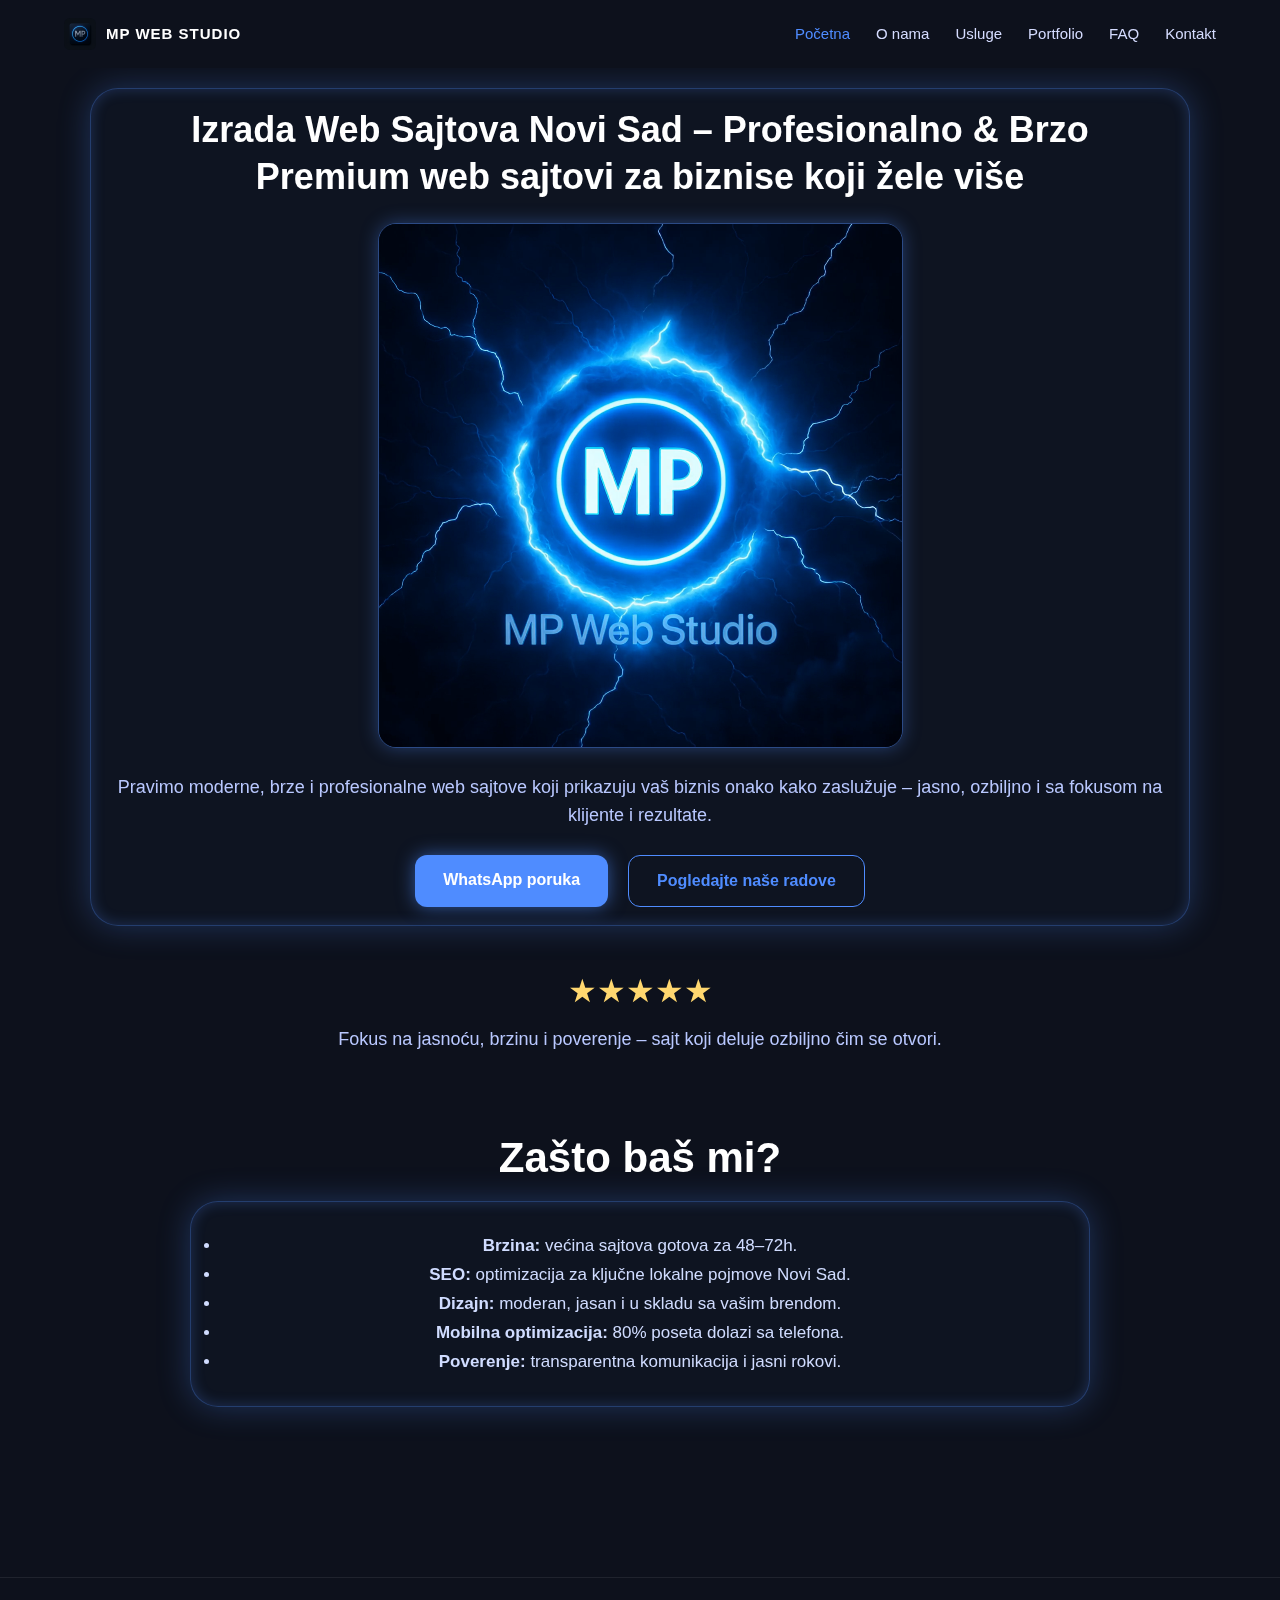
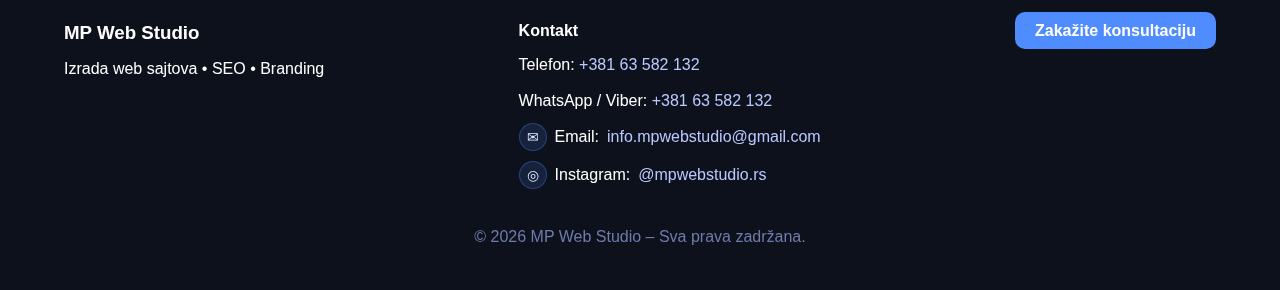
<file: index.html>
<!DOCTYPE html>
<html lang="sr">
<head>
<!-- Google tag (gtag.js) -->
<script async src="https://www.googletagmanager.com/gtag/js?id=G-QEXT642B7V"></script>
<script>
  window.dataLayer = window.dataLayer || [];
  function gtag(){dataLayer.push(arguments);}
  gtag('js', new Date());

  gtag('config', 'G-QEXT642B7V');
</script>

<meta charset="utf-8"/>
<meta content="width=device-width, initial-scale=1.0" name="viewport"/>
<!-- ===================== -->
<!-- ⭐ ULTRA JAK LOKALNI SEO ⭐ -->
<!-- ===================== -->
<title>Izrada Web Sajtova Novi Sad | MP Web Studio</title>
<meta content="Profesionalna izrada web sajtova Novi Sad. Brzi, moderni i SEO optimizovani sajtovi za lokalne biznise. Premium dizajn, jasna ponuda i rezultat na prvom mestu. MP Web Studio." name="description"/><link href="https://mpwebstudio.rs/" rel="canonical"/>
<meta content="izrada web sajtova novi sad, izrada sajtova novi sad, web dizajn novi sad, pravljenje sajtova novi sad, mp web studio" name="keywords"/>
<!-- OG -->
<meta content="website" property="og:type"/>
<meta content="Izrada Web Sajtova Novi Sad | MP Web Studio" property="og:title"/>
<meta content="Profesionalna izrada web sajtova Novi Sad. Brzi, moderni i SEO optimizovani sajtovi za lokalne biznise. Premium dizajn, jasna ponuda i rezultat na prvom mestu. MP Web Studio." property="og:description"/>
<meta content="https://mpwebstudio.rs/img/og-image.png" property="og:image"/>
<meta content="https://mpwebstudio.rs/" property="og:url"/>
<!-- Favicon -->
<link href="img/favicon-64.png" rel="icon" type="image/png"/>
<!-- Styles -->
<link href="style.css" rel="stylesheet"/>
<script type="application/ld+json">
{
  "@context": "https://schema.org",
  "@type": "WebSite",
  "@id": "https://mpwebstudio.rs/#website",
  "url": "https://mpwebstudio.rs/",
  "name": "MP Web Studio – izrada web sajtova Novi Sad",
  "description": "MP Web Studio – profesionalna izrada web sajtova za lokalne biznise u Novom Sadu. Moderne, brze i SEO optimizovane web stranice.",
  "inLanguage": "sr-RS"
}
</script>
<script type="application/ld+json">
{
  "@context": "https://schema.org",
  "@type": "LocalBusiness",
  "name": "MP Web Studio",
  "image": "https://mpwebstudio.rs/img/og-image.png",
  "url": "https://mpwebstudio.rs/",
  "telephone": "+38163582132",
  "email": "info.mpwebstudio@gmail.com",
  "address": {
    "@type": "PostalAddress",
    "addressLocality": "Novi Sad",
    "addressRegion": "Vojvodina",
    "addressCountry": "RS"
  },
  "priceRange": "$$",
  "description": "MP Web Studio – izrada profesionalnih web sajtova za lokalne biznise u Novom Sadu. Moderan dizajn, SEO optimizacija i brza isporuka uz fokus na rezultate."
}
</script>
<meta content="summary_large_image" name="twitter:card"/><meta content="Izrada Web Sajtova Novi Sad | MP Web Studio" name="twitter:title"/><meta content="Profesionalna izrada web sajtova Novi Sad. Brzi, moderni i SEO optimizovani sajtovi za lokalne biznise. Premium dizajn, jasna ponuda i rezultat na prvom mestu. MP Web Studio." name="twitter:description"/><meta content="https://mpwebstudio.rs/img/og-image.png" name="twitter:image"/></head>
<body>
<!-- ===================== -->
<!-- ⭐ HEADER ⭐ -->
<!-- ===================== -->
<header class="header">
<div class="container">
<div class="logo">
<img alt="MP Web Studio Logo" src="img/favicon-64.png"/>
<span>MP WEB STUDIO</span>
</div>
<nav class="nav">
<a class="active" href="index.html">Početna</a>
<a href="o-nama.html">O nama</a>
<a href="usluge.html">Usluge</a>
<a href="portfolio.html">Portfolio</a>
<a href="faq.html">FAQ</a>
<a href="kontakt.html">Kontakt</a>
</nav>
<div class="hamburger" id="hamburger">
<span></span><span></span><span></span>
</div>
</div>
</header>
<!-- MOBILE NAV -->
<div class="mobile-nav" id="mobileNav">
<a href="index.html">Početna</a>
<a href="o-nama.html">O nama</a>
<a href="usluge.html">Usluge</a>
<a href="portfolio.html">Portfolio</a>
<a href="faq.html">FAQ</a>
<a href="kontakt.html">Kontakt</a>
</div>
<!-- ===================== -->
<!-- ⭐ HERO SEKCIJA ⭐ -->
<!-- ===================== -->
<section class="hero">
<div class="hero-wrapper glow-frame">
<!-- ⭐ NASLOV IZNAD VIDEA -->
<h1 class="hero-title">
<strong>Izrada Web Sajtova Novi Sad – Profesionalno &amp; Brzo</strong>
      Premium web sajtovi za biznise koji žele više<br/>
</h1>
<!-- ⭐ HERO VIDEO – FULL WIDTH -->
<div class="hero-video-box">
<div class="video-frame">
<video autoplay="" loop="" muted="" playsinline="">
<source src="img/hero-video.mp4" type="video/mp4">
</source></video>
</div>
</div>
<!-- ⭐ TEKST ISPOD VIDEA -->
<p class="hero-subtitle">
      Pravimo moderne, brze i profesionalne web sajtove koji prikazuju vaš biznis onako kako zaslužuje –
      jasno, ozbiljno i sa fokusom na klijente i rezultate.
    </p>
<!-- ⭐ CTA DUGMAD -->
<div class="hero-buttons">
<a class="btn-primary" href="https://wa.me/38163582132" rel="noopener" target="_blank">
        WhatsApp poruka
      </a>
<a class="btn-secondary" href="portfolio.html">
        Pogledajte naše radove
      </a>
</div>
</div>
</section>
<!-- ===================== -->
<!-- ⭐ STARS / TRUST ⭐ -->
<!-- ===================== -->
<section class="trust">
<div class="trust-content">
<div class="stars">★★★★★</div>
<p class="trust-text">
        Fokus na jasnoću, brzinu i poverenje – sajt koji deluje ozbiljno čim se otvori.
      </p>
</div>
</section>
<!-- ===================== -->
<!-- ⭐ ZAŠTO MI ⭐ -->
<!-- ===================== -->
<section class="page-section">
<div class="container" style="max-width:900px;">
<h2 class="page-title">Zašto baš mi?</h2>
<div class="hero-wrapper" style="padding:30px;">
<ul style="color:#d0dcff; line-height:1.7; font-size:17px;">
<li><strong>Brzina:</strong> većina sajtova gotova za 48–72h.</li>
<li><strong>SEO:</strong> optimizacija za ključne lokalne pojmove Novi Sad.</li>
<li><strong>Dizajn:</strong> moderan, jasan i u skladu sa vašim brendom.</li>
<li><strong>Mobilna optimizacija:</strong> 80% poseta dolazi sa telefona.</li>
<li><strong>Poverenje:</strong> transparentna komunikacija i jasni rokovi.</li>
</ul>
</div>
</div>
</section>
<!-- ===================== -->
<!-- ⭐ FOOTER ⭐ -->
<!-- ===================== -->
<footer class="footer">
<div class="container footer-wrapper">
<div class="footer-col">
<h3>MP Web Studio</h3>
<p>Izrada web sajtova • SEO • Branding</p>
</div>
<div class="footer-col">
<h4>Kontakt</h4>
<p>Telefon: <a href="tel:+38163582132">+381 63 582 132</a></p>
<p>WhatsApp / Viber: <a href="https://wa.me/38163582132">+381 63 582 132</a></p>
<p><span class="footer-icon-link"><span class="footer-icon" aria-hidden="true">✉</span><span>Email:</span> <a href="mailto:info.mpwebstudio@gmail.com">info.mpwebstudio@gmail.com</a></span></p>
<p><span class="footer-icon-link"><span class="footer-icon" aria-hidden="true">◎</span><span>Instagram:</span> <a href="https://www.instagram.com/mpwebstudio.rs/" rel="noopener noreferrer" target="_blank">@mpwebstudio.rs</a></span></p>
</div>
<div class="footer-col">
<a class="footer-cta" href="kontakt.html">Zakažite konsultaciju</a>
</div>
</div>
<div class="footer-bottom">
      © 2026 MP Web Studio – Sva prava zadržana.
    </div>
</footer>
<!-- JS -->
<script>
    const hamburger = document.getElementById('hamburger');
    const mobileNav = document.getElementById('mobileNav');

    hamburger.addEventListener('click', () => {
      hamburger.classList.toggle('active');
      mobileNav.classList.toggle('active');
    });
  </script>
</body>
</html>
</file>
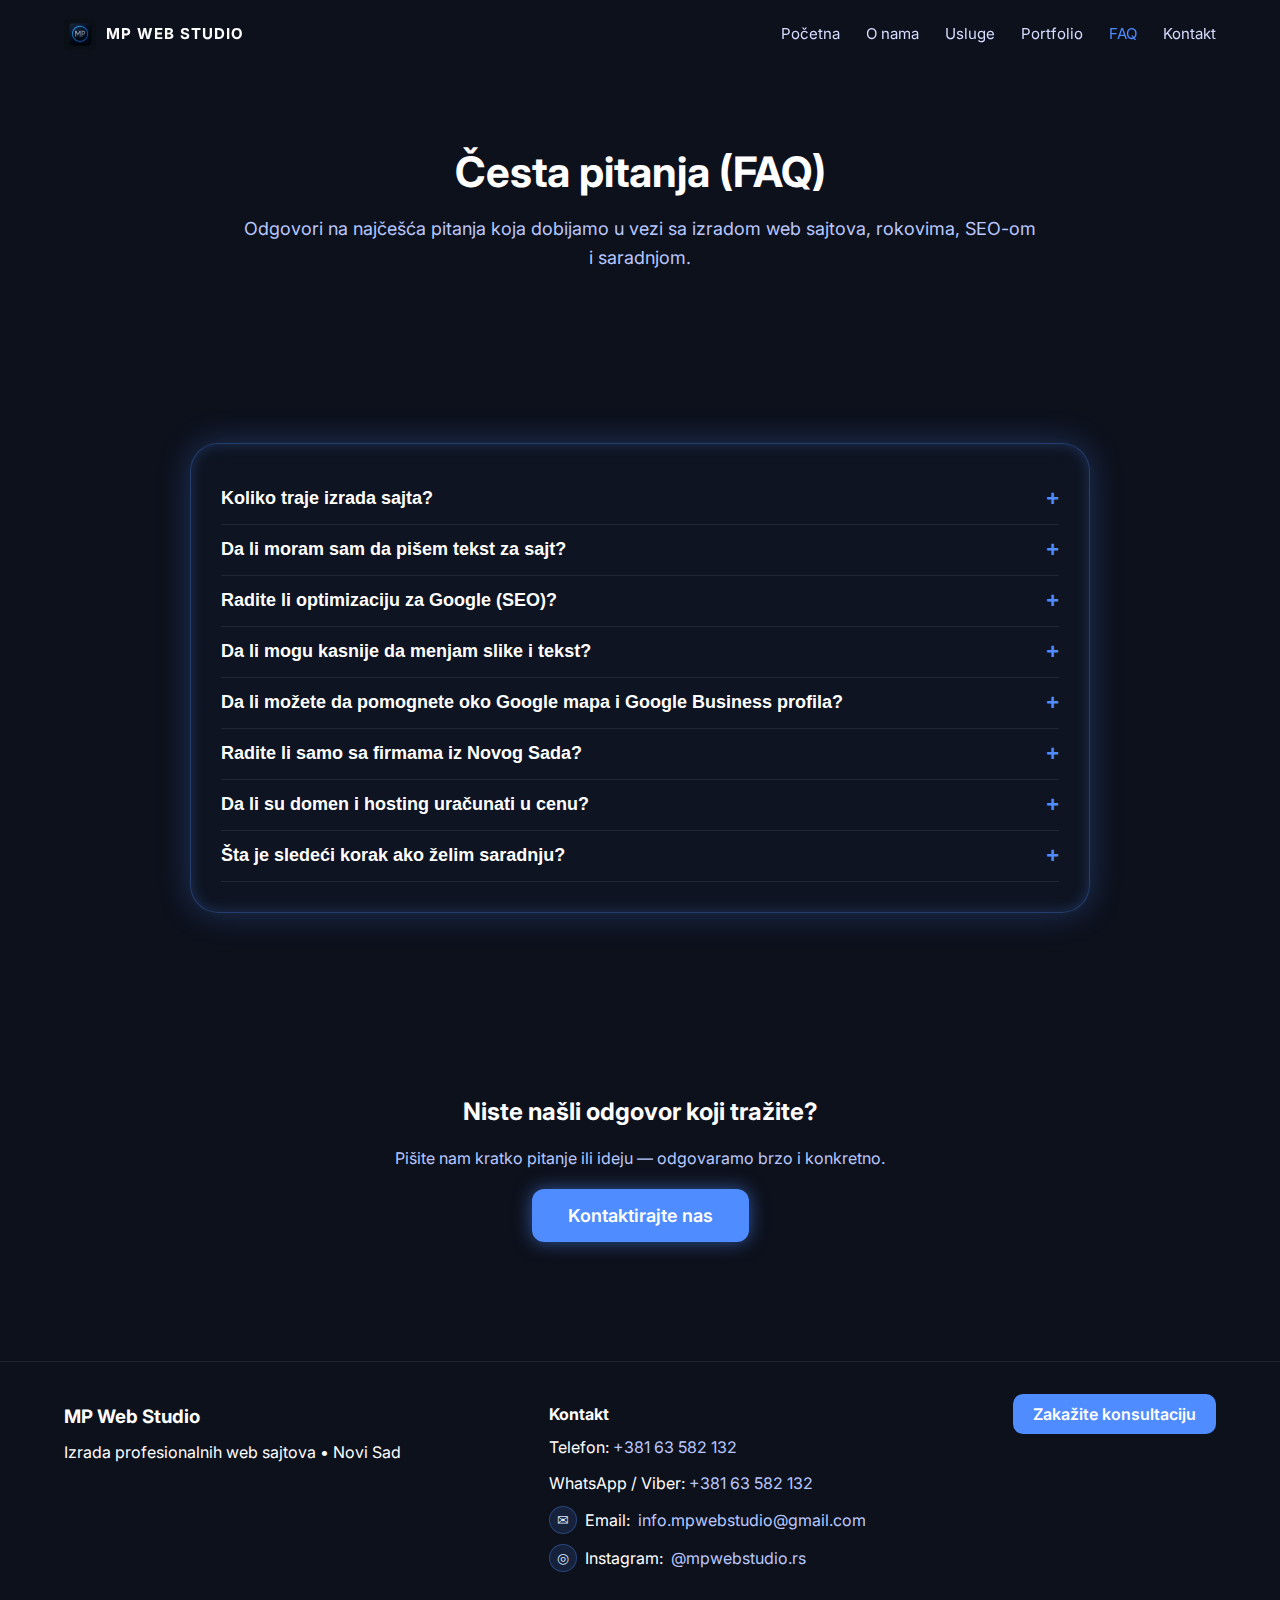
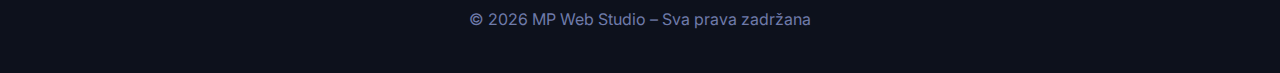
<file: faq.html>
<!DOCTYPE html>

<html lang="sr-RS">
<head>
<!-- Google tag (gtag.js) -->
<script async="" src="https://www.googletagmanager.com/gtag/js?id=G-QEXT642B7V"></script>
<script>
  window.dataLayer = window.dataLayer || [];
  function gtag(){dataLayer.push(arguments);}
  gtag('js', new Date());

  gtag('config', 'G-QEXT642B7V');
</script>
<meta charset="utf-8"/>
<meta content="width=device-width, initial-scale=1.0" name="viewport"/>
<title>FAQ | Česta pitanja | MP Web Studio – Izrada Web Sajtova Novi Sad</title>
<meta content="Česta pitanja o izradi web sajtova, rokovima, SEO optimizaciji, održavanju i saradnji sa MP Web Studio iz Novog Sada." name="description"/><link href="https://mpwebstudio.rs/faq.html" rel="canonical"/>
<link href="https://fonts.googleapis.com" rel="preconnect"/><link crossorigin="" href="https://fonts.gstatic.com" rel="preconnect"/><link href="img/favicon.ico" rel="icon" sizes="any"/><link href="img/favicon-32.png" rel="icon" sizes="32x32" type="image/png"/><link href="img/favicon-180.png" rel="apple-touch-icon" sizes="180x180"/><link href="https://fonts.googleapis.com/css2?family=Inter:wght@300;400;500;600;700;800&amp;display=swap" rel="stylesheet"/><link href="style.css" rel="stylesheet"/>
<!-- Lokalne stilizacije za FAQ accordion -->
<style>
    .faq-container {
      max-width: 900px;
      margin: 0 auto;
    }

    .faq-item {
      border-bottom: 1px solid rgba(255, 255, 255, 0.08);
      padding: 14px 0;
    }

    .faq-question {
      width: 100%;
      background: none;
      border: none;
      text-align: left;
      padding: 0;
      font-size: 18px;
      font-weight: 600;
      color: #ffffff;
      cursor: pointer;
      display: flex;
      justify-content: space-between;
      align-items: center;
      gap: 10px;
    }

    .faq-icon {
      font-size: 22px;
      line-height: 1;
      color: #4f8cff;
      flex-shrink: 0;
    }

    .faq-answer {
      max-height: 0;
      overflow: hidden;
      transition: max-height 0.25s ease-out;
      color: #b9c8ff;
      margin-top: 6px;
    }

    .faq-answer-inner {
      padding-right: 10px;
      padding-bottom: 6px;
    }

    .faq-item.active .faq-answer {
      /* kad je aktivan, JS mu postavlja max-height inline,
         ova klasa služi više za semantiku ako želiš kasnije da dodaš stil */
    }
  </style>
<script type="application/ld+json">
{
  "@context": "https://schema.org",
  "@type": "LocalBusiness",
  "name": "MP Web Studio",
  "image": "https://mpwebstudio.rs/img/og-image.jpg",
  "url": "https://mpwebstudio.rs/",
  "telephone": "+38163582132",
  "email": "info.mpwebstudio@gmail.com",
  "address": {
    "@type": "PostalAddress",
    "addressLocality": "Novi Sad",
    "addressRegion": "Vojvodina",
    "addressCountry": "RS"
  },
  "priceRange": "$$",
  "description": "MP Web Studio – izrada profesionalnih web sajtova za lokalne biznise u Novom Sadu. Moderan dizajn, SEO optimizacija i brza isporuka uz fokus na rezultate."
}
</script>
<meta content="FAQ | Česta pitanja | MP Web Studio – Izrada Web Sajtova Novi Sad" property="og:title"/><meta content="Česta pitanja o izradi web sajtova, rokovima, SEO optimizaciji, održavanju i saradnji sa MP Web Studio iz Novog Sada." property="og:description"/><meta content="website" property="og:type"/><meta content="https://mpwebstudio.rs/faq.html" property="og:url"/><meta content="https://mpwebstudio.rs/img/og-image.jpg" property="og:image"/><meta content="summary_large_image" name="twitter:card"/><meta content="FAQ | Česta pitanja | MP Web Studio – Izrada Web Sajtova Novi Sad" name="twitter:title"/><meta content="Česta pitanja o izradi web sajtova, rokovima, SEO optimizaciji, održavanju i saradnji sa MP Web Studio iz Novog Sada." name="twitter:description"/><meta content="https://mpwebstudio.rs/img/og-image.jpg" name="twitter:image"/><script type="application/ld+json">
{
  "@context": "https://schema.org",
  "@type": "FAQPage",
  "mainEntity": [
    {
      "@type": "Question",
      "name": "Koliko traje izrada sajta?",
      "acceptedAnswer": {
        "@type": "Answer",
        "text": "Za jednostavnije sajtove (START paket) rok je obično 3–7 dana od trenutka kada dobijemo sve informacije. Kod većih projekata rok dogovaramo individualno, ali uvek unapred."
      }
    },
    {
      "@type": "Question",
      "name": "Da li moram sam da pišem tekst za sajt?",
      "acceptedAnswer": {
        "@type": "Answer",
        "text": "Ne morate. Dovoljno je da nam napišete kratko čime se bavite, a mi pripremamo profesionalne tekstove prilagođene web formatu i SEO-u."
      }
    },
    {
      "@type": "Question",
      "name": "Radite li optimizaciju za Google (SEO)?",
      "acceptedAnswer": {
        "@type": "Answer",
        "text": "Da. Svaki sajt radimo sa osnovnim SEO-om — naslovi, opisi, struktura, ključne reči i interne veze. Za napredniji SEO možemo raditi i dodatno, po dogovoru."
      }
    },
    {
      "@type": "Question",
      "name": "Da li mogu kasnije da menjam slike i tekst?",
      "acceptedAnswer": {
        "@type": "Answer",
        "text": "Naravno. Radimo manje izmene besplatno ili periodično održavanje — po dogovoru, u zavisnosti od obima."
      }
    },
    {
      "@type": "Question",
      "name": "Da li možete da pomognete oko Google mapa i Google Business profila?",
      "acceptedAnswer": {
        "@type": "Answer",
        "text": "Da — pomažemo i oko Google Business profila, verifikacije, lokacije i pravilnog povezivanja sa sajtom, kao i oko prikaza na Google mapama."
      }
    },
    {
      "@type": "Question",
      "name": "Radite li samo sa firmama iz Novog Sada?",
      "acceptedAnswer": {
        "@type": "Answer",
        "text": "Ne — radimo i za klijente širom Srbije, ali nam je Novi Sad baza i poznajemo lokalno tržište najbolje, što je prednost kod lokalnog SEO-a."
      }
    },
    {
      "@type": "Question",
      "name": "Da li su domen i hosting uračunati u cenu?",
      "acceptedAnswer": {
        "@type": "Answer",
        "text": "Domen i hosting se najčešće plaćaju posebno, ali pomažemo oko izbora i kupovine najpovoljnije i najstabilnije opcije za vaš biznis."
      }
    },
    {
      "@type": "Question",
      "name": "Šta je sledeći korak ako želim saradnju?",
      "acceptedAnswer": {
        "@type": "Answer",
        "text": "Pošaljite kratku poruku na WhatsApp ili email o vašem biznisu — javljamo se sa predlogom strukture, okvirnom cenom i rokovima u roku od 15 minuta (tokom radnog vremena)."
      }
    }
  ]
}
</script>
</head>
<body>
<!-- HEADER -->
<header class="header">
<div class="container">
<div class="logo">
<img alt="MP Web Studio logo" src="img/favicon-64-1.png"/>
<span>MP WEB STUDIO</span>
</div>
<nav class="nav">
<a href="index.html">Početna</a>
<a href="o-nama.html">O nama</a>
<a href="usluge.html">Usluge</a>
<a href="portfolio.html">Portfolio</a>
<a aria-current="page" class="active" href="faq.html">FAQ</a>
<a href="kontakt.html">Kontakt</a>
</nav>
<button aria-controls="mobileNav" aria-expanded="false" aria-haspopup="true" aria-label="Otvori meni" class="hamburger" id="hamburger" title="Otvori meni" type="button">
<span></span><span></span><span></span>
</button>
</div>
</header>
<!-- MOBILE NAV -->
<div aria-hidden="true" aria-label="Mobilna navigacija" class="mobile-nav" id="mobileNav">
<a href="index.html">Početna</a>
<a href="o-nama.html">O nama</a>
<a href="usluge.html">Usluge</a>
<a href="portfolio.html">Portfolio</a>
<a aria-current="page" href="faq.html">FAQ</a>
<a href="kontakt.html">Kontakt</a>
</div>
<!-- PAGE HERO -->
<section class="page-section">
<h1 class="page-title">Česta pitanja (FAQ)</h1>
<p class="page-subtitle">
      Odgovori na najčešća pitanja koja dobijamo u vezi sa izradom web sajtova, rokovima, SEO-om i saradnjom.
    </p>
</section>
<!-- FAQ ACCORDION -->
<section class="page-section">
<div class="container faq-container">
<div class="hero-wrapper" style="padding:30px; text-align:left;">
<!-- Q1 -->
<div class="faq-item">
<button aria-controls="faq-answer-1" aria-expanded="false" class="faq-question" id="faq-question-1" type="button">
<span>Koliko traje izrada sajta?</span>
<span aria-hidden="true" class="faq-icon">+</span>
</button>
<div aria-labelledby="faq-question-1" class="faq-answer" hidden="" id="faq-answer-1" role="region">
<div class="faq-answer-inner">
              Za jednostavnije sajtove (START paket) rok je obično 3–7 dana od trenutka kada dobijemo sve informacije.
              Kod većih projekata rok dogovaramo individualno, ali uvek unapred.
            </div>
</div>
</div>
<!-- Q2 -->
<div class="faq-item">
<button aria-controls="faq-answer-2" aria-expanded="false" class="faq-question" id="faq-question-2" type="button">
<span>Da li moram sam da pišem tekst za sajt?</span>
<span aria-hidden="true" class="faq-icon">+</span>
</button>
<div aria-labelledby="faq-question-2" class="faq-answer" hidden="" id="faq-answer-2" role="region">
<div class="faq-answer-inner">
              Ne morate. Dovoljno je da nam napišete kratko čime se bavite, a mi pripremamo profesionalne tekstove
              prilagođene web formatu i SEO-u.
            </div>
</div>
</div>
<!-- Q3 -->
<div class="faq-item">
<button aria-controls="faq-answer-3" aria-expanded="false" class="faq-question" id="faq-question-3" type="button">
<span>Radite li optimizaciju za Google (SEO)?</span>
<span aria-hidden="true" class="faq-icon">+</span>
</button>
<div aria-labelledby="faq-question-3" class="faq-answer" hidden="" id="faq-answer-3" role="region">
<div class="faq-answer-inner">
              Da. Svaki sajt radimo sa osnovnim SEO-om — naslovi, opisi, struktura, ključne reči i interne veze.
              Za napredniji SEO možemo raditi i dodatno, po dogovoru.
            </div>
</div>
</div>
<!-- Q4 -->
<div class="faq-item">
<button aria-controls="faq-answer-4" aria-expanded="false" class="faq-question" id="faq-question-4" type="button">
<span>Da li mogu kasnije da menjam slike i tekst?</span>
<span aria-hidden="true" class="faq-icon">+</span>
</button>
<div aria-labelledby="faq-question-4" class="faq-answer" hidden="" id="faq-answer-4" role="region">
<div class="faq-answer-inner">
              Naravno. Radimo manje izmene besplatno ili periodično održavanje — po dogovoru, u zavisnosti od obima.
            </div>
</div>
</div>
<!-- Q5 -->
<div class="faq-item">
<button aria-controls="faq-answer-5" aria-expanded="false" class="faq-question" id="faq-question-5" type="button">
<span>Da li možete da pomognete oko Google mapa i Google Business profila?</span>
<span aria-hidden="true" class="faq-icon">+</span>
</button>
<div aria-labelledby="faq-question-5" class="faq-answer" hidden="" id="faq-answer-5" role="region">
<div class="faq-answer-inner">
              Da — pomažemo i oko Google Business profila, verifikacije, lokacije i pravilnog povezivanja sa sajtom,
              kao i oko prikaza na Google mapama.
            </div>
</div>
</div>
<!-- Q6 -->
<div class="faq-item">
<button aria-controls="faq-answer-6" aria-expanded="false" class="faq-question" id="faq-question-6" type="button">
<span>Radite li samo sa firmama iz Novog Sada?</span>
<span aria-hidden="true" class="faq-icon">+</span>
</button>
<div aria-labelledby="faq-question-6" class="faq-answer" hidden="" id="faq-answer-6" role="region">
<div class="faq-answer-inner">
              Ne — radimo i za klijente širom Srbije, ali nam je Novi Sad baza i poznajemo lokalno tržište najbolje,
              što je prednost kod lokalnog SEO-a.
            </div>
</div>
</div>
<!-- Q7 -->
<div class="faq-item">
<button aria-controls="faq-answer-7" aria-expanded="false" class="faq-question" id="faq-question-7" type="button">
<span>Da li su domen i hosting uračunati u cenu?</span>
<span aria-hidden="true" class="faq-icon">+</span>
</button>
<div aria-labelledby="faq-question-7" class="faq-answer" hidden="" id="faq-answer-7" role="region">
<div class="faq-answer-inner">
              Domen i hosting se najčešće plaćaju posebno, ali pomažemo oko izbora i kupovine najpovoljnije
              i najstabilnije opcije za vaš biznis.
            </div>
</div>
</div>
<!-- Q8 -->
<div class="faq-item">
<button aria-controls="faq-answer-8" aria-expanded="false" class="faq-question" id="faq-question-8" type="button">
<span>Šta je sledeći korak ako želim saradnju?</span>
<span aria-hidden="true" class="faq-icon">+</span>
</button>
<div aria-labelledby="faq-question-8" class="faq-answer" hidden="" id="faq-answer-8" role="region">
<div class="faq-answer-inner">
              Pošaljite kratku poruku na WhatsApp ili email o vašem biznisu — javljamo se sa predlogom strukture,
              okvirnom cenom i rokovima u roku od 15 minuta (tokom radnog vremena).
            </div>
</div>
</div>
</div>
</div>
</section>
<!-- CTA -->
<section class="page-section">
<div class="container" style="text-align:center; max-width:700px;">
<h2 style="color:#fff; margin-bottom:15px;">Niste našli odgovor koji tražite?</h2>
<p style="color:#b9c8ff; margin-bottom:30px;">
        Pišite nam kratko pitanje ili ideju — odgovaramo brzo i konkretno.
      </p>
<a class="btn-primary" href="kontakt.html" style="font-size:18px; padding:16px 36px;">
        Kontaktirajte nas
      </a>
</div>
</section>
<!-- FOOTER -->
<footer class="footer">
<div class="container footer-wrapper">
<div class="footer-col">
<h3>MP Web Studio</h3>
<p>Izrada profesionalnih web sajtova • Novi Sad</p>
</div>
<div class="footer-col">
<h4>Kontakt</h4>
<p>Telefon: <a href="tel:+38163582132">+381 63 582 132</a></p>
<p>WhatsApp / Viber: <a href="https://wa.me/38163582132">+381 63 582 132</a></p>
<p><span class="footer-icon-link"><span aria-hidden="true" class="footer-icon">✉</span><span>Email:</span> <a href="mailto:info.mpwebstudio@gmail.com">info.mpwebstudio@gmail.com</a></span></p>
<p><span class="footer-icon-link"><span aria-hidden="true" class="footer-icon">◎</span><span>Instagram:</span> <a href="https://www.instagram.com/mpwebstudio.rs/" rel="noopener noreferrer" target="_blank">@mpwebstudio.rs</a></span></p>
</div>
<div class="footer-col">
<a class="footer-cta" href="kontakt.html">Zakažite konsultaciju</a>
</div>
</div>
<div class="footer-bottom">
    © 2026 MP Web Studio – Sva prava zadržana
  </div>
</footer>
<!-- JS: hamburger + FAQ accordion -->
<script>
    (() => {
      const hamburger = document.getElementById('hamburger');
      const mobileNav = document.getElementById('mobileNav');

      const toggleMenu = (forceOpen) => {
        if (!hamburger || !mobileNav) return;
        const shouldOpen = typeof forceOpen === 'boolean' ? forceOpen : !mobileNav.classList.contains('active');
        hamburger.classList.toggle('active', shouldOpen);
        mobileNav.classList.toggle('active', shouldOpen);
        hamburger.setAttribute('aria-expanded', String(shouldOpen));
        hamburger.setAttribute('aria-label', shouldOpen ? 'Zatvori meni' : 'Otvori meni');
        hamburger.setAttribute('title', shouldOpen ? 'Zatvori meni' : 'Otvori meni');
        mobileNav.setAttribute('aria-hidden', String(!shouldOpen));
      };

      if (hamburger && mobileNav) {
        hamburger.addEventListener('click', () => toggleMenu());
        mobileNav.querySelectorAll('a').forEach(link => {
          link.addEventListener('click', () => toggleMenu(false));
        });
        document.addEventListener('keydown', (event) => {
          if (event.key === 'Escape') toggleMenu(false);
        });
      }

      const faqItems = document.querySelectorAll('.faq-item');

      faqItems.forEach((item) => {
        const question = item.querySelector('.faq-question');
        const answer = item.querySelector('.faq-answer');
        const icon = item.querySelector('.faq-icon');

        if (!question || !answer || !icon) return;

        question.addEventListener('click', () => {
          const isOpen = item.classList.contains('open');

          faqItems.forEach((faqItem) => {
            faqItem.classList.remove('open');
            const faqQuestion = faqItem.querySelector('.faq-question');
            const faqAnswer = faqItem.querySelector('.faq-answer');
            const faqIcon = faqItem.querySelector('.faq-icon');
            if (!faqQuestion || !faqAnswer || !faqIcon) return;
            faqAnswer.style.maxHeight = null;
            faqAnswer.hidden = true;
            faqQuestion.setAttribute('aria-expanded', 'false');
            faqIcon.textContent = '+';
          });

          if (!isOpen) {
            item.classList.add('open');
            answer.hidden = false;
            answer.style.maxHeight = answer.scrollHeight + 'px';
            question.setAttribute('aria-expanded', 'true');
            icon.textContent = '–';
          }
        });
      });
    })();
  </script>
</body>
</html>
</file>
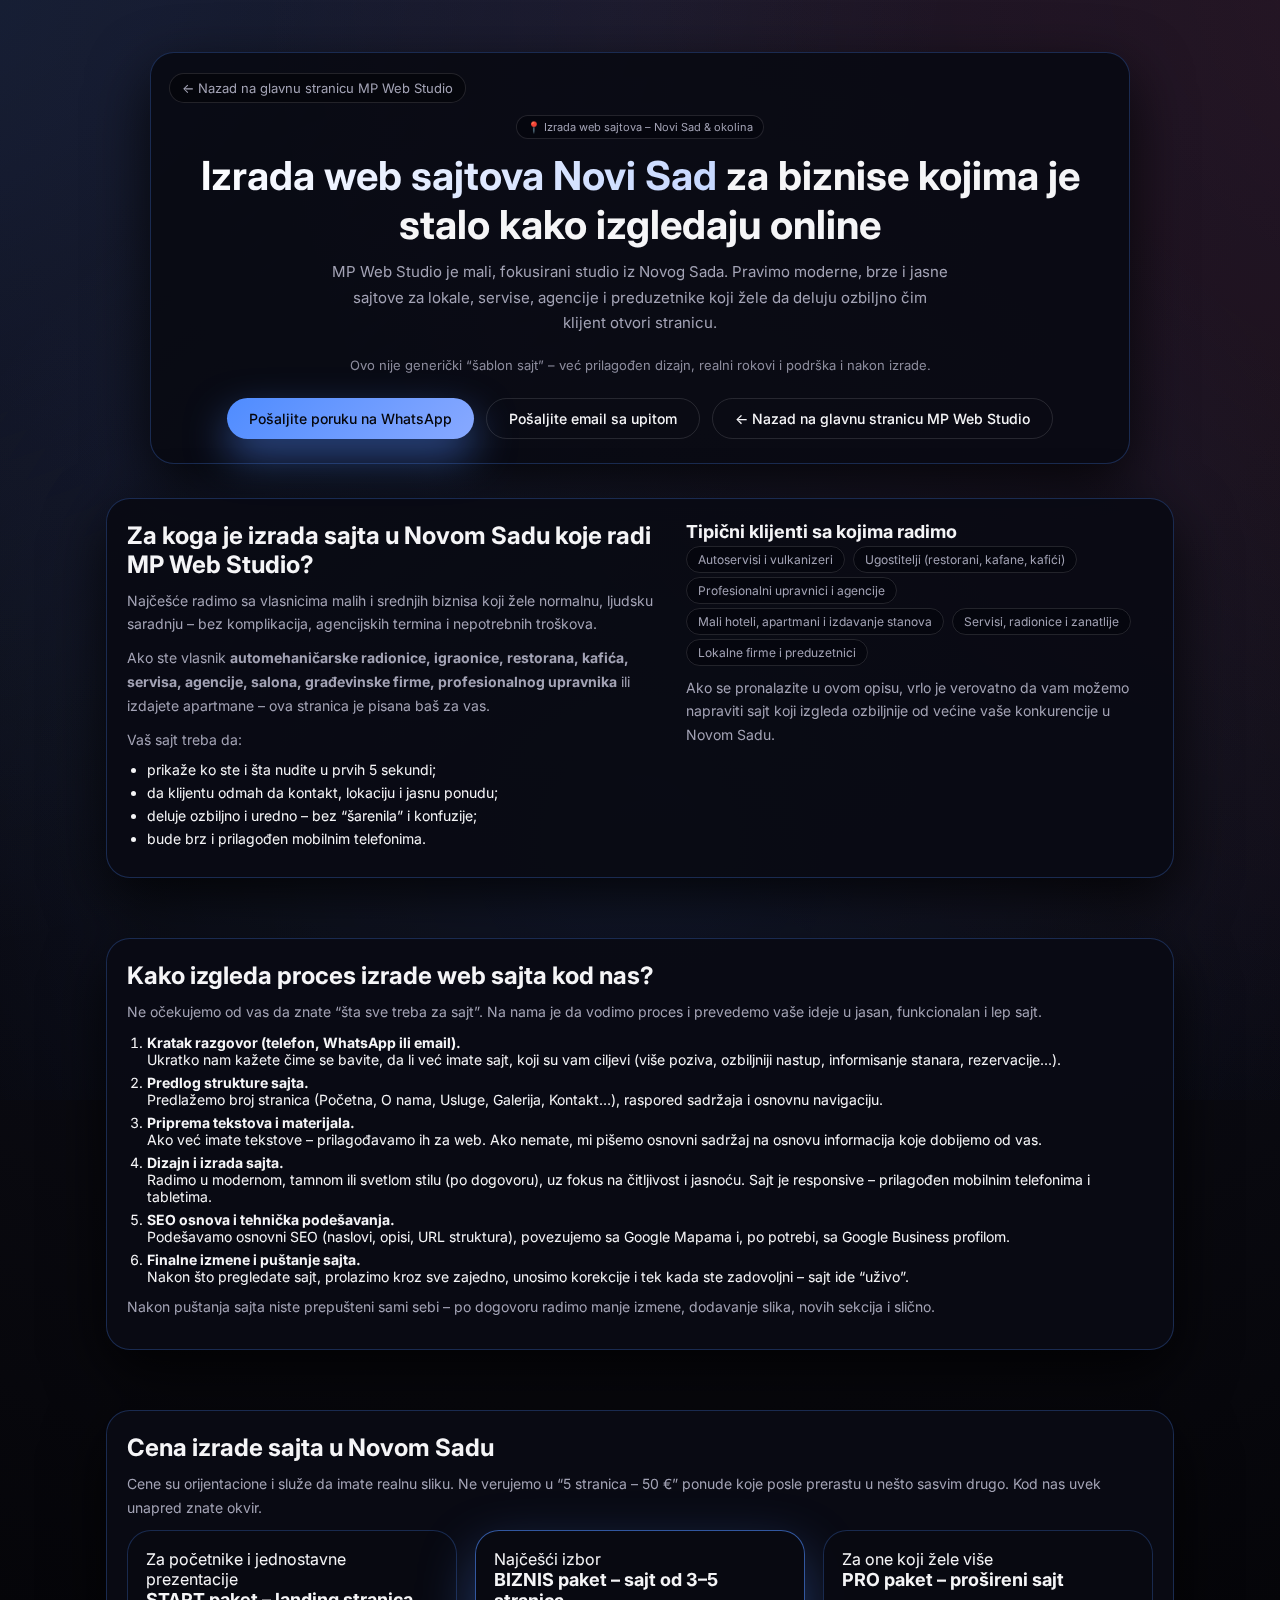
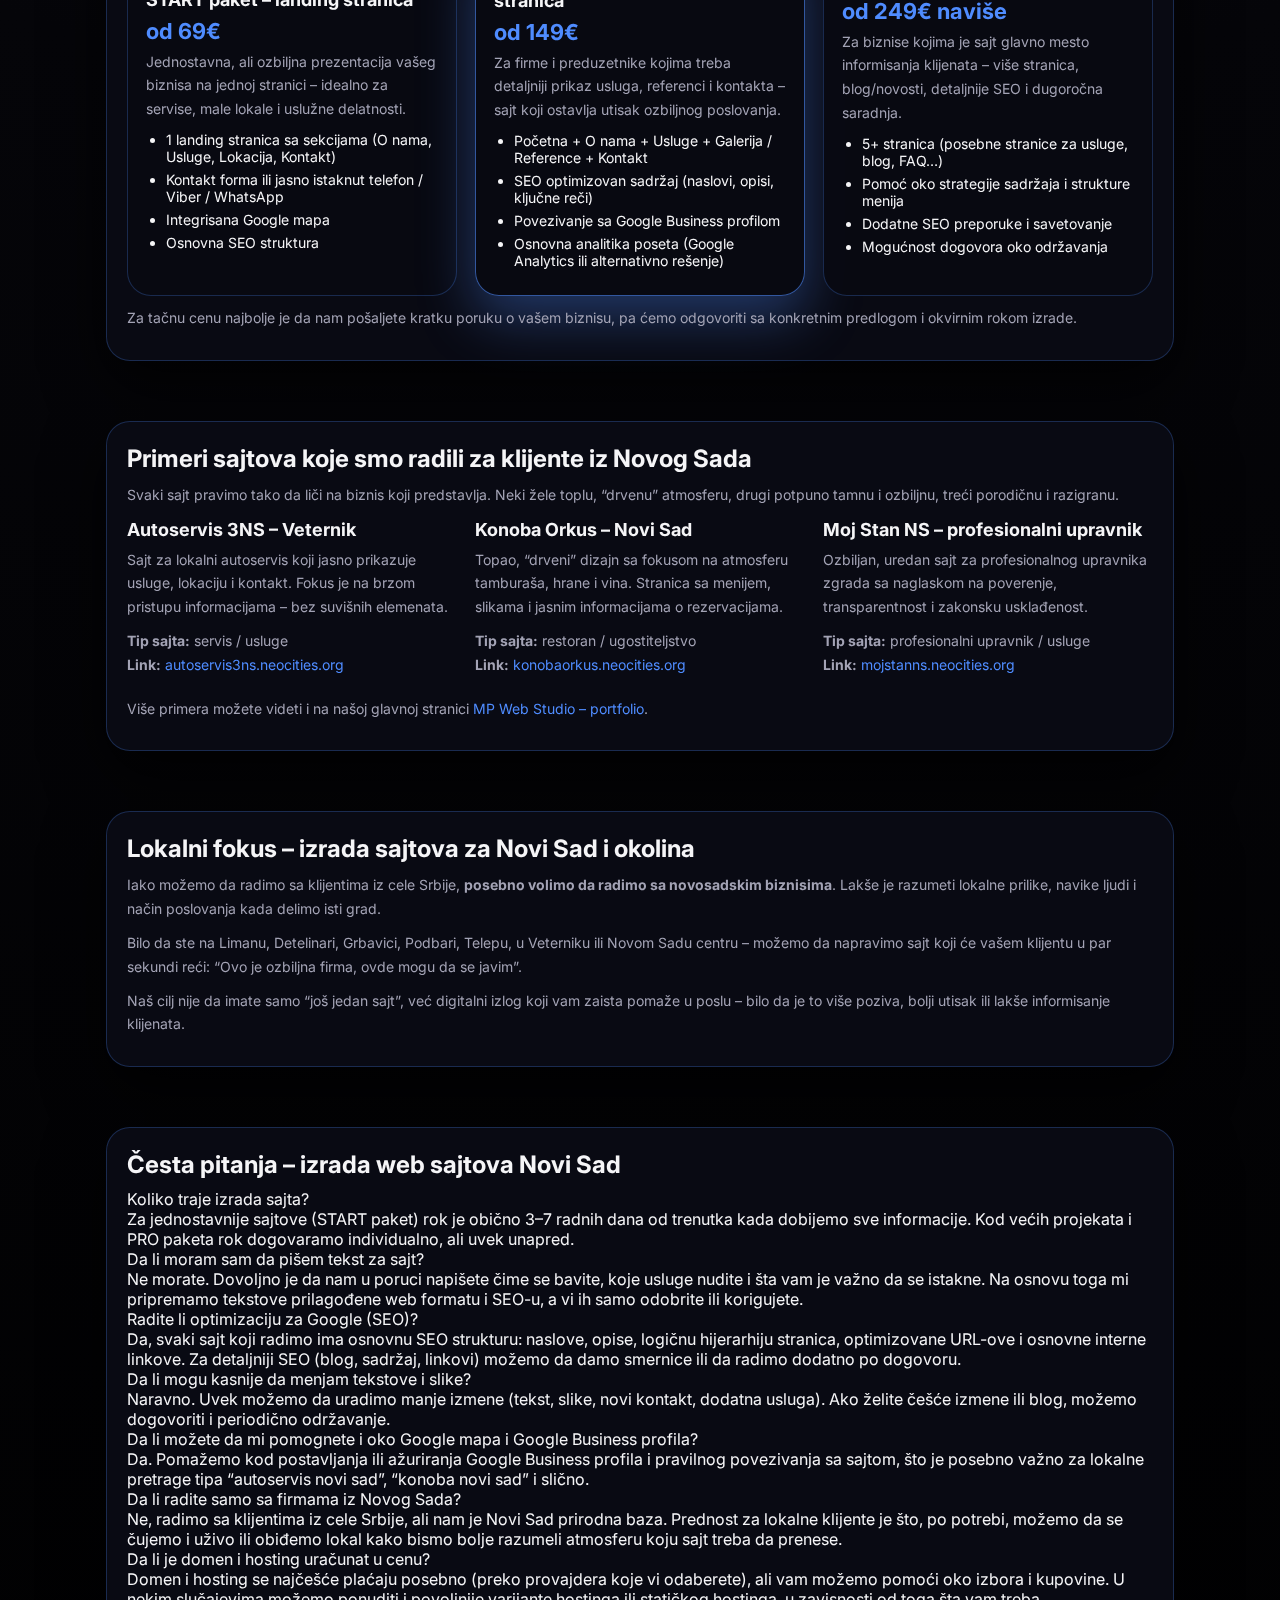
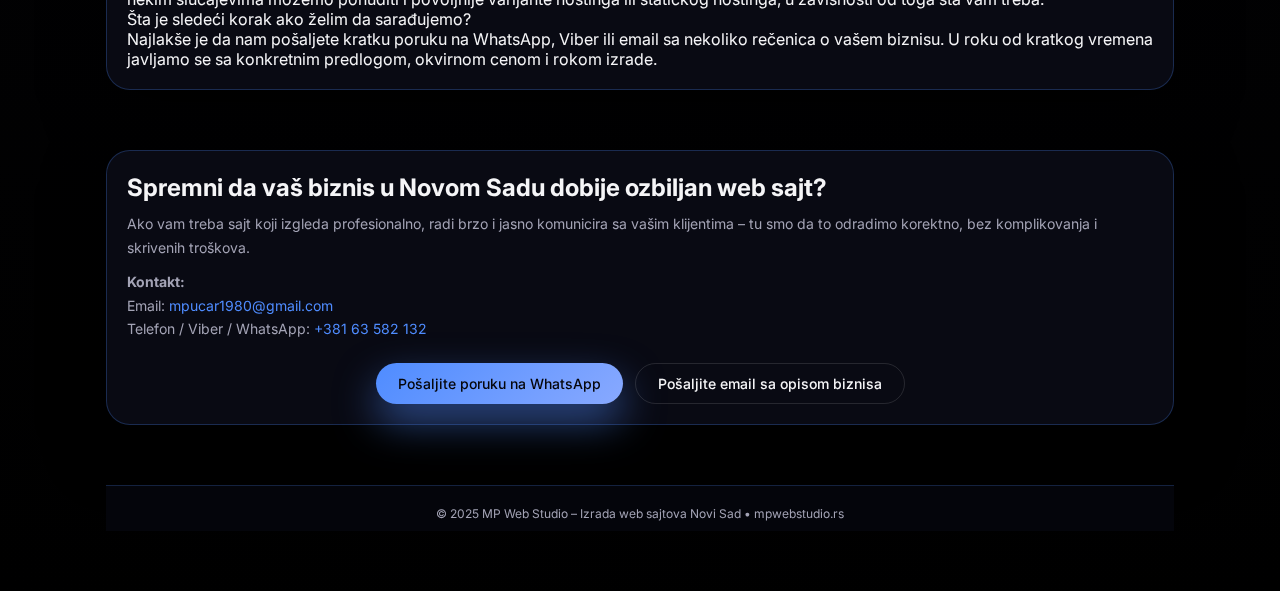
<file: izrada-web-sajtova-novi-sad.html>
<!DOCTYPE html>
<html lang="sr">
<head>
  <meta charset="UTF-8">
  <meta name="viewport" content="width=device-width, initial-scale=1.0">

  <title>Izrada web sajtova Novi Sad | MP Web Studio – Profesionalni web dizajn</title>

  <meta name="description"
        content="MP Web Studio – izrada web sajtova Novi Sad. Moderni, brzi i profesionalni sajtovi za lokalne biznise, preduzetnike i ugostitelje. Jasne cene, SEO optimizacija i realni rokovi.">
  <meta name="keywords"
        content="izrada web sajtova novi sad, izrada sajtova novi sad, pravljenje sajta novi sad, web dizajn novi sad, mp web studio, cena izrade sajta novi sad">

  <meta name="robots" content="index, follow">

  <!-- canonical ostaje na glavnu stranicu -->
  <link rel="canonical" href="https://mpwebstudio.rs/">

  <!-- Font -->
  <link href="https://fonts.googleapis.com/css2?family=Inter:wght@300;400;500;600;700&display=swap" rel="stylesheet" />

  <style>
    :root {
      --bg-main: #050509;
      --bg-card: #0b0b14;
      --accent: #4f8cff;
      --accent-soft: rgba(79, 140, 255, 0.32);
      --text-main: #f5f5f7;
      --text-muted: #a3a3b5;
      --border-soft: rgba(255, 255, 255, 0.12);
      --radius-xl: 24px;
      --shadow-soft: 0 22px 60px rgba(0,0,0,0.8);
    }

    * { margin: 0; padding: 0; box-sizing: border-box; }

    body {
      font-family: "Inter", system-ui, -apple-system, BlinkMacSystemFont, sans-serif;
      background: radial-gradient(circle at top, #151522 0, #050509 45%, #000 100%);
      color: var(--text-main);
      min-height: 100vh;
    }

    .bg-glow {
      position: fixed;
      inset: -200px;
      pointer-events: none;
      background:
        radial-gradient(circle at 0% 0%, rgba(79, 140, 255, 0.18), transparent 55%),
        radial-gradient(circle at 100% 10%, rgba(255, 90, 160, 0.12), transparent 60%),
        radial-gradient(circle at 50% 80%, rgba(79, 140, 255, 0.12), transparent 60%);
      opacity: 0.9;
      z-index: -1;
    }

    .page {
      max-width: 1100px;
      margin: 0 auto;
      padding: 26px 16px 60px;
    }

    a { color: var(--accent); text-decoration: none; }
    a:hover { color: #a9c3ff; }

    header {
      padding: 26px 16px 34px;
      text-align: center;
    }

    /* Novi okvir oko hero dela */
    .header-inner {
      background: rgba(9, 10, 20, 0.96);
      border-radius: var(--radius-xl);
      border: 1px solid rgba(79, 140, 255, 0.26);
      box-shadow: var(--shadow-soft);
      padding: 20px 18px 24px;
      max-width: 980px;
      margin: 0 auto;
    }

    /* Gornje malo dugme za povratak */
    .back-home-top {
      display: flex;
      justify-content: flex-start;
      margin-bottom: 12px;
    }

    .back-link-pill {
      display: inline-flex;
      align-items: center;
      gap: 6px;
      font-size: 13px;
      padding: 6px 12px;
      border-radius: 999px;
      border: 1px solid var(--border-soft);
      background: rgba(5, 5, 12, 0.9);
      color: var(--text-muted);
      text-decoration: none;
    }

    .back-link-pill:hover {
      background: rgba(79, 140, 255, 0.16);
      color: #ffffff;
    }

    .badge-city {
      display: inline-flex;
      align-items: center;
      gap: 6px;
      padding: 4px 10px;
      border-radius: 999px;
      border: 1px solid var(--border-soft);
      font-size: 11px;
      color: var(--text-muted);
      margin-bottom: 12px;
      background: rgba(5,5,14,0.8);
    }

    h1 {
      font-size: clamp(30px, 4.4vw, 40px);
      margin-bottom: 10px;
    }

    h1 span {
      background: linear-gradient(135deg, #ffffff, #c4d6ff);
      -webkit-background-clip: text;
      color: transparent;
    }

    .hero-subtitle {
      font-size: 15px;
      color: var(--text-muted);
      max-width: 620px;
      margin: 0 auto 18px;
      line-height: 1.7;
    }

    .hero-note {
      font-size: 13px;
      color: var(--text-muted);
      opacity: 0.85;
    }

    .hero-cta-row {
      margin-top: 22px;
      display: flex;
      flex-wrap: wrap;
      justify-content: center;
      gap: 12px;
    }

    .btn-primary, .btn-ghost {
      display: inline-flex;
      align-items: center;
      justify-content: center;
      gap: 6px;
      padding: 11px 22px;
      border-radius: 999px;
      font-size: 14px;
      font-weight: 500;
      cursor: pointer;
      border: none;
      text-decoration: none;
      transition: 0.25s ease;
      white-space: nowrap;
    }

    .btn-primary {
      background: linear-gradient(135deg, #4f8cff, #88a9ff);
      color: #050509;
      box-shadow: 0 18px 40px rgba(79, 140, 255, 0.5);
    }

    .btn-primary:hover {
      transform: translateY(-2px);
      box-shadow: 0 24px 55px rgba(79, 140, 255, 0.6);
    }

    .btn-ghost {
      background: transparent;
      border: 1px solid var(--border-soft);
      color: var(--text-main);
    }

    .btn-ghost:hover {
      background: rgba(79, 140, 255, 0.16);
      border-color: var(--accent-soft);
    }

    section { margin-bottom: 60px; }

    .section-card {
      background: rgba(9,10,20,0.96);
      border-radius: var(--radius-xl);
      border: 1px solid rgba(79,140,255,0.26);
      box-shadow: var(--shadow-soft);
      padding: 22px 20px 20px;
    }

    h2 {
      font-size: 24px;
      margin-bottom: 10px;
    }

    h3 {
      font-size: 18px;
      margin-bottom: 8px;
    }

    p {
      font-size: 14px;
      line-height: 1.7;
      color: var(--text-muted);
      margin-bottom: 10px;
    }

    ul, ol {
      font-size: 14px;
      color: var(--text-main);
      padding-left: 20px;
      margin: 8px 0 10px;
    }

    li { margin-bottom: 6px; }

    .two-cols {
      display: grid;
      grid-template-columns: minmax(0, 1.15fr) minmax(0, 1fr);
      gap: 22px;
    }

    .pill-list {
      list-style: none;
      padding-left: 0;
      display: flex;
      flex-wrap: wrap;
      gap: 8px;
    }
    .pill {
      border-radius: 999px;
      border: 1px solid var(--border-soft);
      padding: 5px 11px;
      font-size: 12px;
      background: rgba(5,5,14,0.9);
      color: var(--text-muted);
    }

    .pricing-grid {
      display: grid;
      grid-template-columns: repeat(auto-fit, minmax(260px, 1fr));
      gap: 18px;
      margin-top: 10px;
    }

    .pricing-card {
      background: rgba(8,9,18,0.96);
      border-radius: var(--radius-xl);
      border: 1px solid rgba(79,140,255,0.26);
      padding: 18px 18px 16px;
    }

    .pricing-card.highlight {
      border-color: rgba(79,140,255,0.6);
      box-shadow: 0 22px 55px rgba(79,140,255,0.35);
    }

    .price {
      font-size: 22px;
      font-weight: 700;
      color: var(--accent);
      margin-bottom: 6px;
    }

    .portfolio-grid {
      display: grid;
      grid-template-columns: repeat(auto-fit, minmax(260px, 1fr));
      gap: 18px;
      margin-top: 12px;
    }

    footer {
      margin-top: 30px;
      padding: 20px 10px 10px;
      text-align: center;
      font-size: 12px;
      color: var(--text-muted);
      border-top: 1px solid rgba(79,140,255,0.22);
      background: rgba(4,5,12,0.9);
      backdrop-filter: blur(16px);
    }

    @media (max-width: 900px) {
      .two-cols { grid-template-columns: 1fr; }
    }

    @media (max-width: 600px) {
      header { padding-top: 20px; }
      section { margin-bottom: 46px; }
      .header-inner { padding: 18px 14px 22px; }
      .back-home-top { justify-content: center; }
    }
  </style>
</head>

<body>
  <div class="bg-glow"></div>

  <div class="page">

    <header>
      <div class="header-inner">
        <div class="back-home-top">
          <a href="index.html" class="back-link-pill">
            ← Nazad na glavnu stranicu MP Web Studio
          </a>
        </div>

        <span class="badge-city">📍 Izrada web sajtova – Novi Sad &amp; okolina</span>
        <h1><span>Izrada web sajtova Novi Sad</span> za biznise kojima je stalo kako izgledaju online</h1>
        <p class="hero-subtitle">
          MP Web Studio je mali, fokusirani studio iz Novog Sada. Pravimo moderne, brze i jasne sajtove
          za lokale, servise, agencije i preduzetnike koji žele da deluju ozbiljno čim klijent otvori stranicu.
        </p>
        <p class="hero-note">
          Ovo nije generički “šablon sajt” – već prilagođen dizajn, realni rokovi i podrška i nakon izrade.
        </p>

        <div class="hero-cta-row">
          <a class="btn-primary" href="https://wa.me/38163582132" target="_blank" rel="noopener">
            Pošaljite poruku na WhatsApp
          </a>
          <a class="btn-ghost" href="mailto:mpucar1980@gmail.com">
            Pošaljite email sa upitom
          </a>
          <a class="btn-ghost" href="index.html">
            ← Nazad na glavnu stranicu MP Web Studio
          </a>
        </div>
      </div>
    </header>

    <!-- ZA KOGA JE OVA STRANICA -->
    <section>
      <div class="section-card two-cols">
        <div>
          <h2>Za koga je izrada sajta u Novom Sadu koje radi MP Web Studio?</h2>
          <p>
            Najčešće radimo sa vlasnicima malih i srednjih biznisa koji žele normalnu, ljudsku saradnju –
            bez komplikacija, agencijskih termina i nepotrebnih troškova.
          </p>
          <p>
            Ako ste vlasnik <strong>automehaničarske radionice, igraonice, restorana, kafića, servisa,
            agencije, salona, građevinske firme, profesionalnog upravnika</strong> ili izdajete apartmane –
            ova stranica je pisana baš za vas.
          </p>
          <p>
            Vaš sajt treba da:
          </p>
          <ul>
            <li>prikaže ko ste i šta nudite u prvih 5 sekundi;</li>
            <li>da klijentu odmah da kontakt, lokaciju i jasnu ponudu;</li>
            <li>deluje ozbiljno i uredno – bez “šarenila” i konfuzije;</li>
            <li>bude brz i prilagođen mobilnim telefonima.</li>
          </ul>
        </div>
        <div>
          <h3>Tipični klijenti sa kojima radimo</h3>
          <ul class="pill-list">
            <li><span class="pill">Autoservisi i vulkanizeri</span></li>
            <li><span class="pill">Ugostitelji (restorani, kafane, kafići)</span></li>
            <li><span class="pill">Profesionalni upravnici i agencije</span></li>
            <li><span class="pill">Mali hoteli, apartmani i izdavanje stanova</span></li>
            <li><span class="pill">Servisi, radionice i zanatlije</span></li>
            <li><span class="pill">Lokalne firme i preduzetnici</span></li>
          </ul>
          <p>
            Ako se pronalazite u ovom opisu, vrlo je verovatno da vam možemo napraviti sajt
            koji izgleda ozbiljnije od većine vaše konkurencije u Novom Sadu.
          </p>
        </div>
      </div>
    </section>

    <!-- PROCES -->
    <section>
      <div class="section-card">
        <h2>Kako izgleda proces izrade web sajta kod nas?</h2>
        <p>
          Ne očekujemo od vas da znate “šta sve treba za sajt”. Na nama je da vodimo proces
          i prevedemo vaše ideje u jasan, funkcionalan i lep sajt.
        </p>

        <ol>
          <li><strong>Kratak razgovor (telefon, WhatsApp ili email).</strong><br>
            Ukratko nam kažete čime se bavite, da li već imate sajt, koji su vam ciljevi
            (više poziva, ozbiljniji nastup, informisanje stanara, rezervacije...).
          </li>
          <li><strong>Predlog strukture sajta.</strong><br>
            Predlažemo broj stranica (Početna, O nama, Usluge, Galerija, Kontakt…),
            raspored sadržaja i osnovnu navigaciju.
          </li>
          <li><strong>Priprema tekstova i materijala.</strong><br>
            Ako već imate tekstove – prilagođavamo ih za web. Ako nemate, mi pišemo
            osnovni sadržaj na osnovu informacija koje dobijemo od vas.
          </li>
          <li><strong>Dizajn i izrada sajta.</strong><br>
            Radimo u modernom, tamnom ili svetlom stilu (po dogovoru), uz fokus na čitljivost
            i jasnoću. Sajt je responsive – prilagođen mobilnim telefonima i tabletima.
          </li>
          <li><strong>SEO osnova i tehnička podešavanja.</strong><br>
            Podešavamo osnovni SEO (naslovi, opisi, URL struktura), povezujemo sa Google Mapama
            i, po potrebi, sa Google Business profilom.
          </li>
          <li><strong>Finalne izmene i puštanje sajta.</strong><br>
            Nakon što pregledate sajt, prolazimo kroz sve zajedno, unosimo korekcije i
            tek kada ste zadovoljni – sajt ide “uživo”.
          </li>
        </ol>

        <p>
          Nakon puštanja sajta niste prepušteni sami sebi – po dogovoru radimo manje izmene,
          dodavanje slika, novih sekcija i slično.
        </p>
      </div>
    </section>

    <!-- CENE / PAKETI -->
    <section>
      <div class="section-card">
        <h2>Cena izrade sajta u Novom Sadu</h2>
        <p>
          Cene su orijentacione i služe da imate realnu sliku. Ne verujemo u “5 stranica – 50 €”
          ponude koje posle prerastu u nešto sasvim drugo. Kod nas uvek unapred znate okvir.
        </p>

        <div class="pricing-grid">
          <div class="pricing-card">
            <div class="tag">Za početnike i jednostavne prezentacije</div>
            <h3>START paket – landing stranica</h3>
            <div class="price">od 69€</div>
            <p>
              Jednostavna, ali ozbiljna prezentacija vašeg biznisa na jednoj stranici –
              idealno za servise, male lokale i uslužne delatnosti.
            </p>
            <ul>
              <li>1 landing stranica sa sekcijama (O nama, Usluge, Lokacija, Kontakt)</li>
              <li>Kontakt forma ili jasno istaknut telefon / Viber / WhatsApp</li>
              <li>Integrisana Google mapa</li>
              <li>Osnovna SEO struktura</li>
            </ul>
          </div>

          <div class="pricing-card highlight">
            <div class="tag">Najčešći izbor</div>
            <h3>BIZNIS paket – sajt od 3–5 stranica</h3>
            <div class="price">od 149€</div>
            <p>
              Za firme i preduzetnike kojima treba detaljniji prikaz usluga, referenci
              i kontakta – sajt koji ostavlja utisak ozbiljnog poslovanja.
            </p>
            <ul>
              <li>Početna + O nama + Usluge + Galerija / Reference + Kontakt</li>
              <li>SEO optimizovan sadržaj (naslovi, opisi, ključne reči)</li>
              <li>Povezivanje sa Google Business profilom</li>
              <li>Osnovna analitika poseta (Google Analytics ili alternativno rešenje)</li>
            </ul>
          </div>

          <div class="pricing-card">
            <div class="tag">Za one koji žele više</div>
            <h3>PRO paket – prošireni sajt</h3>
            <div class="price">od 249€ naviše</div>
            <p>
              Za biznise kojima je sajt glavno mesto informisanja klijenata – više stranica,
              blog/novosti, detaljnije SEO i dugoročna saradnja.
            </p>
            <ul>
              <li>5+ stranica (posebne stranice za usluge, blog, FAQ…)</li>
              <li>Pomoć oko strategije sadržaja i strukture menija</li>
              <li>Dodatne SEO preporuke i savetovanje</li>
              <li>Mogućnost dogovora oko održavanja</li>
            </ul>
          </div>
        </div>

        <p style="margin-top: 10px;">
          Za tačnu cenu najbolje je da nam pošaljete kratku poruku o vašem biznisu,
          pa ćemo odgovoriti sa konkretnim predlogom i okvirnim rokom izrade.
        </p>
      </div>
    </section>

    <!-- PORTFOLIO / CASE STUDIES -->
    <section>
      <div class="section-card">
        <h2>Primeri sajtova koje smo radili za klijente iz Novog Sada</h2>
        <p>
          Svaki sajt pravimo tako da liči na biznis koji predstavlja. Neki žele toplu,
          “drvenu” atmosferu, drugi potpuno tamnu i ozbiljnu, treći porodičnu i razigranu.
        </p>

        <div class="portfolio-grid">
          <div class="portfolio-item">
            <h3>Autoservis 3NS – Veternik</h3>
            <p>
              Sajt za lokalni autoservis koji jasno prikazuje usluge, lokaciju i kontakt.
              Fokus je na brzom pristupu informacijama – bez suvišnih elemenata.
            </p>
            <p>
              <strong>Tip sajta:</strong> servis / usluge<br>
              <strong>Link:</strong> <a href="https://autoservis3ns.neocities.org/" target="_blank" rel="noopener">
                autoservis3ns.neocities.org
              </a>
            </p>
          </div>

          <div class="portfolio-item">
            <h3>Konoba Orkus – Novi Sad</h3>
            <p>
              Topao, “drveni” dizajn sa fokusom na atmosferu tamburaša, hrane i vina.
              Stranica sa menijem, slikama i jasnim informacijama o rezervacijama.
            </p>
            <p>
              <strong>Tip sajta:</strong> restoran / ugostiteljstvo<br>
              <strong>Link:</strong> <a href="https://konobaorkus.neocities.org/" target="_blank" rel="noopener">
                konobaorkus.neocities.org
              </a>
            </p>
          </div>

          <div class="portfolio-item">
            <h3>Moj Stan NS – profesionalni upravnik</h3>
            <p>
              Ozbiljan, uredan sajt za profesionalnog upravnika zgrada sa naglaskom
              na poverenje, transparentnost i zakonsku usklađenost.
            </p>
            <p>
              <strong>Tip sajta:</strong> profesionalni upravnik / usluge<br>
              <strong>Link:</strong> <a href="https://mojstanns.neocities.org/" target="_blank" rel="noopener">
                mojstanns.neocities.org
              </a>
            </p>
          </div>
        </div>

        <p style="margin-top: 10px;">
          Više primera možete videti i na našoj glavnoj stranici
          <a href="index.html">MP Web Studio – portfolio</a>.
        </p>
      </div>
    </section>

    <!-- LOKALNI FOKUS -->
    <section>
      <div class="section-card">
        <h2>Lokalni fokus – izrada sajtova za Novi Sad i okolina</h2>
        <p>
          Iako možemo da radimo sa klijentima iz cele Srbije, <strong>posebno volimo da radimo sa
          novosadskim biznisima</strong>. Lakše je razumeti lokalne prilike, navike ljudi i način
          poslovanja kada delimo isti grad.
        </p>
        <p>
          Bilo da ste na Limanu, Detelinari, Grbavici, Podbari, Telepu, u Veterniku ili Novom
          Sadu centru – možemo da napravimo sajt koji će vašem klijentu u par sekundi reći:
          “Ovo je ozbiljna firma, ovde mogu da se javim”.
        </p>
        <p>
          Naš cilj nije da imate samo “još jedan sajt”, već digitalni izlog koji vam zaista
          pomaže u poslu – bilo da je to više poziva, bolji utisak ili lakše informisanje klijenata.
        </p>
      </div>
    </section>

    <!-- FAQ -->
    <section>
      <div class="section-card">
        <h2>Česta pitanja – izrada web sajtova Novi Sad</h2>

        <div class="faq-item">
          <div class="faq-q">Koliko traje izrada sajta?</div>
          <div class="faq-a">
            Za jednostavnije sajtove (START paket) rok je obično 3–7 radnih dana od trenutka
            kada dobijemo sve informacije. Kod većih projekata i PRO paketa rok dogovaramo
            individualno, ali uvek unapred.
          </div>
        </div>

        <div class="faq-item">
          <div class="faq-q">Da li moram sam da pišem tekst za sajt?</div>
          <div class="faq-a">
            Ne morate. Dovoljno je da nam u poruci napišete čime se bavite, koje usluge nudite
            i šta vam je važno da se istakne. Na osnovu toga mi pripremamo tekstove prilagođene
            web formatu i SEO-u, a vi ih samo odobrite ili korigujete.
          </div>
        </div>

        <div class="faq-item">
          <div class="faq-q">Radite li optimizaciju za Google (SEO)?</div>
          <div class="faq-a">
            Da, svaki sajt koji radimo ima osnovnu SEO strukturu: naslove, opise, logičnu
            hijerarhiju stranica, optimizovane URL-ove i osnovne interne linkove. Za detaljniji
            SEO (blog, sadržaj, linkovi) možemo da damo smernice ili da radimo dodatno po dogovoru.
          </div>
        </div>

        <div class="faq-item">
          <div class="faq-q">Da li mogu kasnije da menjam tekstove i slike?</div>
          <div class="faq-a">
            Naravno. Uvek možemo da uradimo manje izmene (tekst, slike, novi kontakt, dodatna
            usluga). Ako želite češće izmene ili blog, možemo dogovoriti i periodično održavanje.
          </div>
        </div>

        <div class="faq-item">
          <div class="faq-q">Da li možete da mi pomognete i oko Google mapa i Google Business profila?</div>
          <div class="faq-a">
            Da. Pomažemo kod postavljanja ili ažuriranja Google Business profila i pravilnog
            povezivanja sa sajtom, što je posebno važno za lokalne pretrage tipa
            “autoservis novi sad”, “konoba novi sad” i slično.
          </div>
        </div>

        <div class="faq-item">
          <div class="faq-q">Da li radite samo sa firmama iz Novog Sada?</div>
          <div class="faq-a">
            Ne, radimo sa klijentima iz cele Srbije, ali nam je Novi Sad prirodna baza.
            Prednost za lokalne klijente je što, po potrebi, možemo da se čujemo i uživo
            ili obiđemo lokal kako bismo bolje razumeli atmosferu koju sajt treba da prenese.
          </div>
        </div>

        <div class="faq-item">
          <div class="faq-q">Da li je domen i hosting uračunat u cenu?</div>
          <div class="faq-a">
            Domen i hosting se najčešće plaćaju posebno (preko provajdera koje vi odaberete),
            ali vam možemo pomoći oko izbora i kupovine. U nekim slučajevima možemo ponuditi
            i povoljnije varijante hostinga ili statičkog hostinga, u zavisnosti od toga šta vam treba.
          </div>
        </div>

        <div class="faq-item">
          <div class="faq-q">Šta je sledeći korak ako želim da sarađujemo?</div>
          <div class="faq-a">
            Najlakše je da nam pošaljete kratku poruku na WhatsApp, Viber ili email sa nekoliko
            rečenica o vašem biznisu. U roku od kratkog vremena javljamo se sa konkretnim predlogom,
            okvirnom cenom i rokom izrade.
          </div>
        </div>
      </div>
    </section>

    <!-- KONTAKT CTA -->
    <section>
      <div class="section-card">
        <h2>Spremni da vaš biznis u Novom Sadu dobije ozbiljan web sajt?</h2>
        <p>
          Ako vam treba sajt koji izgleda profesionalno, radi brzo i jasno komunicira sa vašim
          klijentima – tu smo da to odradimo korektno, bez komplikovanja i skrivenih troškova.
        </p>

        <p><strong>Kontakt:</strong><br>
          Email: <a href="mailto:mpucar1980@gmail.com">mpucar1980@gmail.com</a><br>
          Telefon / Viber / WhatsApp: <a href="tel:+38163582132">+381 63 582 132</a>
        </p>

        <div class="hero-cta-row">
          <a class="btn-primary" href="https://wa.me/38163582132" target="_blank" rel="noopener">
            Pošaljite poruku na WhatsApp
          </a>
          <a class="btn-ghost" href="mailto:mpucar1980@gmail.com">
            Pošaljite email sa opisom biznisa
          </a>
        </div>
      </div>
    </section>

    <footer>
      © 2025 MP Web Studio – Izrada web sajtova Novi Sad • mpwebstudio.rs
    </footer>
  </div>

  <!-- WebPage schema sa pojačanim lokalnim fokusom -->
  <script type="application/ld+json">
  {
    "@context": "https://schema.org",
    "@type": "WebPage",
    "name": "Izrada web sajtova Novi Sad",
    "url": "https://mpwebstudio.rs/izrada-web-sajtova-novi-sad.html",
    "description": "SEO landing stranica za izradu web sajtova i izradu sajtova u Novom Sadu. Moderni, brzi i profesionalni sajtovi za lokalne biznise.",
    "inLanguage": "sr-RS"
  }
  </script>

  <!-- FAQ schema ostaje (Google voli ovo!) -->
  <script type="application/ld+json">
  {
    "@context": "https://schema.org",
    "@type": "FAQPage",
    "mainEntity": [
      {
        "@type": "Question",
        "name": "Koliko traje izrada sajta?",
        "acceptedAnswer": {
          "@type": "Answer",
          "text": "Za jednostavnije sajtove rok je obično 3–7 radnih dana, a veći projekti se dogovaraju individualno."
        }
      },
      {
        "@type": "Question",
        "name": "Da li moram sam da pišem tekst za sajt?",
        "acceptedAnswer": {
          "@type": "Answer",
          "text": "Ne morate. Dovoljno je da nam ukratko opišete čime se bavite, a mi pripremamo tekstove prilagođene SEO-u i web formatu."
        }
      },
      {
        "@type": "Question",
        "name": "Radite li SEO optimizaciju?",
        "acceptedAnswer": {
          "@type": "Answer",
          "text": "Da, svaki sajt ima osnovnu SEO strukturu. Za napredniji SEO možemo raditi posebno po dogovoru."
        }
      },
      {
        "@type": "Question",
        "name": "Da li mogu kasnije da menjam slike i tekst?",
        "acceptedAnswer": {
          "@type": "Answer",
          "text": "Naravno. Radimo manje izmene po potrebi, a možemo i dugoročno održavanje."
        }
      }
    ]
  }
  </script>

</body>
</html>
</file>
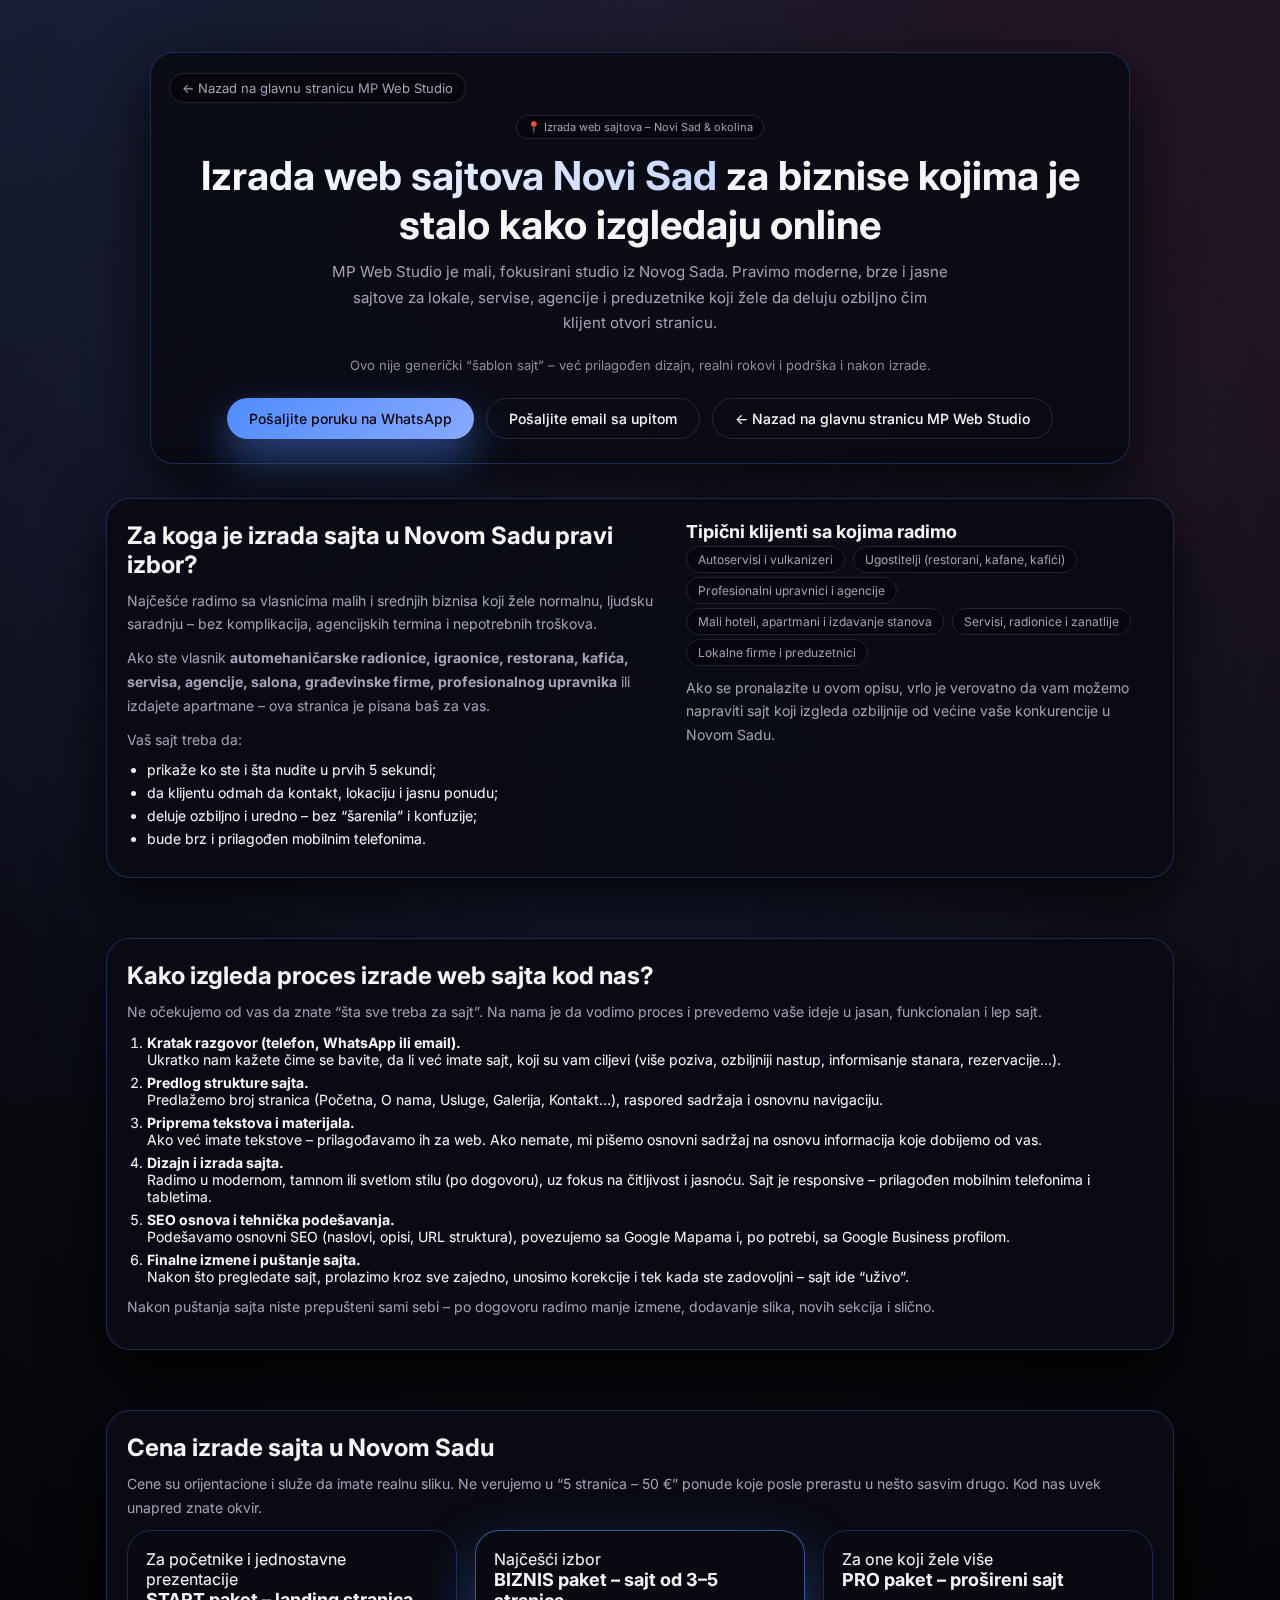
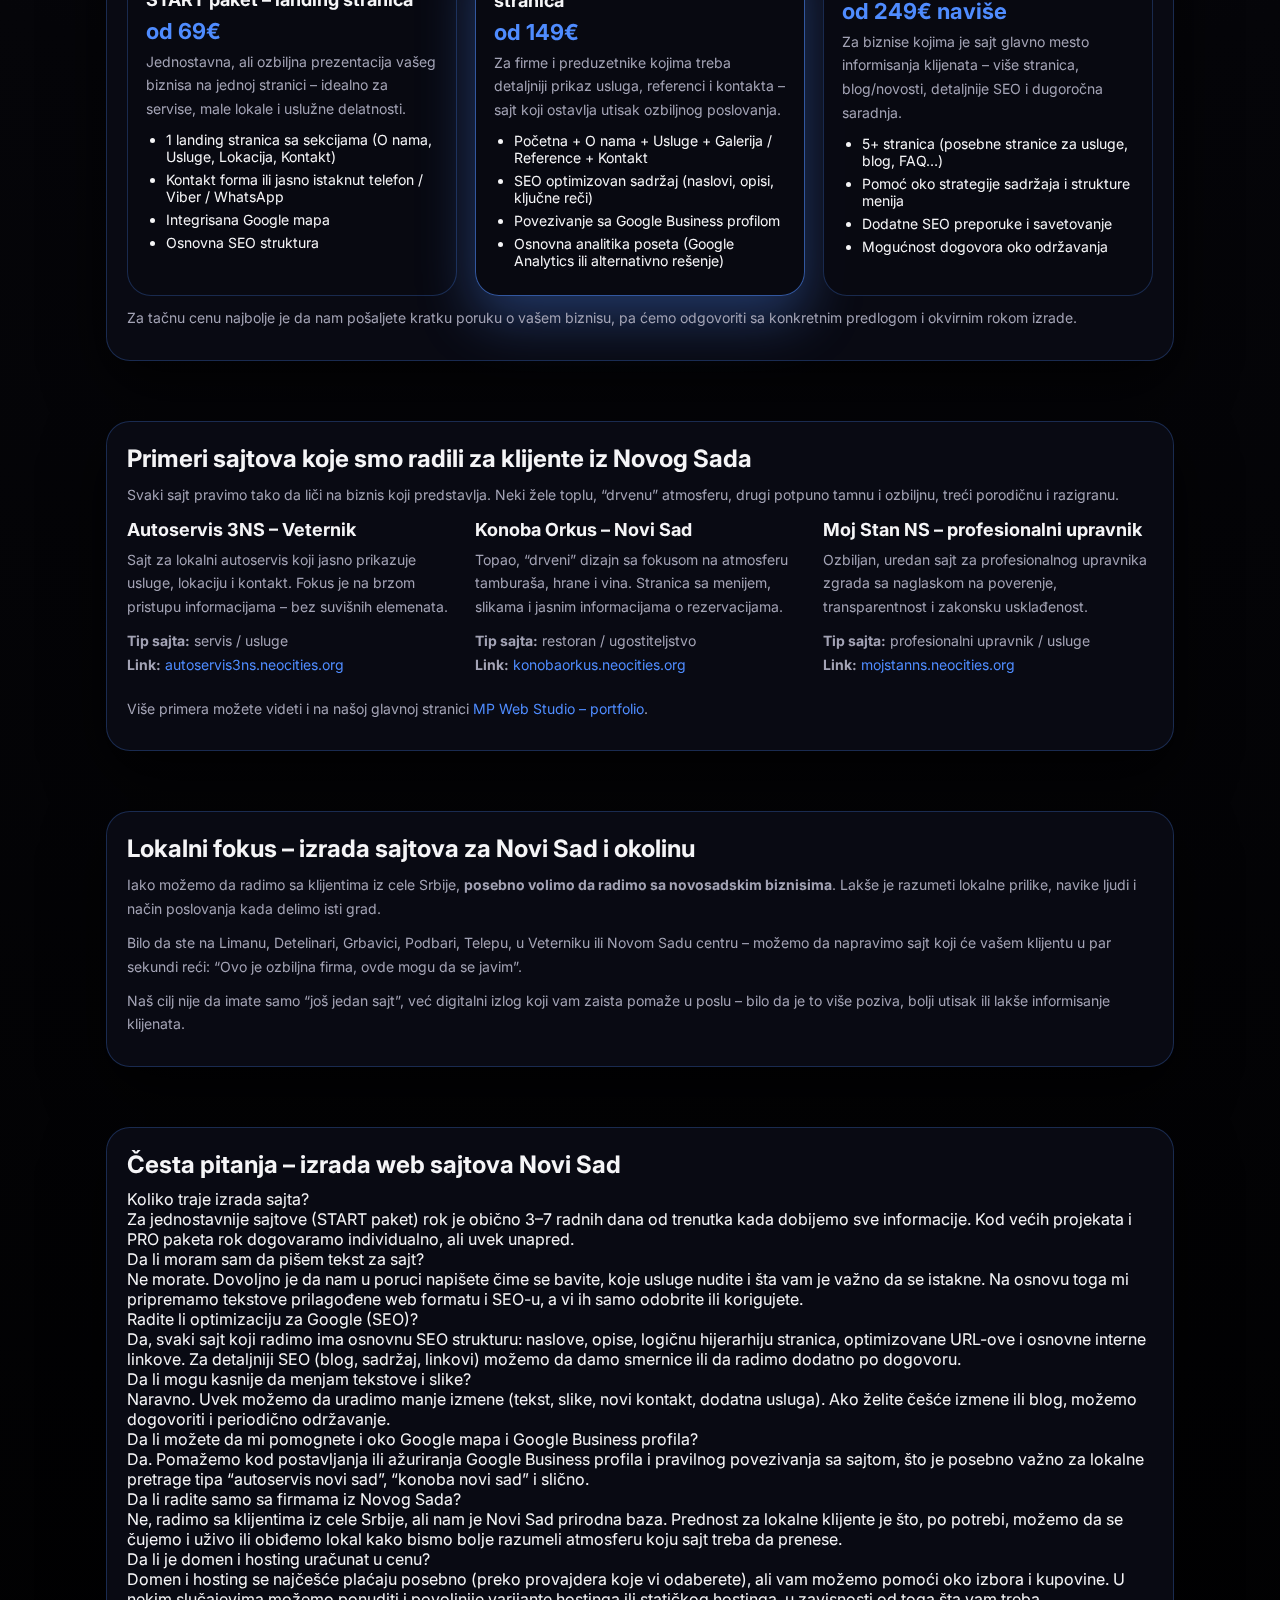
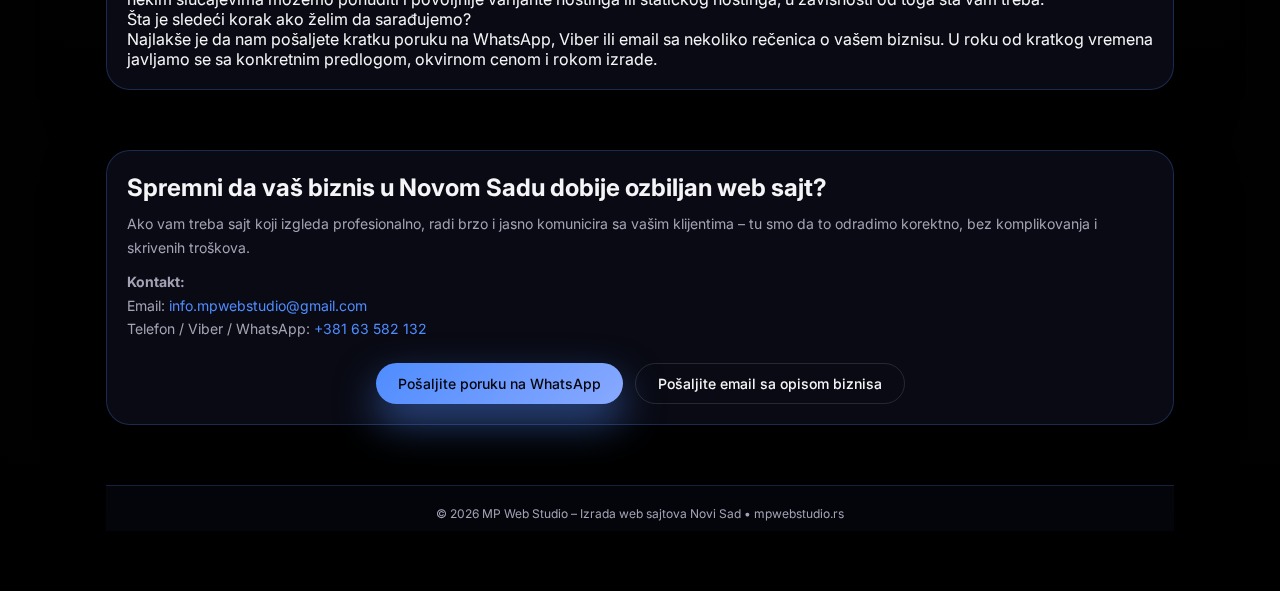
<file: kontakt.html>
<!DOCTYPE html>

<html lang="sr-RS">
<head>
<!-- Google tag (gtag.js) -->
<script async="" src="https://www.googletagmanager.com/gtag/js?id=G-QEXT642B7V"></script>
<script>
  window.dataLayer = window.dataLayer || [];
  function gtag(){dataLayer.push(arguments);}
  gtag('js', new Date());

  gtag('config', 'G-QEXT642B7V');
</script>
<meta charset="utf-8"/>
<meta content="width=device-width, initial-scale=1.0" name="viewport"/>
<title>Izrada web sajtova Novi Sad | MP Web Studio – Profesionalni web dizajn</title>
<link href="https://fonts.googleapis.com" rel="preconnect"/><link crossorigin="" href="https://fonts.gstatic.com" rel="preconnect"/><link href="img/favicon.ico" rel="icon" sizes="any"/><link href="img/favicon-32.png" rel="icon" sizes="32x32" type="image/png"/><link href="img/favicon-180.png" rel="apple-touch-icon" sizes="180x180"/><link href="https://fonts.googleapis.com/css2?family=Inter:wght@300;400;500;600;700;800&amp;display=swap" rel="stylesheet"/>
<meta content="MP Web Studio – izrada web sajtova Novi Sad. Moderni, brzi i profesionalni sajtovi za lokalne biznise, preduzetnike i ugostitelje. Jasne cene, SEO optimizacija i realni rokovi." name="description"/><link href="https://mpwebstudio.rs/izrada-web-sajtova-novi-sad.html" rel="canonical"/>
<meta content="izrada web sajtova novi sad, izrada sajtova novi sad, pravljenje sajta novi sad, web dizajn novi sad, mp web studio, cena izrade sajta novi sad" name="keywords"/>
<meta content="index, follow" name="robots"/>
<!-- Font -->
<style>
    :root {
      --bg-main: #050509;
      --bg-card: #0b0b14;
      --accent: #4f8cff;
      --accent-soft: rgba(79, 140, 255, 0.32);
      --text-main: #f5f5f7;
      --text-muted: #a3a3b5;
      --border-soft: rgba(255, 255, 255, 0.12);
      --radius-xl: 24px;
      --shadow-soft: 0 22px 60px rgba(0,0,0,0.8);
    }

    * { margin: 0; padding: 0; box-sizing: border-box; }

    body {
      font-family: "Inter", system-ui, -apple-system, BlinkMacSystemFont, sans-serif;
      background: radial-gradient(circle at top, #151522 0, #050509 45%, #000 100%);
      color: var(--text-main);
      min-height: 100vh;
    }

    .bg-glow {
      position: fixed;
      inset: -200px;
      pointer-events: none;
      background:
        radial-gradient(circle at 0% 0%, rgba(79, 140, 255, 0.18), transparent 55%),
        radial-gradient(circle at 100% 10%, rgba(255, 90, 160, 0.12), transparent 60%),
        radial-gradient(circle at 50% 80%, rgba(79, 140, 255, 0.12), transparent 60%);
      opacity: 0.9;
      z-index: -1;
    }

    .page {
      max-width: 1100px;
      margin: 0 auto;
      padding: 26px 16px 60px;
    }

    a { color: var(--accent); text-decoration: none; }
    a:hover { color: #a9c3ff; }

    header {
      padding: 26px 16px 34px;
      text-align: center;
    }

    /* Novi okvir oko hero dela */
    .header-inner {
      background: rgba(9, 10, 20, 0.96);
      border-radius: var(--radius-xl);
      border: 1px solid rgba(79, 140, 255, 0.26);
      box-shadow: var(--shadow-soft);
      padding: 20px 18px 24px;
      max-width: 980px;
      margin: 0 auto;
    }

    /* Gornje malo dugme za povratak */
    .back-home-top {
      display: flex;
      justify-content: flex-start;
      margin-bottom: 12px;
    }

    .back-link-pill {
      display: inline-flex;
      align-items: center;
      gap: 6px;
      font-size: 13px;
      padding: 6px 12px;
      border-radius: 999px;
      border: 1px solid var(--border-soft);
      background: rgba(5, 5, 12, 0.9);
      color: var(--text-muted);
      text-decoration: none;
    }

    .back-link-pill:hover {
      background: rgba(79, 140, 255, 0.16);
      color: #ffffff;
    }

    .badge-city {
      display: inline-flex;
      align-items: center;
      gap: 6px;
      padding: 4px 10px;
      border-radius: 999px;
      border: 1px solid var(--border-soft);
      font-size: 11px;
      color: var(--text-muted);
      margin-bottom: 12px;
      background: rgba(5,5,14,0.8);
    }

    h1 {
      font-size: clamp(30px, 4.4vw, 40px);
      margin-bottom: 10px;
    }

    h1 span {
      background: linear-gradient(135deg, #ffffff, #c4d6ff);
      -webkit-background-clip: text;
      color: transparent;
    }

    .hero-subtitle {
      font-size: 15px;
      color: var(--text-muted);
      max-width: 620px;
      margin: 0 auto 18px;
      line-height: 1.7;
    }

    .hero-note {
      font-size: 13px;
      color: var(--text-muted);
      opacity: 0.85;
    }

    .hero-cta-row {
      margin-top: 22px;
      display: flex;
      flex-wrap: wrap;
      justify-content: center;
      gap: 12px;
    }

    .btn-primary, .btn-ghost {
      display: inline-flex;
      align-items: center;
      justify-content: center;
      gap: 6px;
      padding: 11px 22px;
      border-radius: 999px;
      font-size: 14px;
      font-weight: 500;
      cursor: pointer;
      border: none;
      text-decoration: none;
      transition: 0.25s ease;
      white-space: nowrap;
    }

    .btn-primary {
      background: linear-gradient(135deg, #4f8cff, #88a9ff);
      color: #050509;
      box-shadow: 0 18px 40px rgba(79, 140, 255, 0.5);
    }

    .btn-primary:hover {
      transform: translateY(-2px);
      box-shadow: 0 24px 55px rgba(79, 140, 255, 0.6);
    }

    .btn-ghost {
      background: transparent;
      border: 1px solid var(--border-soft);
      color: var(--text-main);
    }

    .btn-ghost:hover {
      background: rgba(79, 140, 255, 0.16);
      border-color: var(--accent-soft);
    }

    section { margin-bottom: 60px; }

    .section-card {
      background: rgba(9,10,20,0.96);
      border-radius: var(--radius-xl);
      border: 1px solid rgba(79,140,255,0.26);
      box-shadow: var(--shadow-soft);
      padding: 22px 20px 20px;
    }

    h2 {
      font-size: 24px;
      margin-bottom: 10px;
    }

    h3 {
      font-size: 18px;
      margin-bottom: 8px;
    }

    p {
      font-size: 14px;
      line-height: 1.7;
      color: var(--text-muted);
      margin-bottom: 10px;
    }

    ul, ol {
      font-size: 14px;
      color: var(--text-main);
      padding-left: 20px;
      margin: 8px 0 10px;
    }

    li { margin-bottom: 6px; }

    .two-cols {
      display: grid;
      grid-template-columns: minmax(0, 1.15fr) minmax(0, 1fr);
      gap: 22px;
    }

    .pill-list {
      list-style: none;
      padding-left: 0;
      display: flex;
      flex-wrap: wrap;
      gap: 8px;
    }
    .pill {
      border-radius: 999px;
      border: 1px solid var(--border-soft);
      padding: 5px 11px;
      font-size: 12px;
      background: rgba(5,5,14,0.9);
      color: var(--text-muted);
    }

    .pricing-grid {
      display: grid;
      grid-template-columns: repeat(auto-fit, minmax(260px, 1fr));
      gap: 18px;
      margin-top: 10px;
    }

    .pricing-card {
      background: rgba(8,9,18,0.96);
      border-radius: var(--radius-xl);
      border: 1px solid rgba(79,140,255,0.26);
      padding: 18px 18px 16px;
    }

    .pricing-card.highlight {
      border-color: rgba(79,140,255,0.6);
      box-shadow: 0 22px 55px rgba(79,140,255,0.35);
    }

    .price {
      font-size: 22px;
      font-weight: 700;
      color: var(--accent);
      margin-bottom: 6px;
    }

    .portfolio-grid {
      display: grid;
      grid-template-columns: repeat(auto-fit, minmax(260px, 1fr));
      gap: 18px;
      margin-top: 12px;
    }

    footer {
      margin-top: 30px;
      padding: 20px 10px 10px;
      text-align: center;
      font-size: 12px;
      color: var(--text-muted);
      border-top: 1px solid rgba(79,140,255,0.22);
      background: rgba(4,5,12,0.9);
      backdrop-filter: blur(16px);
    }

    @media (max-width: 900px) {
      .two-cols { grid-template-columns: 1fr; }
    }

    @media (max-width: 600px) {
      header { padding-top: 20px; }
      section { margin-bottom: 46px; }
      .header-inner { padding: 18px 14px 22px; }
      .back-home-top { justify-content: center; }
    }
  </style>
<meta content="Izrada web sajtova Novi Sad | MP Web Studio – Profesionalni web dizajn" property="og:title"/><meta content="MP Web Studio – izrada web sajtova Novi Sad. Moderni, brzi i profesionalni sajtovi za lokalne biznise, preduzetnike i ugostitelje. Jasne cene, SEO optimizacija i realni rokovi." property="og:description"/><meta content="website" property="og:type"/><meta content="https://mpwebstudio.rs/izrada-web-sajtova-novi-sad.html" property="og:url"/><meta content="https://mpwebstudio.rs/img/og-image.jpg" property="og:image"/><meta content="summary_large_image" name="twitter:card"/><meta content="Izrada web sajtova Novi Sad | MP Web Studio – Profesionalni web dizajn" name="twitter:title"/><meta content="MP Web Studio – izrada web sajtova Novi Sad. Moderni, brzi i profesionalni sajtovi za lokalne biznise, preduzetnike i ugostitelje. Jasne cene, SEO optimizacija i realni rokovi." name="twitter:description"/><meta content="https://mpwebstudio.rs/img/og-image.jpg" name="twitter:image"/></head>
<body>
<div class="bg-glow"></div>
<div class="page">
<header>
<div class="header-inner">
<div class="back-home-top">
<a class="back-link-pill" href="index.html">
            ← Nazad na glavnu stranicu MP Web Studio
          </a>
</div>
<span class="badge-city">📍 Izrada web sajtova – Novi Sad &amp; okolina</span>
<h1><span>Izrada web sajtova Novi Sad</span> za biznise kojima je stalo kako izgledaju online</h1>
<p class="hero-subtitle">
          MP Web Studio je mali, fokusirani studio iz Novog Sada. Pravimo moderne, brze i jasne sajtove
          za lokale, servise, agencije i preduzetnike koji žele da deluju ozbiljno čim klijent otvori stranicu.
        </p>
<p class="hero-note">
          Ovo nije generički “šablon sajt” – već prilagođen dizajn, realni rokovi i podrška i nakon izrade.
        </p>
<div class="hero-cta-row">
<a class="btn-primary" href="https://wa.me/38163582132" rel="noopener" target="_blank">
            Pošaljite poruku na WhatsApp
          </a>
<a class="btn-ghost" href="mailto:info.mpwebstudio@gmail.com">
            Pošaljite email sa upitom
          </a>
<a class="btn-ghost" href="index.html">
            ← Nazad na glavnu stranicu MP Web Studio
          </a>
</div>
</div>
</header>
<!-- ZA KOGA JE OVA STRANICA -->
<section>
<div class="section-card two-cols">
<div>
<h2>Za koga je izrada sajta u Novom Sadu pravi izbor?</h2>
<p>
            Najčešće radimo sa vlasnicima malih i srednjih biznisa koji žele normalnu, ljudsku saradnju –
            bez komplikacija, agencijskih termina i nepotrebnih troškova.
          </p>
<p>
            Ako ste vlasnik <strong>automehaničarske radionice, igraonice, restorana, kafića, servisa,
            agencije, salona, građevinske firme, profesionalnog upravnika</strong> ili izdajete apartmane –
            ova stranica je pisana baš za vas.
          </p>
<p>
            Vaš sajt treba da:
          </p>
<ul>
<li>prikaže ko ste i šta nudite u prvih 5 sekundi;</li>
<li>da klijentu odmah da kontakt, lokaciju i jasnu ponudu;</li>
<li>deluje ozbiljno i uredno – bez “šarenila” i konfuzije;</li>
<li>bude brz i prilagođen mobilnim telefonima.</li>
</ul>
</div>
<div>
<h3>Tipični klijenti sa kojima radimo</h3>
<ul class="pill-list">
<li><span class="pill">Autoservisi i vulkanizeri</span></li>
<li><span class="pill">Ugostitelji (restorani, kafane, kafići)</span></li>
<li><span class="pill">Profesionalni upravnici i agencije</span></li>
<li><span class="pill">Mali hoteli, apartmani i izdavanje stanova</span></li>
<li><span class="pill">Servisi, radionice i zanatlije</span></li>
<li><span class="pill">Lokalne firme i preduzetnici</span></li>
</ul>
<p>
            Ako se pronalazite u ovom opisu, vrlo je verovatno da vam možemo napraviti sajt
            koji izgleda ozbiljnije od većine vaše konkurencije u Novom Sadu.
          </p>
</div>
</div>
</section>
<!-- PROCES -->
<section>
<div class="section-card">
<h2>Kako izgleda proces izrade web sajta kod nas?</h2>
<p>
          Ne očekujemo od vas da znate “šta sve treba za sajt”. Na nama je da vodimo proces
          i prevedemo vaše ideje u jasan, funkcionalan i lep sajt.
        </p>
<ol>
<li><strong>Kratak razgovor (telefon, WhatsApp ili email).</strong><br/>
            Ukratko nam kažete čime se bavite, da li već imate sajt, koji su vam ciljevi
            (više poziva, ozbiljniji nastup, informisanje stanara, rezervacije...).
          </li>
<li><strong>Predlog strukture sajta.</strong><br/>
            Predlažemo broj stranica (Početna, O nama, Usluge, Galerija, Kontakt…),
            raspored sadržaja i osnovnu navigaciju.
          </li>
<li><strong>Priprema tekstova i materijala.</strong><br/>
            Ako već imate tekstove – prilagođavamo ih za web. Ako nemate, mi pišemo
            osnovni sadržaj na osnovu informacija koje dobijemo od vas.
          </li>
<li><strong>Dizajn i izrada sajta.</strong><br/>
            Radimo u modernom, tamnom ili svetlom stilu (po dogovoru), uz fokus na čitljivost
            i jasnoću. Sajt je responsive – prilagođen mobilnim telefonima i tabletima.
          </li>
<li><strong>SEO osnova i tehnička podešavanja.</strong><br/>
            Podešavamo osnovni SEO (naslovi, opisi, URL struktura), povezujemo sa Google Mapama
            i, po potrebi, sa Google Business profilom.
          </li>
<li><strong>Finalne izmene i puštanje sajta.</strong><br/>
            Nakon što pregledate sajt, prolazimo kroz sve zajedno, unosimo korekcije i
            tek kada ste zadovoljni – sajt ide “uživo”.
          </li>
</ol>
<p>
          Nakon puštanja sajta niste prepušteni sami sebi – po dogovoru radimo manje izmene,
          dodavanje slika, novih sekcija i slično.
        </p>
</div>
</section>
<!-- CENE / PAKETI -->
<section>
<div class="section-card">
<h2>Cena izrade sajta u Novom Sadu</h2>
<p>
          Cene su orijentacione i služe da imate realnu sliku. Ne verujemo u “5 stranica – 50 €”
          ponude koje posle prerastu u nešto sasvim drugo. Kod nas uvek unapred znate okvir.
        </p>
<div class="pricing-grid">
<div class="pricing-card">
<div class="tag">Za početnike i jednostavne prezentacije</div>
<h3>START paket – landing stranica</h3>
<div class="price">od 69€</div>
<p>
              Jednostavna, ali ozbiljna prezentacija vašeg biznisa na jednoj stranici –
              idealno za servise, male lokale i uslužne delatnosti.
            </p>
<ul>
<li>1 landing stranica sa sekcijama (O nama, Usluge, Lokacija, Kontakt)</li>
<li>Kontakt forma ili jasno istaknut telefon / Viber / WhatsApp</li>
<li>Integrisana Google mapa</li>
<li>Osnovna SEO struktura</li>
</ul>
</div>
<div class="pricing-card highlight">
<div class="tag">Najčešći izbor</div>
<h3>BIZNIS paket – sajt od 3–5 stranica</h3>
<div class="price">od 149€</div>
<p>
              Za firme i preduzetnike kojima treba detaljniji prikaz usluga, referenci
              i kontakta – sajt koji ostavlja utisak ozbiljnog poslovanja.
            </p>
<ul>
<li>Početna + O nama + Usluge + Galerija / Reference + Kontakt</li>
<li>SEO optimizovan sadržaj (naslovi, opisi, ključne reči)</li>
<li>Povezivanje sa Google Business profilom</li>
<li>Osnovna analitika poseta (Google Analytics ili alternativno rešenje)</li>
</ul>
</div>
<div class="pricing-card">
<div class="tag">Za one koji žele više</div>
<h3>PRO paket – prošireni sajt</h3>
<div class="price">od 249€ naviše</div>
<p>
              Za biznise kojima je sajt glavno mesto informisanja klijenata – više stranica,
              blog/novosti, detaljnije SEO i dugoročna saradnja.
            </p>
<ul>
<li>5+ stranica (posebne stranice za usluge, blog, FAQ…)</li>
<li>Pomoć oko strategije sadržaja i strukture menija</li>
<li>Dodatne SEO preporuke i savetovanje</li>
<li>Mogućnost dogovora oko održavanja</li>
</ul>
</div>
</div>
<p style="margin-top: 10px;">
          Za tačnu cenu najbolje je da nam pošaljete kratku poruku o vašem biznisu,
          pa ćemo odgovoriti sa konkretnim predlogom i okvirnim rokom izrade.
        </p>
</div>
</section>
<!-- PORTFOLIO / CASE STUDIES -->
<section>
<div class="section-card">
<h2>Primeri sajtova koje smo radili za klijente iz Novog Sada</h2>
<p>
          Svaki sajt pravimo tako da liči na biznis koji predstavlja. Neki žele toplu,
          “drvenu” atmosferu, drugi potpuno tamnu i ozbiljnu, treći porodičnu i razigranu.
        </p>
<div class="portfolio-grid">
<div class="portfolio-item">
<h3>Autoservis 3NS – Veternik</h3>
<p>
              Sajt za lokalni autoservis koji jasno prikazuje usluge, lokaciju i kontakt.
              Fokus je na brzom pristupu informacijama – bez suvišnih elemenata.
            </p>
<p>
<strong>Tip sajta:</strong> servis / usluge<br/>
<strong>Link:</strong> <a href="https://autoservis3ns.neocities.org/" rel="noopener" target="_blank">
                autoservis3ns.neocities.org
              </a>
</p>
</div>
<div class="portfolio-item">
<h3>Konoba Orkus – Novi Sad</h3>
<p>
              Topao, “drveni” dizajn sa fokusom na atmosferu tamburaša, hrane i vina.
              Stranica sa menijem, slikama i jasnim informacijama o rezervacijama.
            </p>
<p>
<strong>Tip sajta:</strong> restoran / ugostiteljstvo<br/>
<strong>Link:</strong> <a href="https://konobaorkus.neocities.org/" rel="noopener" target="_blank">
                konobaorkus.neocities.org
              </a>
</p>
</div>
<div class="portfolio-item">
<h3>Moj Stan NS – profesionalni upravnik</h3>
<p>
              Ozbiljan, uredan sajt za profesionalnog upravnika zgrada sa naglaskom
              na poverenje, transparentnost i zakonsku usklađenost.
            </p>
<p>
<strong>Tip sajta:</strong> profesionalni upravnik / usluge<br/>
<strong>Link:</strong> <a href="https://mojstanns.neocities.org/" rel="noopener" target="_blank">
                mojstanns.neocities.org
              </a>
</p>
</div>
</div>
<p style="margin-top: 10px;">
          Više primera možete videti i na našoj glavnoj stranici
          <a href="index.html">MP Web Studio – portfolio</a>.
        </p>
</div>
</section>
<!-- LOKALNI FOKUS -->
<section>
<div class="section-card">
<h2>Lokalni fokus – izrada sajtova za Novi Sad i okolinu</h2>
<p>
          Iako možemo da radimo sa klijentima iz cele Srbije, <strong>posebno volimo da radimo sa
          novosadskim biznisima</strong>. Lakše je razumeti lokalne prilike, navike ljudi i način
          poslovanja kada delimo isti grad.
        </p>
<p>
          Bilo da ste na Limanu, Detelinari, Grbavici, Podbari, Telepu, u Veterniku ili Novom
          Sadu centru – možemo da napravimo sajt koji će vašem klijentu u par sekundi reći:
          “Ovo je ozbiljna firma, ovde mogu da se javim”.
        </p>
<p>
          Naš cilj nije da imate samo “još jedan sajt”, već digitalni izlog koji vam zaista
          pomaže u poslu – bilo da je to više poziva, bolji utisak ili lakše informisanje klijenata.
        </p>
</div>
</section>
<!-- FAQ -->
<section>
<div class="section-card">
<h2>Česta pitanja – izrada web sajtova Novi Sad</h2>
<div class="faq-item">
<div class="faq-q">Koliko traje izrada sajta?</div>
<div class="faq-a">
            Za jednostavnije sajtove (START paket) rok je obično 3–7 radnih dana od trenutka
            kada dobijemo sve informacije. Kod većih projekata i PRO paketa rok dogovaramo
            individualno, ali uvek unapred.
          </div>
</div>
<div class="faq-item">
<div class="faq-q">Da li moram sam da pišem tekst za sajt?</div>
<div class="faq-a">
            Ne morate. Dovoljno je da nam u poruci napišete čime se bavite, koje usluge nudite
            i šta vam je važno da se istakne. Na osnovu toga mi pripremamo tekstove prilagođene
            web formatu i SEO-u, a vi ih samo odobrite ili korigujete.
          </div>
</div>
<div class="faq-item">
<div class="faq-q">Radite li optimizaciju za Google (SEO)?</div>
<div class="faq-a">
            Da, svaki sajt koji radimo ima osnovnu SEO strukturu: naslove, opise, logičnu
            hijerarhiju stranica, optimizovane URL-ove i osnovne interne linkove. Za detaljniji
            SEO (blog, sadržaj, linkovi) možemo da damo smernice ili da radimo dodatno po dogovoru.
          </div>
</div>
<div class="faq-item">
<div class="faq-q">Da li mogu kasnije da menjam tekstove i slike?</div>
<div class="faq-a">
            Naravno. Uvek možemo da uradimo manje izmene (tekst, slike, novi kontakt, dodatna
            usluga). Ako želite češće izmene ili blog, možemo dogovoriti i periodično održavanje.
          </div>
</div>
<div class="faq-item">
<div class="faq-q">Da li možete da mi pomognete i oko Google mapa i Google Business profila?</div>
<div class="faq-a">
            Da. Pomažemo kod postavljanja ili ažuriranja Google Business profila i pravilnog
            povezivanja sa sajtom, što je posebno važno za lokalne pretrage tipa
            “autoservis novi sad”, “konoba novi sad” i slično.
          </div>
</div>
<div class="faq-item">
<div class="faq-q">Da li radite samo sa firmama iz Novog Sada?</div>
<div class="faq-a">
            Ne, radimo sa klijentima iz cele Srbije, ali nam je Novi Sad prirodna baza.
            Prednost za lokalne klijente je što, po potrebi, možemo da se čujemo i uživo
            ili obiđemo lokal kako bismo bolje razumeli atmosferu koju sajt treba da prenese.
          </div>
</div>
<div class="faq-item">
<div class="faq-q">Da li je domen i hosting uračunat u cenu?</div>
<div class="faq-a">
            Domen i hosting se najčešće plaćaju posebno (preko provajdera koje vi odaberete),
            ali vam možemo pomoći oko izbora i kupovine. U nekim slučajevima možemo ponuditi
            i povoljnije varijante hostinga ili statičkog hostinga, u zavisnosti od toga šta vam treba.
          </div>
</div>
<div class="faq-item">
<div class="faq-q">Šta je sledeći korak ako želim da sarađujemo?</div>
<div class="faq-a">
            Najlakše je da nam pošaljete kratku poruku na WhatsApp, Viber ili email sa nekoliko
            rečenica o vašem biznisu. U roku od kratkog vremena javljamo se sa konkretnim predlogom,
            okvirnom cenom i rokom izrade.
          </div>
</div>
</div>
</section>
<!-- KONTAKT CTA -->
<section>
<div class="section-card">
<h2>Spremni da vaš biznis u Novom Sadu dobije ozbiljan web sajt?</h2>
<p>
          Ako vam treba sajt koji izgleda profesionalno, radi brzo i jasno komunicira sa vašim
          klijentima – tu smo da to odradimo korektno, bez komplikovanja i skrivenih troškova.
        </p>
<p><strong>Kontakt:</strong><br/>
          Email: <a href="mailto:info.mpwebstudio@gmail.com">info.mpwebstudio@gmail.com</a><br/>
          Telefon / Viber / WhatsApp: <a href="tel:+38163582132">+381 63 582 132</a>
</p>
<div class="hero-cta-row">
<a class="btn-primary" href="https://wa.me/38163582132" rel="noopener" target="_blank">
            Pošaljite poruku na WhatsApp
          </a>
<a class="btn-ghost" href="mailto:info.mpwebstudio@gmail.com">
            Pošaljite email sa opisom biznisa
          </a>
</div>
</div>
</section>
<footer>
      © 2026 MP Web Studio – Izrada web sajtova Novi Sad • mpwebstudio.rs
    </footer>
</div>
<!-- WebPage schema sa pojačanim lokalnim fokusom -->
<script type="application/ld+json">
  {
    "@context": "https://schema.org",
    "@type": "WebPage",
    "name": "Izrada web sajtova Novi Sad",
    "url": "https://mpwebstudio.rs/izrada-web-sajtova-novi-sad.html",
    "description": "SEO landing stranica za izradu web sajtova i izradu sajtova u Novom Sadu. Moderni, brzi i profesionalni sajtovi za lokalne biznise.",
    "inLanguage": "sr-RS"
  }
  </script>
<!-- FAQ schema ostaje (Google voli ovo!) -->
<script type="application/ld+json">
  {
    "@context": "https://schema.org",
    "@type": "FAQPage",
    "mainEntity": [
      {
        "@type": "Question",
        "name": "Koliko traje izrada sajta?",
        "acceptedAnswer": {
          "@type": "Answer",
          "text": "Za jednostavnije sajtove rok je obično 3–7 radnih dana, a veći projekti se dogovaraju individualno."
        }
      },
      {
        "@type": "Question",
        "name": "Da li moram sam da pišem tekst za sajt?",
        "acceptedAnswer": {
          "@type": "Answer",
          "text": "Ne morate. Dovoljno je da nam ukratko opišete čime se bavite, a mi pripremamo tekstove prilagođene SEO-u i web formatu."
        }
      },
      {
        "@type": "Question",
        "name": "Radite li SEO optimizaciju?",
        "acceptedAnswer": {
          "@type": "Answer",
          "text": "Da, svaki sajt ima osnovnu SEO strukturu. Za napredniji SEO možemo raditi posebno po dogovoru."
        }
      },
      {
        "@type": "Question",
        "name": "Da li mogu kasnije da menjam slike i tekst?",
        "acceptedAnswer": {
          "@type": "Answer",
          "text": "Naravno. Radimo manje izmene po potrebi, a možemo i dugoročno održavanje."
        }
      }
    ]
  }
  </script>
</body>
</html>
</file>
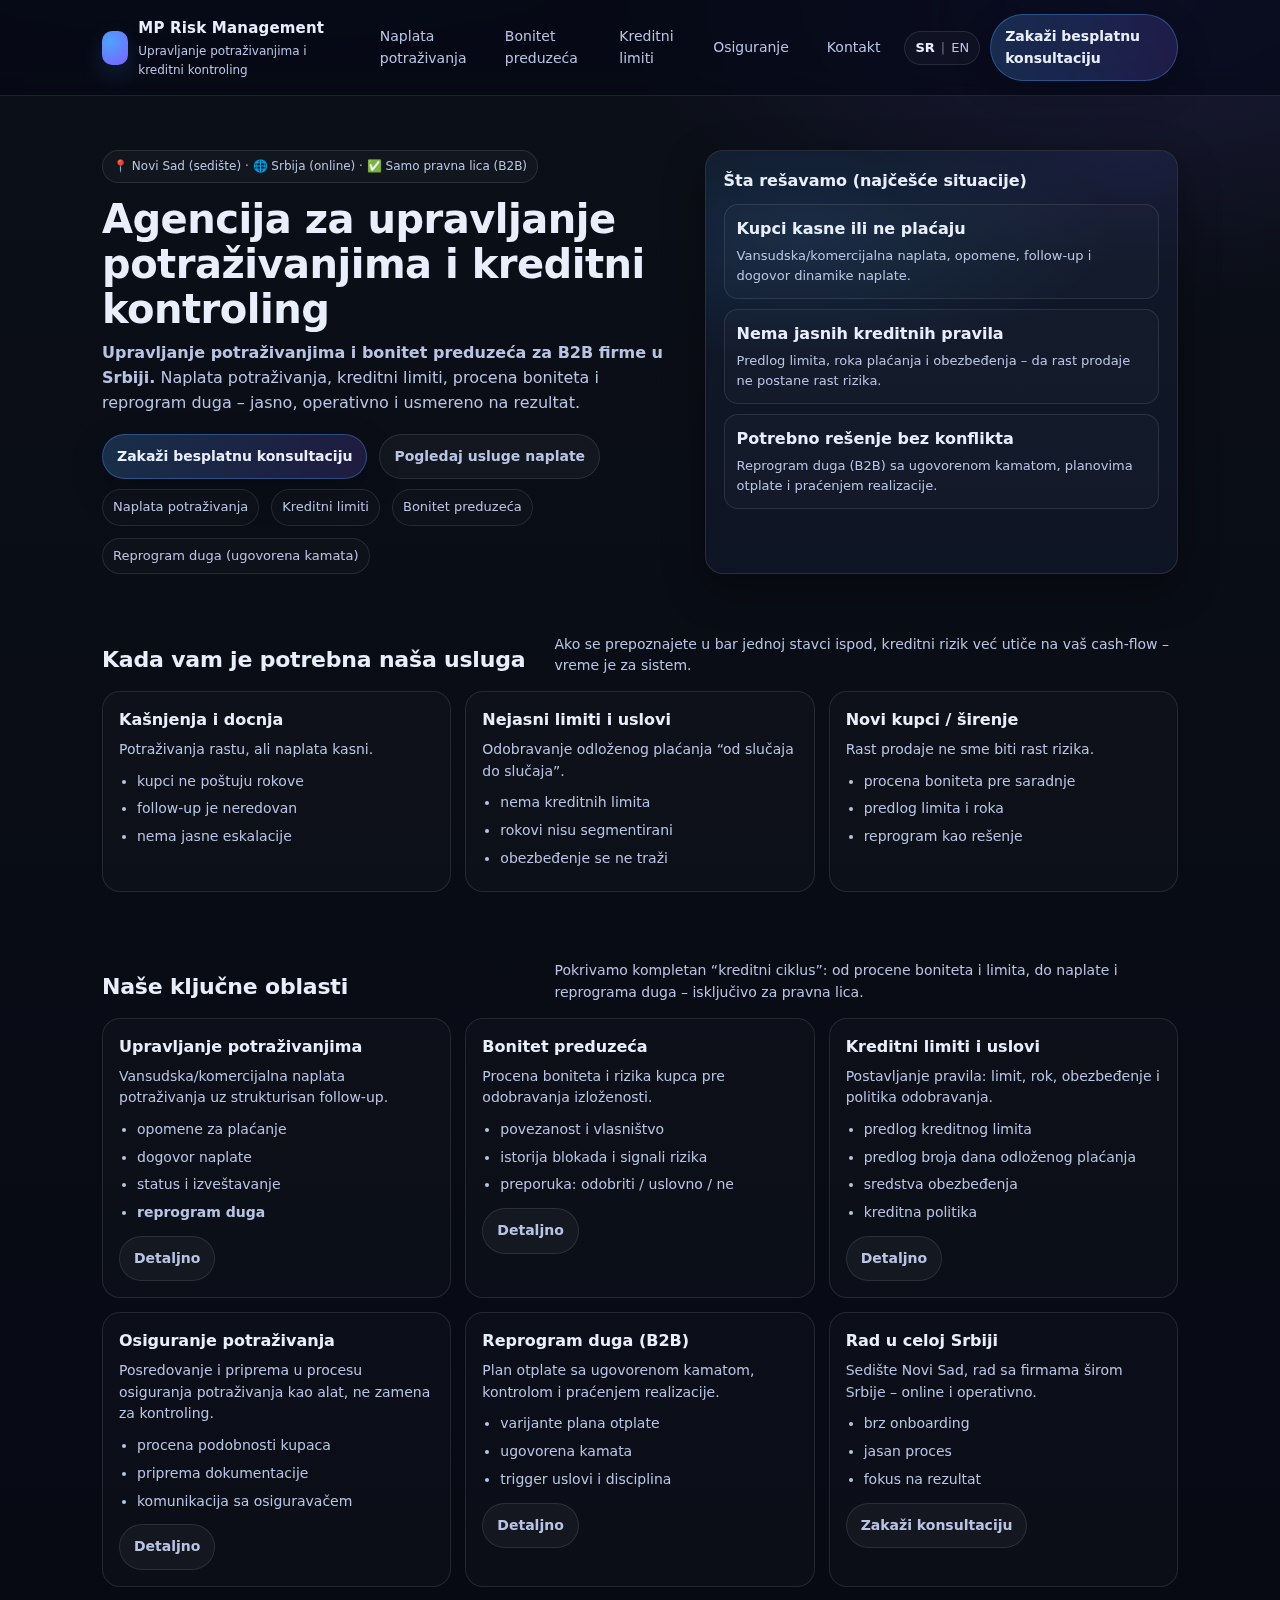
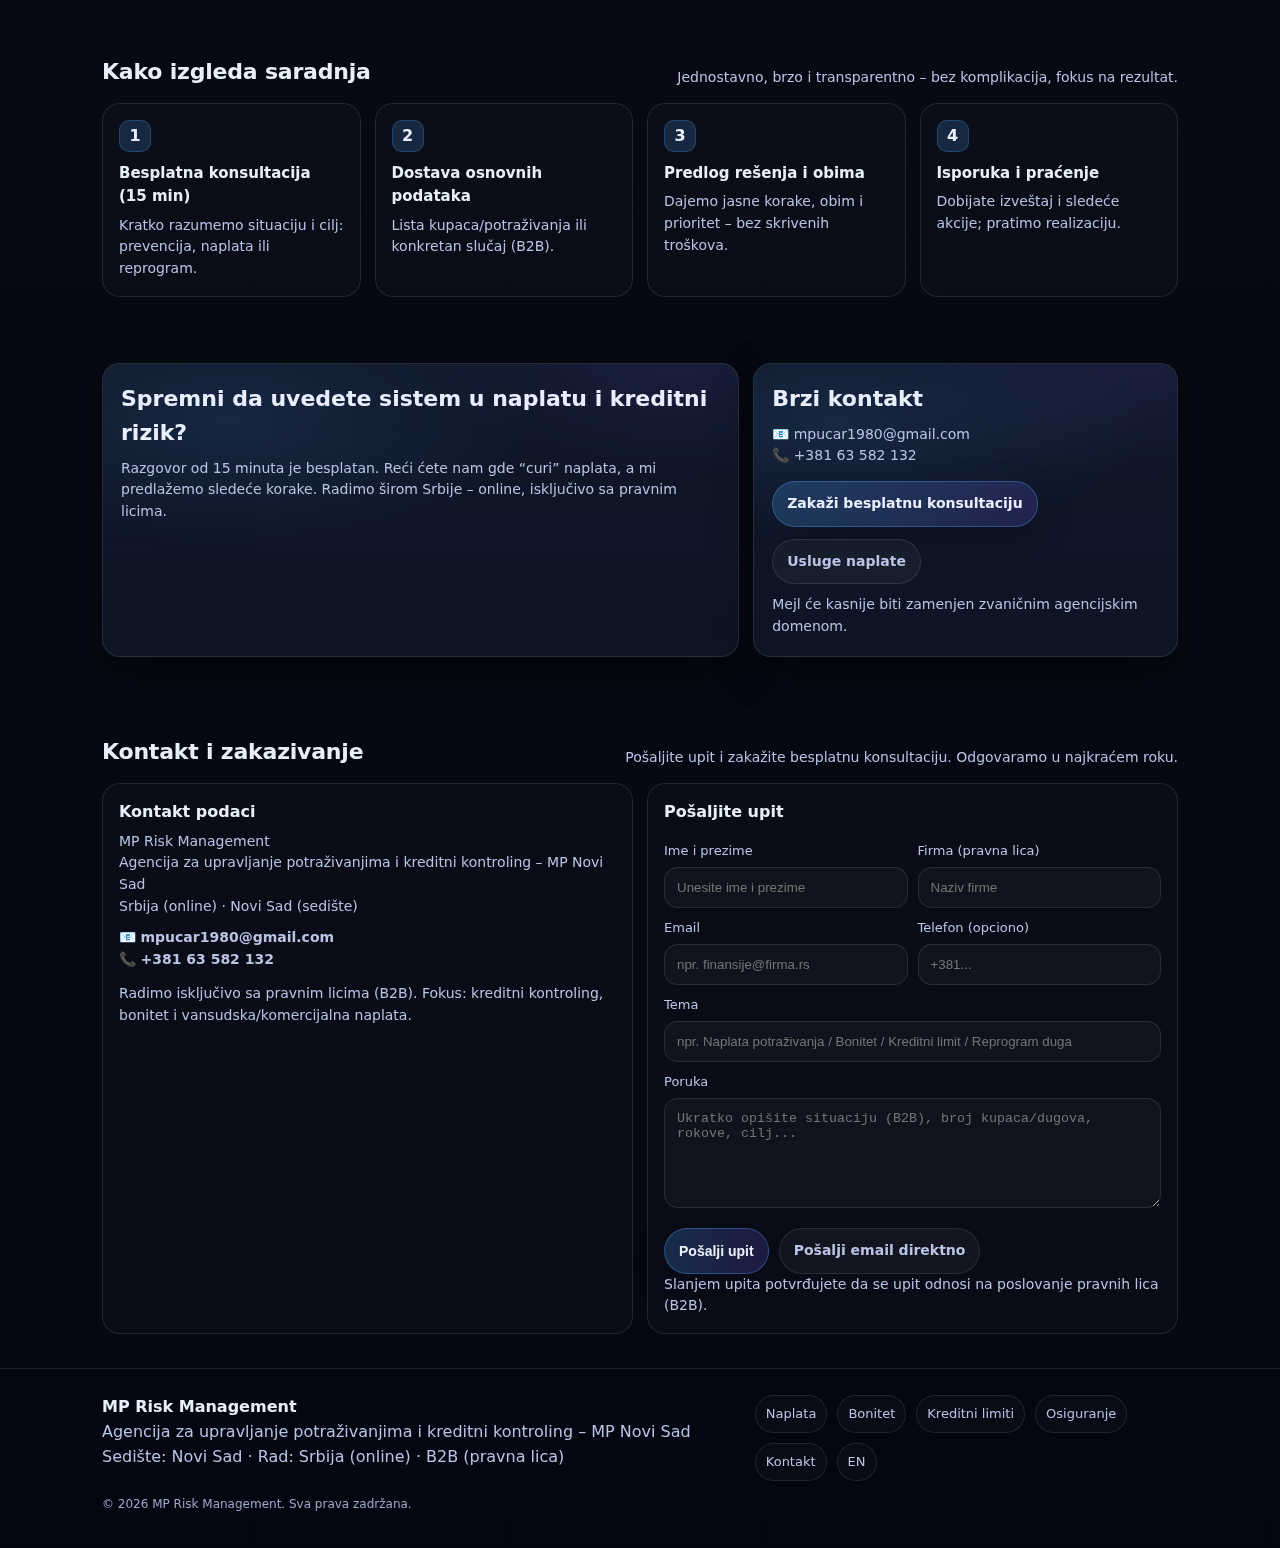
<file: mp-risk-management.html>
<!DOCTYPE html>
<html lang="sr">
<head>
<!-- Google tag (gtag.js) -->
<script async src="https://www.googletagmanager.com/gtag/js?id=G-QEXT642B7V"></script>
<script>
  window.dataLayer = window.dataLayer || [];
  function gtag(){dataLayer.push(arguments);}
  gtag('js', new Date());

  gtag('config', 'G-QEXT642B7V');
</script>

<meta charset="UTF-8" />
  <meta name="viewport" content="width=device-width, initial-scale=1.0" />

  <!-- ====== SEO BASIC ====== -->
  <title>MP Risk Management | Upravljanje potraživanjima i bonitet preduzeća (Srbija)</title>
  <meta name="description" content="MP Risk Management – agencija za upravljanje potraživanjima i kreditni kontroling. Naplata potraživanja, bonitet preduzeća, kreditni limiti, reprogram duga (B2B). Novi Sad i Srbija (online)." />
  <meta name="robots" content="index,follow" />

  <!-- CHANGE THIS DOMAIN ONCE YOU HAVE IT -->
  <link rel="canonical" href="https://tvojdomen.rs/" />

  <!-- Hreflang (SR default + EN) -->
  <link rel="alternate" hreflang="sr" href="https://tvojdomen.rs/" />
  <link rel="alternate" hreflang="en" href="https://tvojdomen.rs/en/" />
  <link rel="alternate" hreflang="x-default" href="https://tvojdomen.rs/" />

  <!-- Open Graph -->
  <meta property="og:image" content="https://tvojdomen.rs/img/og-mp-risk-management.jpg" />
<meta property="og:image:width" content="1200" />
<meta property="og:image:height" content="630" />
<meta property="og:image:type" content="image/jpeg" />
  <meta property="og:title" content="MP Risk Management | Upravljanje potraživanjima i bonitet preduzeća" />
  <meta property="og:description" content="Naplata potraživanja · Kreditni limiti · Bonitet preduzeća · Reprogram duga (B2B). Novi Sad | Srbija (online)." />
  <meta property="og:url" content="https://tvojdomen.rs/" />
  <!-- Optional: add OG image when you have it -->
  <!-- <meta property="og:image" content="https://tvojdomen.rs/img/og.jpg" /> -->

  <!-- ====== FAVICON (optional) ====== -->
  <!-- <link rel="icon" href="/favicon.ico" /> -->

  <!-- ====== SIMPLE, FAST CSS (Mobile-first + hamburger) ====== -->
  <style>
    :root{
      --bg:#0b0f17;
      --panel:#111a2b;
      --panel2:#0f1626;
      --text:#e9eefc;
      --muted:#b9c4e4;
      --line:rgba(255,255,255,.10);
      --brand:#4da3ff;
      --brand2:#7b61ff;
      --shadow: 0 14px 40px rgba(0,0,0,.35);
      --radius:18px;
      --max:1120px;
      --pad:22px;
    }
    *{box-sizing:border-box}
    html{scroll-behavior:smooth}
    body{
      margin:0;
      font-family: ui-sans-serif, system-ui, -apple-system, Segoe UI, Roboto, Arial, "Noto Sans", "Liberation Sans", sans-serif;
      background:
        radial-gradient(1200px 600px at 20% -10%, rgba(77,163,255,.18), transparent 60%),
        radial-gradient(900px 500px at 90% 0%, rgba(123,97,255,.14), transparent 60%),
        linear-gradient(180deg, var(--bg), #060913 60%, #050713);
      color:var(--text);
      line-height:1.55;
    }
    a{color:inherit; text-decoration:none}
    .container{max-width:var(--max); margin:0 auto; padding:0 var(--pad)}
    .sr-only{
      position:absolute; width:1px; height:1px; padding:0; margin:-1px;
      overflow:hidden; clip:rect(0,0,0,0); white-space:nowrap; border:0;
    }

    /* ===== Header ===== */
    header{
      position:sticky; top:0; z-index:50;
      backdrop-filter:saturate(140%) blur(10px);
      background:rgba(5,7,19,.68);
      border-bottom:1px solid var(--line);
    }
    .nav{
      display:flex; align-items:center; justify-content:space-between;
      padding:14px 0;
      gap:14px;
    }
    .brand{
      display:flex; align-items:center; gap:10px;
      min-width:220px;
    }
    .logo{
      width:34px; height:34px; border-radius:10px;
      background: radial-gradient(circle at 30% 30%, var(--brand), var(--brand2));
      box-shadow: 0 10px 24px rgba(77,163,255,.18);
    }
    .brand strong{font-size:15px; letter-spacing:.2px}
    .brand span{display:block; font-size:12px; color:var(--muted); margin-top:2px}

    .nav-links{
      display:flex; align-items:center; gap:18px;
    }
    .nav-links a{
      font-size:14px; color:var(--muted);
      padding:8px 10px;
      border-radius:12px;
      transition:.2s ease;
    }
    .nav-links a:hover{background:rgba(255,255,255,.06); color:var(--text)}
    .nav-right{
      display:flex; align-items:center; gap:10px;
    }
    .lang{
      display:flex; align-items:center; gap:6px;
      border:1px solid var(--line);
      border-radius:999px;
      padding:6px 10px;
      background:rgba(255,255,255,.03);
      color:var(--muted);
      font-size:13px;
      white-space:nowrap;
    }
    .lang a{color:var(--muted)}
    .lang a.active{color:var(--text); font-weight:700}
    .lang .sep{opacity:.5}

    .btn{
      display:inline-flex; align-items:center; justify-content:center;
      gap:10px;
      padding:11px 14px;
      border-radius:999px;
      border:1px solid rgba(77,163,255,.35);
      background:linear-gradient(90deg, rgba(77,163,255,.22), rgba(123,97,255,.18));
      color:var(--text);
      font-weight:700;
      font-size:14px;
      box-shadow: 0 12px 34px rgba(0,0,0,.22);
      transition:.18s ease;
      cursor:pointer;
    }
    .btn:hover{transform:translateY(-1px); border-color:rgba(77,163,255,.55)}
    .btn:active{transform:translateY(0)}
    .btn.secondary{
      background:rgba(255,255,255,.04);
      border:1px solid var(--line);
      font-weight:600;
      color:var(--muted);
      box-shadow:none;
    }

    /* Hamburger */
    .burger{
      display:none;
      width:44px; height:44px;
      border-radius:14px;
      border:1px solid var(--line);
      background:rgba(255,255,255,.03);
      cursor:pointer;
      align-items:center;
      justify-content:center;
      gap:5px;
      flex-direction:column;
    }
    .burger span{
      width:18px; height:2px; background:rgba(233,238,252,.85);
      border-radius:2px;
      transition:.2s ease;
    }
    .mobile-panel{
      display:none;
      padding:10px 0 16px 0;
      border-top:1px solid var(--line);
    }
    .mobile-panel a{
      display:block;
      padding:12px 10px;
      color:var(--muted);
      border-radius:12px;
    }
    .mobile-panel a:hover{background:rgba(255,255,255,.06); color:var(--text)}
    .mobile-cta{
      margin-top:10px;
      display:flex; gap:10px; flex-wrap:wrap;
    }

    /* ===== Hero ===== */
    .hero{
      padding:54px 0 26px 0;
    }
    .hero-grid{
      display:grid;
      grid-template-columns: 1.1fr .9fr;
      gap:24px;
      align-items:stretch;
    }
    .pill{
      display:inline-flex; align-items:center; gap:8px;
      font-size:12px;
      color:var(--muted);
      border:1px solid var(--line);
      border-radius:999px;
      padding:6px 10px;
      background:rgba(255,255,255,.03);
    }
    .h1{
      font-size:40px;
      line-height:1.12;
      margin:14px 0 10px;
      letter-spacing:-.5px;
    }
    .lead{
      color:var(--muted);
      font-size:16px;
      margin:0 0 18px;
      max-width:64ch;
    }
    .hero-actions{
      display:flex; gap:12px; flex-wrap:wrap;
      margin:14px 0 10px;
    }
    .trustline{
      display:flex; gap:12px; flex-wrap:wrap;
      color:var(--muted);
      font-size:13px;
      margin-top:10px;
    }
    .trustline span{
      border:1px solid var(--line);
      padding:7px 10px;
      border-radius:999px;
      background:rgba(255,255,255,.02);
    }

    .card{
      background:linear-gradient(180deg, rgba(17,26,43,.92), rgba(15,22,38,.88));
      border:1px solid var(--line);
      border-radius:var(--radius);
      box-shadow:var(--shadow);
      padding:18px;
      overflow:hidden;
      position:relative;
    }
    .card::before{
      content:"";
      position:absolute; inset:-2px;
      background:radial-gradient(520px 220px at 20% 20%, rgba(77,163,255,.18), transparent 60%),
                 radial-gradient(420px 200px at 90% 0%, rgba(123,97,255,.14), transparent 60%);
      pointer-events:none;
      opacity:.7;
    }
    .card > *{position:relative; z-index:1}
    .card h2{margin:0 0 10px; font-size:16px}
    .mini{
      display:grid; gap:10px;
      margin-top:10px;
    }
    .mini .item{
      border:1px solid var(--line);
      border-radius:14px;
      padding:12px;
      background:rgba(255,255,255,.02);
    }
    .mini .item b{display:block; margin-bottom:4px}
    .mini .item p{margin:0; color:var(--muted); font-size:13px}

    /* ===== Sections ===== */
    section{padding:34px 0}
    .section-title{
      display:flex; align-items:flex-end; justify-content:space-between;
      gap:18px; margin-bottom:14px;
    }
    .section-title h2{
      margin:0;
      font-size:22px;
      letter-spacing:-.2px;
    }
    .section-title p{
      margin:0;
      color:var(--muted);
      max-width:70ch;
      font-size:14px;
    }

    .grid-3{
      display:grid;
      grid-template-columns: repeat(3, 1fr);
      gap:14px;
    }
    .box{
      border:1px solid var(--line);
      border-radius:var(--radius);
      padding:16px;
      background:rgba(255,255,255,.02);
    }
    .box h3{margin:0 0 6px; font-size:16px}
    .box p{margin:0; color:var(--muted); font-size:14px}
    .box ul{margin:10px 0 0; padding-left:18px; color:var(--muted); font-size:14px}
    .box li{margin:6px 0}

    .steps{
      display:grid;
      grid-template-columns: repeat(4, 1fr);
      gap:14px;
    }
    .step{
      border:1px solid var(--line);
      border-radius:var(--radius);
      padding:16px;
      background:rgba(255,255,255,.02);
    }
    .step .n{
      width:32px; height:32px;
      display:flex; align-items:center; justify-content:center;
      border-radius:10px;
      background:rgba(77,163,255,.18);
      border:1px solid rgba(77,163,255,.25);
      font-weight:800;
      margin-bottom:10px;
    }
    .step h3{margin:0 0 6px; font-size:15px}
    .step p{margin:0; color:var(--muted); font-size:14px}

    .cta{
      padding:32px 0 44px;
    }
    .cta-wrap{
      display:grid;
      grid-template-columns: 1.2fr .8fr;
      gap:14px;
      align-items:stretch;
    }
    .cta h2{margin:0 0 8px; font-size:22px}
    .cta p{margin:0; color:var(--muted); font-size:14px}

    /* ===== Contact ===== */
    .contact-grid{
      display:grid;
      grid-template-columns: 1fr 1fr;
      gap:14px;
      align-items:stretch;
    }
    label{display:block; font-size:13px; color:var(--muted); margin:10px 0 6px}
    input, textarea{
      width:100%;
      padding:12px 12px;
      border-radius:14px;
      border:1px solid var(--line);
      background:rgba(255,255,255,.03);
      color:var(--text);
      outline:none;
    }
    textarea{min-height:110px; resize:vertical}
    input:focus, textarea:focus{border-color:rgba(77,163,255,.55)}
    .form-row{display:grid; grid-template-columns: 1fr 1fr; gap:10px}
    .form-actions{margin-top:12px; display:flex; gap:10px; flex-wrap:wrap}
    .note{color:var(--muted); font-size:12px; margin:10px 0 0}

    /* ===== Footer ===== */
    footer{
      padding:26px 0 34px;
      border-top:1px solid var(--line);
      color:var(--muted);
      background:rgba(0,0,0,.10);
    }
    .footer-grid{
      display:grid;
      grid-template-columns: 1.2fr .8fr;
      gap:18px;
    }
    .foot-links{display:flex; gap:10px; flex-wrap:wrap}
    .foot-links a{
      padding:8px 10px;
      border:1px solid var(--line);
      border-radius:999px;
      background:rgba(255,255,255,.02);
      font-size:13px;
      color:var(--muted);
    }
    .foot-links a:hover{color:var(--text); background:rgba(255,255,255,.05)}

    /* ===== Responsive ===== */
    @media (max-width: 980px){
      .hero-grid{grid-template-columns: 1fr; }
      .cta-wrap{grid-template-columns: 1fr;}
      .steps{grid-template-columns: 1fr 1fr;}
      .grid-3{grid-template-columns: 1fr;}
      .contact-grid{grid-template-columns: 1fr;}
    }
    @media (max-width: 860px){
      .nav-links{display:none}
      .burger{display:flex}
      .nav-right .lang{display:none}
      .h1{font-size:34px}
      .form-row{grid-template-columns: 1fr;}
    }
    @media (max-width: 520px){
      .h1{font-size:30px}
      .brand{min-width:unset}
      .btn{width:100%}
      .hero-actions{gap:10px}
    }
  </style>

  <!-- ====== STRUCTURED DATA (Organization + LocalBusiness + WebSite) ====== -->
  <script type="application/ld+json">
  {
    "@context": "https://schema.org",
    "@graph": [
      {
        "@type": "Organization",
        "@id": "https://tvojdomen.rs/#org",
        "name": "MP Risk Management",
        "url": "https://tvojdomen.rs/",
        "email": "mpucar1980@gmail.com",
        "telephone": "+38163582132",
        "areaServed": "RS",
        "sameAs": []
      },
      {
        "@type": "LocalBusiness",
        "@id": "https://tvojdomen.rs/#local",
        "name": "MP Risk Management",
        "url": "https://tvojdomen.rs/",
        "telephone": "+38163582132",
        "email": "mpucar1980@gmail.com",
        "address": {
          "@type": "PostalAddress",
          "addressLocality": "Novi Sad",
          "addressCountry": "RS"
        },
        "areaServed": "RS"
      },
      {
        "@type": "WebSite",
        "@id": "https://tvojdomen.rs/#website",
        "url": "https://tvojdomen.rs/",
        "name": "MP Risk Management",
        "publisher": {
          "@id": "https://tvojdomen.rs/#org"
        }
      }
    ]
  }
  </script>
</head>

<body>
  <!-- ===== HEADER / NAV ===== -->
  <header>
    <div class="container">
      <nav class="nav" aria-label="Glavna navigacija">
        <a class="brand" href="/" aria-label="MP Risk Management početna">
          <div class="logo" aria-hidden="true"></div>
          <div>
            <strong>MP Risk Management</strong>
            <span>Upravljanje potraživanjima i kreditni kontroling</span>
          </div>
        </a>

        <div class="nav-links" role="navigation" aria-label="Linkovi">
          <a href="/naplata-potrazivanja/">Naplata potraživanja</a>
          <a href="/bonitet-preduzeca/">Bonitet preduzeća</a>
          <a href="/kreditni-limit-i-uslovi-placanja/">Kreditni limiti</a>
          <a href="/osiguranje-potrazivanja/">Osiguranje</a>
          <a href="#kontakt">Kontakt</a>
        </div>

        <div class="nav-right">
          <div class="lang" aria-label="Izbor jezika">
            <a class="active" href="/">SR</a>
            <span class="sep">|</span>
            <a href="/en/">EN</a>
          </div>

          <a class="btn" href="#kontakt">Zakaži besplatnu konsultaciju</a>

          <button class="burger" id="burger" aria-label="Otvori meni" aria-expanded="false" aria-controls="mobileMenu">
            <span></span><span></span><span></span>
          </button>
        </div>
      </nav>

      <!-- Mobile panel -->
      <div class="mobile-panel" id="mobileMenu">
        <a href="/naplata-potrazivanja/">Naplata potraživanja</a>
        <a href="/bonitet-preduzeca/">Bonitet preduzeća</a>
        <a href="/kreditni-limit-i-uslovi-placanja/">Kreditni limiti</a>
        <a href="/osiguranje-potrazivanja/">Osiguranje potraživanja</a>
        <a href="#kontakt">Kontakt</a>

        <div class="mobile-cta">
          <a class="btn" href="#kontakt">Zakaži besplatnu konsultaciju</a>
          <a class="btn secondary" href="/en/">English (EN)</a>
        </div>
      </div>
    </div>
  </header>

  <!-- ===== HERO ===== -->
  <main>
    <section class="hero">
      <div class="container">
        <div class="hero-grid">
          <div>
            <div class="pill">📍 Novi Sad (sedište) · 🌐 Srbija (online) · ✅ Samo pravna lica (B2B)</div>

            <h1 class="h1">Agencija za upravljanje potraživanjima i kreditni kontroling</h1>

            <p class="lead">
              <strong>Upravljanje potraživanjima i bonitet preduzeća za B2B firme u Srbiji.</strong>
              Naplata potraživanja, kreditni limiti, procena boniteta i reprogram duga – jasno, operativno i usmereno na rezultat.
            </p>

            <div class="hero-actions">
              <a class="btn" href="#kontakt">Zakaži besplatnu konsultaciju</a>
              <a class="btn secondary" href="/naplata-potrazivanja/">Pogledaj usluge naplate</a>
            </div>

            <div class="trustline" aria-label="Ključne usluge">
              <span>Naplata potraživanja</span>
              <span>Kreditni limiti</span>
              <span>Bonitet preduzeća</span>
              <span>Reprogram duga (ugovorena kamata)</span>
            </div>
          </div>

          <aside class="card" aria-label="Brzi pregled">
            <h2>Šta rešavamo (najčešće situacije)</h2>
            <div class="mini">
              <div class="item">
                <b>Kupci kasne ili ne plaćaju</b>
                <p>Vansudska/komercijalna naplata, opomene, follow-up i dogovor dinamike naplate.</p>
              </div>
              <div class="item">
                <b>Nema jasnih kreditnih pravila</b>
                <p>Predlog limita, roka plaćanja i obezbeđenja – da rast prodaje ne postane rast rizika.</p>
              </div>
              <div class="item">
                <b>Potrebno rešenje bez konflikta</b>
                <p>Reprogram duga (B2B) sa ugovorenom kamatom, planovima otplate i praćenjem realizacije.</p>
              </div>
            </div>
          </aside>
        </div>
      </div>
    </section>

    <!-- ===== WHEN YOU NEED US ===== -->
    <section>
      <div class="container">
        <div class="section-title">
          <h2>Kada vam je potrebna naša usluga</h2>
          <p>
            Ako se prepoznajete u bar jednoj stavci ispod, kreditni rizik već utiče na vaš cash-flow – vreme je za sistem.
          </p>
        </div>

        <div class="grid-3">
          <div class="box">
            <h3>Kašnjenja i docnja</h3>
            <p>Potraživanja rastu, ali naplata kasni.</p>
            <ul>
              <li>kupci ne poštuju rokove</li>
              <li>follow-up je neredovan</li>
              <li>nema jasne eskalacije</li>
            </ul>
          </div>

          <div class="box">
            <h3>Nejasni limiti i uslovi</h3>
            <p>Odobravanje odloženog plaćanja “od slučaja do slučaja”.</p>
            <ul>
              <li>nema kreditnih limita</li>
              <li>rokovi nisu segmentirani</li>
              <li>obezbeđenje se ne traži</li>
            </ul>
          </div>

          <div class="box">
            <h3>Novi kupci / širenje</h3>
            <p>Rast prodaje ne sme biti rast rizika.</p>
            <ul>
              <li>procena boniteta pre saradnje</li>
              <li>predlog limita i roka</li>
              <li>reprogram kao rešenje</li>
            </ul>
          </div>
        </div>
      </div>
    </section>

    <!-- ===== KEY AREAS ===== -->
    <section id="usluge">
      <div class="container">
        <div class="section-title">
          <h2>Naše ključne oblasti</h2>
          <p>
            Pokrivamo kompletan “kreditni ciklus”: od procene boniteta i limita, do naplate i reprograma duga – isključivo za pravna lica.
          </p>
        </div>

        <div class="grid-3">
          <div class="box">
            <h3>Upravljanje potraživanjima</h3>
            <p>Vansudska/komercijalna naplata potraživanja uz strukturisan follow-up.</p>
            <ul>
              <li>opomene za plaćanje</li>
              <li>dogovor naplate</li>
              <li>status i izveštavanje</li>
              <li><strong>reprogram duga</strong></li>
            </ul>
            <p style="margin-top:12px">
              <a class="btn secondary" href="/naplata-potrazivanja/">Detaljno</a>
            </p>
          </div>

          <div class="box">
            <h3>Bonitet preduzeća</h3>
            <p>Procena boniteta i rizika kupca pre odobravanja izloženosti.</p>
            <ul>
              <li>povezanost i vlasništvo</li>
              <li>istorija blokada i signali rizika</li>
              <li>preporuka: odobriti / uslovno / ne</li>
            </ul>
            <p style="margin-top:12px">
              <a class="btn secondary" href="/bonitet-preduzeca/">Detaljno</a>
            </p>
          </div>

          <div class="box">
            <h3>Kreditni limiti i uslovi</h3>
            <p>Postavljanje pravila: limit, rok, obezbeđenje i politika odobravanja.</p>
            <ul>
              <li>predlog kreditnog limita</li>
              <li>predlog broja dana odloženog plaćanja</li>
              <li>sredstva obezbeđenja</li>
              <li>kreditna politika</li>
            </ul>
            <p style="margin-top:12px">
              <a class="btn secondary" href="/kreditni-limit-i-uslovi-placanja/">Detaljno</a>
            </p>
          </div>
        </div>

        <div style="height:14px"></div>

        <div class="grid-3">
          <div class="box">
            <h3>Osiguranje potraživanja</h3>
            <p>Posredovanje i priprema u procesu osiguranja potraživanja kao alat, ne zamena za kontroling.</p>
            <ul>
              <li>procena podobnosti kupaca</li>
              <li>priprema dokumentacije</li>
              <li>komunikacija sa osiguravačem</li>
            </ul>
            <p style="margin-top:12px">
              <a class="btn secondary" href="/osiguranje-potrazivanja/">Detaljno</a>
            </p>
          </div>

          <div class="box">
            <h3>Reprogram duga (B2B)</h3>
            <p>Plan otplate sa ugovorenom kamatom, kontrolom i praćenjem realizacije.</p>
            <ul>
              <li>varijante plana otplate</li>
              <li>ugovorena kamata</li>
              <li>trigger uslovi i disciplina</li>
            </ul>
            <p style="margin-top:12px">
              <a class="btn secondary" href="/naplata-potrazivanja/#reprogram">Detaljno</a>
            </p>
          </div>

          <div class="box">
            <h3>Rad u celoj Srbiji</h3>
            <p>Sedište Novi Sad, rad sa firmama širom Srbije – online i operativno.</p>
            <ul>
              <li>brz onboarding</li>
              <li>jasan proces</li>
              <li>fokus na rezultat</li>
            </ul>
            <p style="margin-top:12px">
              <a class="btn secondary" href="#kontakt">Zakaži konsultaciju</a>
            </p>
          </div>
        </div>
      </div>
    </section>

    <!-- ===== PROCESS ===== -->
    <section>
      <div class="container">
        <div class="section-title">
          <h2>Kako izgleda saradnja</h2>
          <p>Jednostavno, brzo i transparentno – bez komplikacija, fokus na rezultat.</p>
        </div>

        <div class="steps">
          <div class="step">
            <div class="n">1</div>
            <h3>Besplatna konsultacija (15 min)</h3>
            <p>Kratko razumemo situaciju i cilj: prevencija, naplata ili reprogram.</p>
          </div>
          <div class="step">
            <div class="n">2</div>
            <h3>Dostava osnovnih podataka</h3>
            <p>Lista kupaca/potraživanja ili konkretan slučaj (B2B).</p>
          </div>
          <div class="step">
            <div class="n">3</div>
            <h3>Predlog rešenja i obima</h3>
            <p>Dajemo jasne korake, obim i prioritet – bez skrivenih troškova.</p>
          </div>
          <div class="step">
            <div class="n">4</div>
            <h3>Isporuka i praćenje</h3>
            <p>Dobijate izveštaj i sledeće akcije; pratimo realizaciju.</p>
          </div>
        </div>
      </div>
    </section>

    <!-- ===== CTA ===== -->
    <section class="cta">
      <div class="container">
        <div class="cta-wrap">
          <div class="card">
            <h2>Spremni da uvedete sistem u naplatu i kreditni rizik?</h2>
            <p>
              Razgovor od 15 minuta je besplatan. Reći ćete nam gde “curi” naplata, a mi predlažemo sledeće korake.
              Radimo širom Srbije – online, isključivo sa pravnim licima.
            </p>
          </div>
          <div class="card">
            <h2>Brzi kontakt</h2>
            <p style="margin-bottom:12px">📧 <a href="mailto:mpucar1980@gmail.com">mpucar1980@gmail.com</a><br/>
              📞 <a href="tel:+38163582132">+381 63 582 132</a>
            </p>
            <div class="hero-actions">
              <a class="btn" href="#kontakt">Zakaži besplatnu konsultaciju</a>
              <a class="btn secondary" href="/naplata-potrazivanja/">Usluge naplate</a>
            </div>
            <p class="note">Mejl će kasnije biti zamenjen zvaničnim agencijskim domenom.</p>
          </div>
        </div>
      </div>
    </section>

    <!-- ===== CONTACT ===== -->
    <section id="kontakt">
      <div class="container">
        <div class="section-title">
          <h2>Kontakt i zakazivanje</h2>
          <p>Pošaljite upit i zakažite besplatnu konsultaciju. Odgovaramo u najkraćem roku.</p>
        </div>

        <div class="contact-grid">
          <div class="box">
            <h3>Kontakt podaci</h3>
            <p style="margin:0 0 10px; color:var(--muted)">
              MP Risk Management<br/>
              Agencija za upravljanje potraživanjima i kreditni kontroling – MP Novi Sad<br/>
              Srbija (online) · Novi Sad (sedište)
            </p>

            <p style="margin:0; color:var(--muted)">
              📧 <a href="mailto:mpucar1980@gmail.com"><strong>mpucar1980@gmail.com</strong></a><br/>
              📞 <a href="tel:+38163582132"><strong>+381 63 582 132</strong></a>
            </p>

            <p class="note" style="margin-top:12px">
              Radimo isključivo sa pravnim licima (B2B). Fokus: kreditni kontroling, bonitet i vansudska/komercijalna naplata.
            </p>
          </div>

          <div class="box" aria-label="Kontakt forma">
            <h3>Pošaljite upit</h3>

            <!-- NOTE: This is a static form. Connect it to your backend / form service later. -->
            <form action="#" method="post">
              <div class="form-row">
                <div>
                  <label for="ime">Ime i prezime</label>
                  <input id="ime" name="ime" type="text" placeholder="Unesite ime i prezime" required />
                </div>
                <div>
                  <label for="firma">Firma (pravna lica)</label>
                  <input id="firma" name="firma" type="text" placeholder="Naziv firme" required />
                </div>
              </div>

              <div class="form-row">
                <div>
                  <label for="email">Email</label>
                  <input id="email" name="email" type="email" placeholder="npr. finansije@firma.rs" required />
                </div>
                <div>
                  <label for="telefon">Telefon (opciono)</label>
                  <input id="telefon" name="telefon" type="tel" placeholder="+381..." />
                </div>
              </div>

              <label for="tema">Tema</label>
              <input id="tema" name="tema" type="text" placeholder="npr. Naplata potraživanja / Bonitet / Kreditni limit / Reprogram duga" />

              <label for="poruka">Poruka</label>
              <textarea id="poruka" name="poruka" placeholder="Ukratko opišite situaciju (B2B), broj kupaca/dugova, rokove, cilj..." required></textarea>

              <div class="form-actions">
                <button class="btn" type="submit">Pošalji upit</button>
                <a class="btn secondary" href="mailto:mpucar1980@gmail.com?subject=Upit%20-%20MP%20Risk%20Management">Pošalji email direktno</a>
              </div>

              <p class="note">
                Slanjem upita potvrđujete da se upit odnosi na poslovanje pravnih lica (B2B).
              </p>
            </form>
          </div>
        </div>
      </div>
    </section>
  </main>

  <!-- ===== FOOTER ===== -->
  <footer>
    <div class="container">
      <div class="footer-grid">
        <div>
          <strong style="color:var(--text)">MP Risk Management</strong><br />
          <span>Agencija za upravljanje potraživanjima i kreditni kontroling – MP Novi Sad</span><br/>
          <span>Sedište: Novi Sad · Rad: Srbija (online) · B2B (pravna lica)</span>
        </div>

        <div>
          <div class="foot-links">
            <a href="/naplata-potrazivanja/">Naplata</a>
            <a href="/bonitet-preduzeca/">Bonitet</a>
            <a href="/kreditni-limit-i-uslovi-placanja/">Kreditni limiti</a>
            <a href="/osiguranje-potrazivanja/">Osiguranje</a>
            <a href="#kontakt">Kontakt</a>
            <a href="/en/">EN</a>
          </div>
        </div>
      </div>

      <div style="margin-top:14px; font-size:12px; color:rgba(185,196,228,.85)">
        © <span id="year"></span> MP Risk Management. Sva prava zadržana.
      </div>
    </div>
  </footer>

  <!-- ===== Minimal JS (hamburger + year) ===== -->
  <script>
    (function () {
      const burger = document.getElementById('burger');
      const menu = document.getElementById('mobileMenu');

      if (burger && menu) {
        burger.addEventListener('click', () => {
          const isOpen = burger.getAttribute('aria-expanded') === 'true';
          burger.setAttribute('aria-expanded', String(!isOpen));
          menu.style.display = isOpen ? 'none' : 'block';
        });

        // Close menu on link click (mobile)
        menu.querySelectorAll('a').forEach(a => {
          a.addEventListener('click', () => {
            burger.setAttribute('aria-expanded', 'false');
            menu.style.display = 'none';
          });
        });
      }

      const y = document.getElementById('year');
      if (y) y.textContent = new Date().getFullYear();
    })();
  </script>
</body>
</html>
</file>
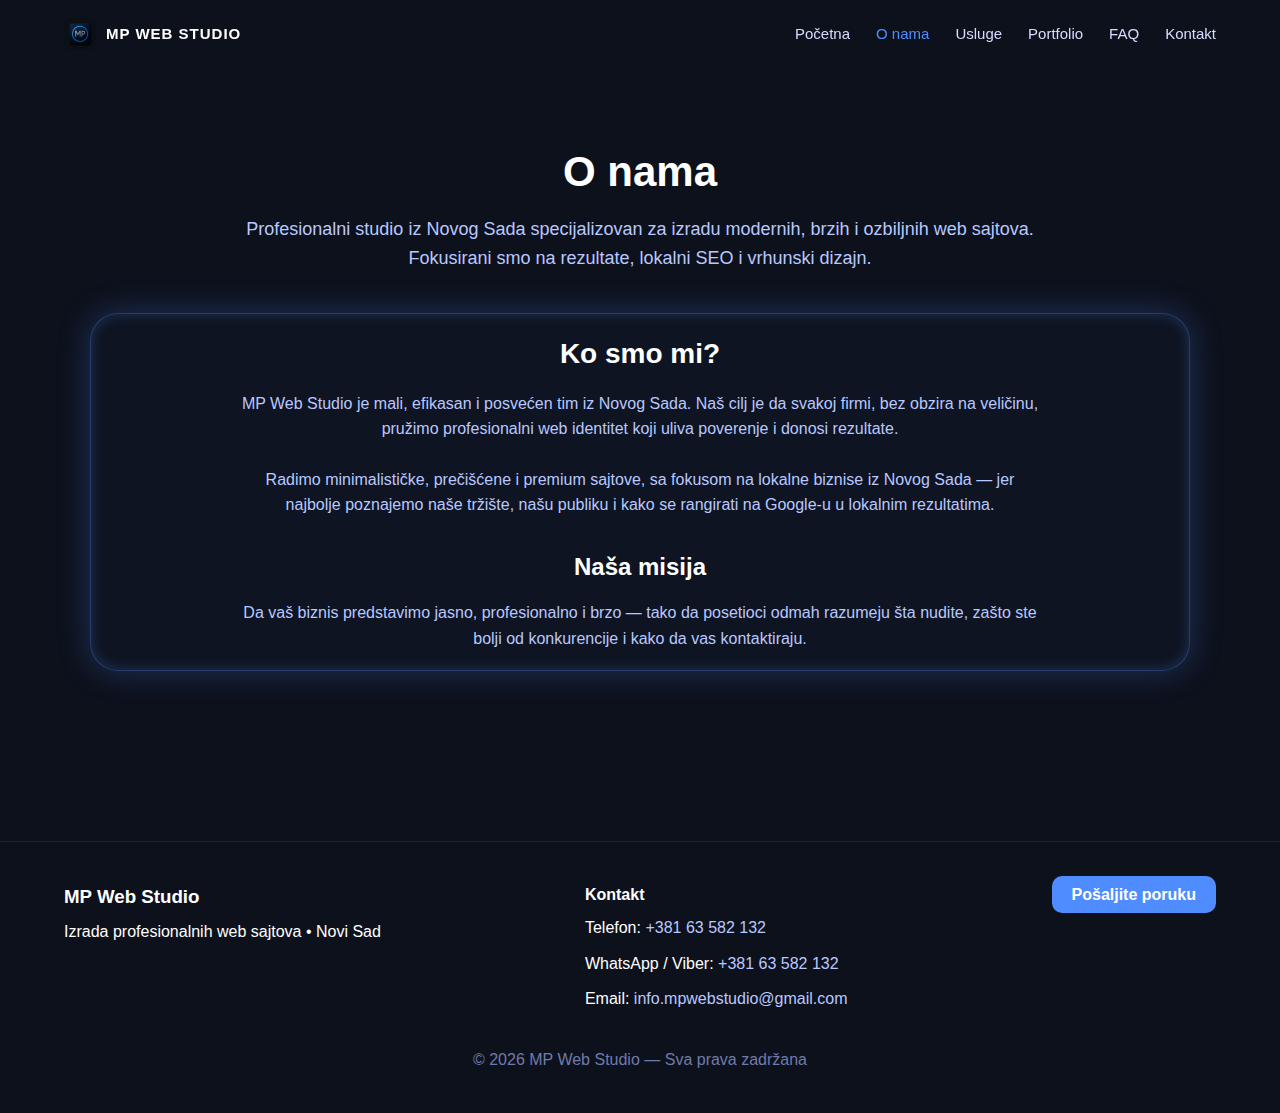
<file: o-nama.html>
<!DOCTYPE html>
<html lang="sr">
<head>
<meta charset="utf-8"/>
<meta content="width=device-width, initial-scale=1.0" name="viewport"/>
<title>O nama – MP Web Studio | Izrada Web Sajtova Novi Sad</title>
<meta content="MP Web Studio – studio specijalizovan za izradu modernih, brzih i profesionalnih web sajtova. Fokus na lokalne biznise u Novom Sadu. SEO, dizajn, razvoj." name="description"/><link href="https://mpwebstudio.rs/o-nama.html" rel="canonical"/>
<meta content="https://mpwebstudio.rs/img/og-image.png" property="og:image"/>
<link href="img/favicon-64.png" rel="icon" type="image/png"/>
<link href="style.css" rel="stylesheet"/>
<script type="application/ld+json">
{
  "@context": "https://schema.org",
  "@type": "LocalBusiness",
  "name": "MP Web Studio",
  "image": "https://mpwebstudio.rs/img/og-image.png",
  "url": "https://mpwebstudio.rs/",
  "telephone": "+38163582132",
  "email": "info.mpwebstudio@gmail.com",
  "address": {
    "@type": "PostalAddress",
    "addressLocality": "Novi Sad",
    "addressRegion": "Vojvodina",
    "addressCountry": "RS"
  },
  "priceRange": "$$",
  "description": "MP Web Studio – izrada profesionalnih web sajtova za lokalne biznise u Novom Sadu. Moderan dizajn, SEO optimizacija i brza isporuka uz fokus na rezultate."
}
</script>
<meta content="O nama – MP Web Studio | Izrada Web Sajtova Novi Sad" property="og:title"/><meta content="MP Web Studio – studio specijalizovan za izradu modernih, brzih i profesionalnih web sajtova. Fokus na lokalne biznise u Novom Sadu. SEO, dizajn, razvoj." property="og:description"/><meta content="website" property="og:type"/><meta content="https://mpwebstudio.rs/o-nama.html" property="og:url"/><meta content="summary_large_image" name="twitter:card"/><meta content="O nama – MP Web Studio | Izrada Web Sajtova Novi Sad" name="twitter:title"/><meta content="MP Web Studio – studio specijalizovan za izradu modernih, brzih i profesionalnih web sajtova. Fokus na lokalne biznise u Novom Sadu. SEO, dizajn, razvoj." name="twitter:description"/><meta content="https://mpwebstudio.rs/img/og-image.png" name="twitter:image"/></head>
<body>
<!-- ===================== -->
<!-- HEADER -->
<!-- ===================== -->
<header class="header">
<div class="container">
<div class="logo">
<img alt="MP Web Studio" src="img/favicon-64.png"/>
<span>MP WEB STUDIO</span>
</div>
<nav class="nav">
<a href="index.html">Početna</a>
<a class="active" href="o-nama.html">O nama</a>
<a href="usluge.html">Usluge</a>
<a href="portfolio.html">Portfolio</a>
<a href="faq.html">FAQ</a>
<a href="kontakt.html">Kontakt</a>
</nav>
<div class="hamburger" id="hamburger">
<span></span><span></span><span></span>
</div>
</div>
</header>
<div class="mobile-nav" id="mobileNav">
<a href="index.html">Početna</a>
<a href="o-nama.html">O nama</a>
<a href="usluge.html">Usluge</a>
<a href="portfolio.html">Portfolio</a>
<a href="faq.html">FAQ</a>
<a href="kontakt.html">Kontakt</a>
</div>
<!-- ===================== -->
<!-- O NAMA CONTENT -->
<!-- ===================== -->
<section class="page-section">
<div class="container">
<h1 class="page-title">O nama</h1>
<p class="page-subtitle">
      Profesionalni studio iz Novog Sada specijalizovan za izradu modernih, brzih i ozbiljnih web sajtova.
      Fokusirani smo na rezultate, lokalni SEO i vrhunski dizajn.
    </p>
<div class="hero-wrapper" style="margin-top:40px;">
<h2 style="font-size:28px; margin-bottom:14px; text-align:center;">
        Ko smo mi?
      </h2>
<p style="color:#b9c8ff; text-align:center; max-width:800px; margin:0 auto 25px;">
        MP Web Studio je mali, efikasan i posvećen tim iz Novog Sada. Naš cilj je da svakoj firmi, bez obzira na
        veličinu, pružimo profesionalni web identitet koji uliva poverenje i donosi rezultate.
      </p>
<p style="color:#b9c8ff; text-align:center; max-width:800px; margin:0 auto 25px;">
        Radimo minimalističke, prečišćene i premium sajtove, sa fokusom na lokalne biznise iz Novog Sada
        — jer najbolje poznajemo naše tržište, našu publiku i kako se rangirati na Google-u u lokalnim rezultatima.
      </p>
<h3 style="font-size:24px; margin-top:30px; margin-bottom:14px; text-align:center;">
        Naša misija
      </h3>
<p style="color:#b9c8ff; text-align:center; max-width:800px; margin:0 auto;">
        Da vaš biznis predstavimo jasno, profesionalno i brzo — tako da posetioci odmah razumeju šta nudite,
        zašto ste bolji od konkurencije i kako da vas kontaktiraju.  
      </p>
</div>
</div>
</section>
<!-- ===================== -->
<!-- FOOTER -->
<!-- ===================== -->
<footer class="footer">
<div class="container footer-wrapper">
<div class="footer-col">
<h3>MP Web Studio</h3>
<p>Izrada profesionalnih web sajtova • Novi Sad</p>
</div>
<div class="footer-col">
<h4>Kontakt</h4>
<p>Telefon: <a href="tel:+38163582132">+381 63 582 132</a></p>
<p>WhatsApp / Viber: <a href="https://wa.me/38163582132">+381 63 582 132</a></p>
<p>Email: <a href="mailto:info.mpwebstudio@gmail.com">info.mpwebstudio@gmail.com</a></p>
</div>
<div class="footer-col">
<a class="footer-cta" href="kontakt.html">Pošaljite poruku</a>
</div>
</div>
<div class="footer-bottom">
    © 2026 MP Web Studio — Sva prava zadržana
  </div>
</footer>
<!-- ===================== -->
<!-- SCRIPT (hamburger) -->
<!-- ===================== -->
<script>
const hamburger = document.getElementById('hamburger');
const mobileNav = document.getElementById('mobileNav');

hamburger.addEventListener('click', () => {
  mobileNav.classList.toggle('active');
});
</script>
</body>
</html>
</file>
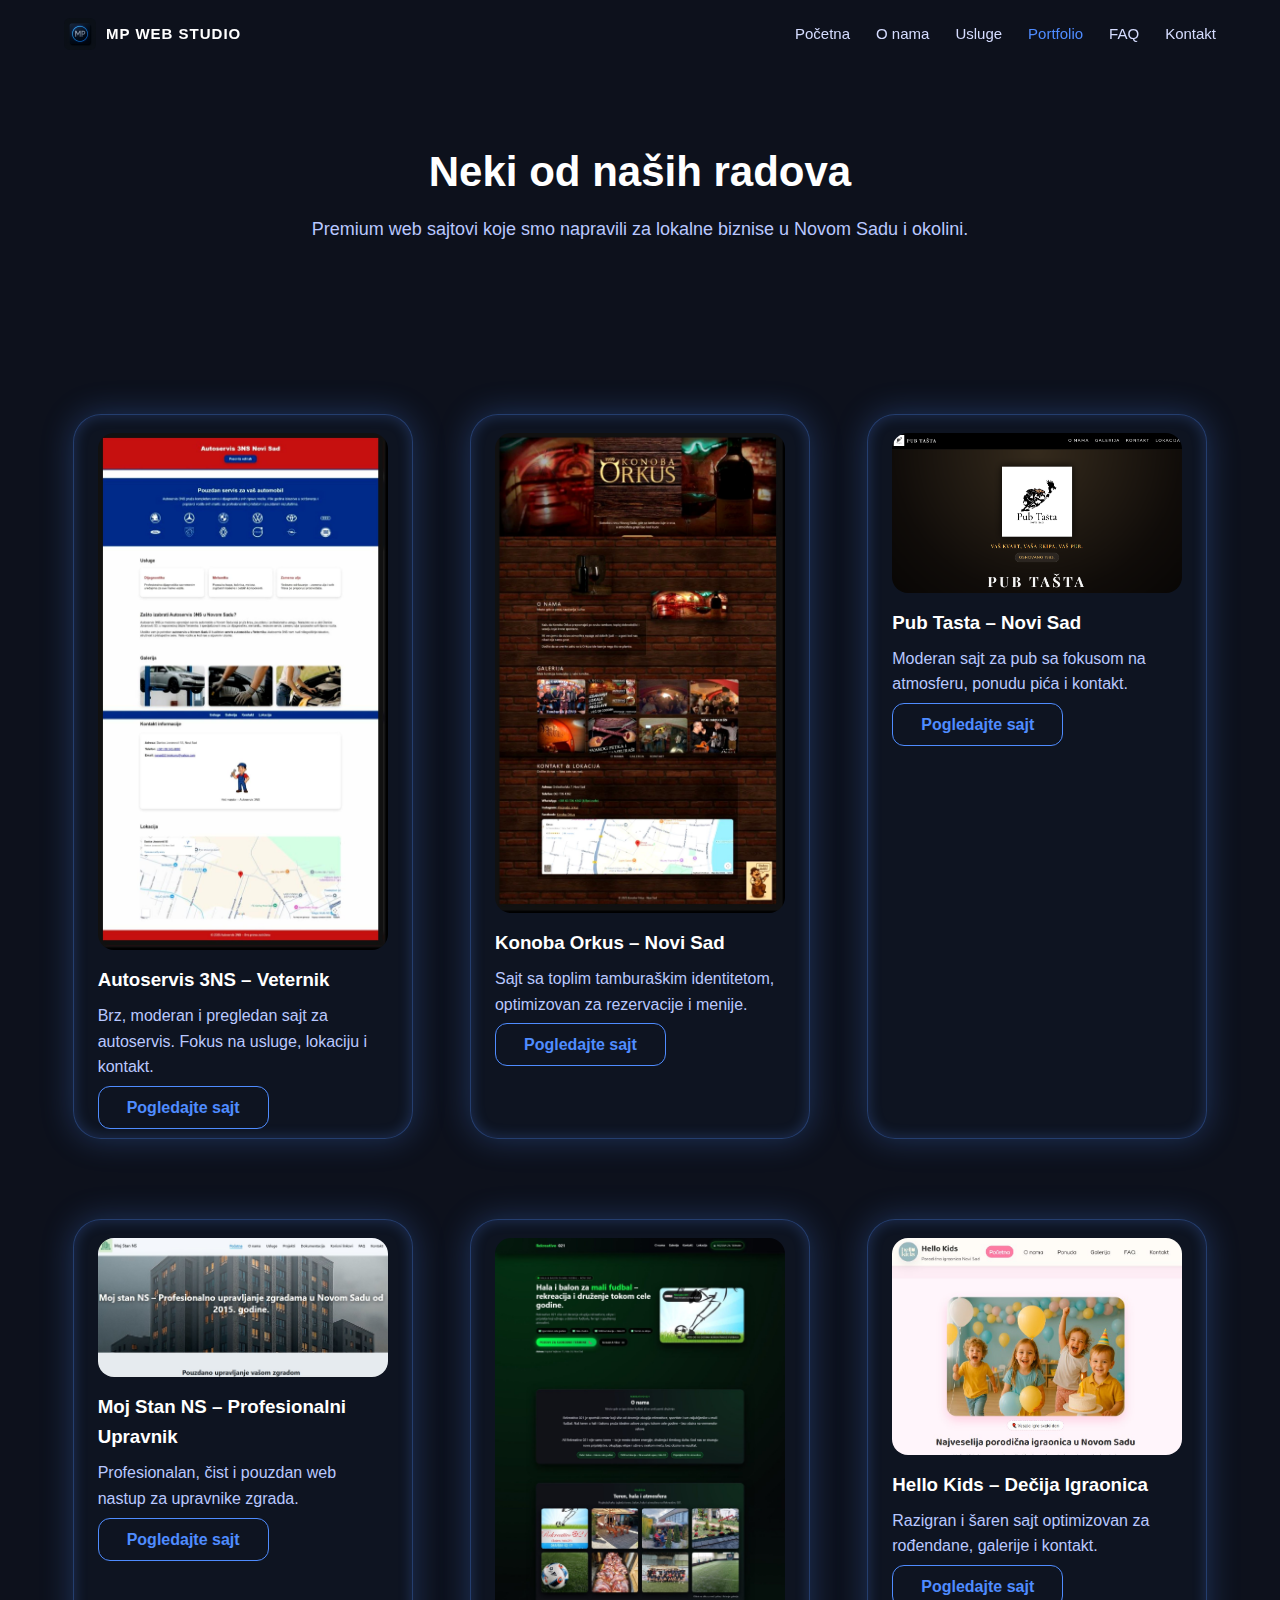
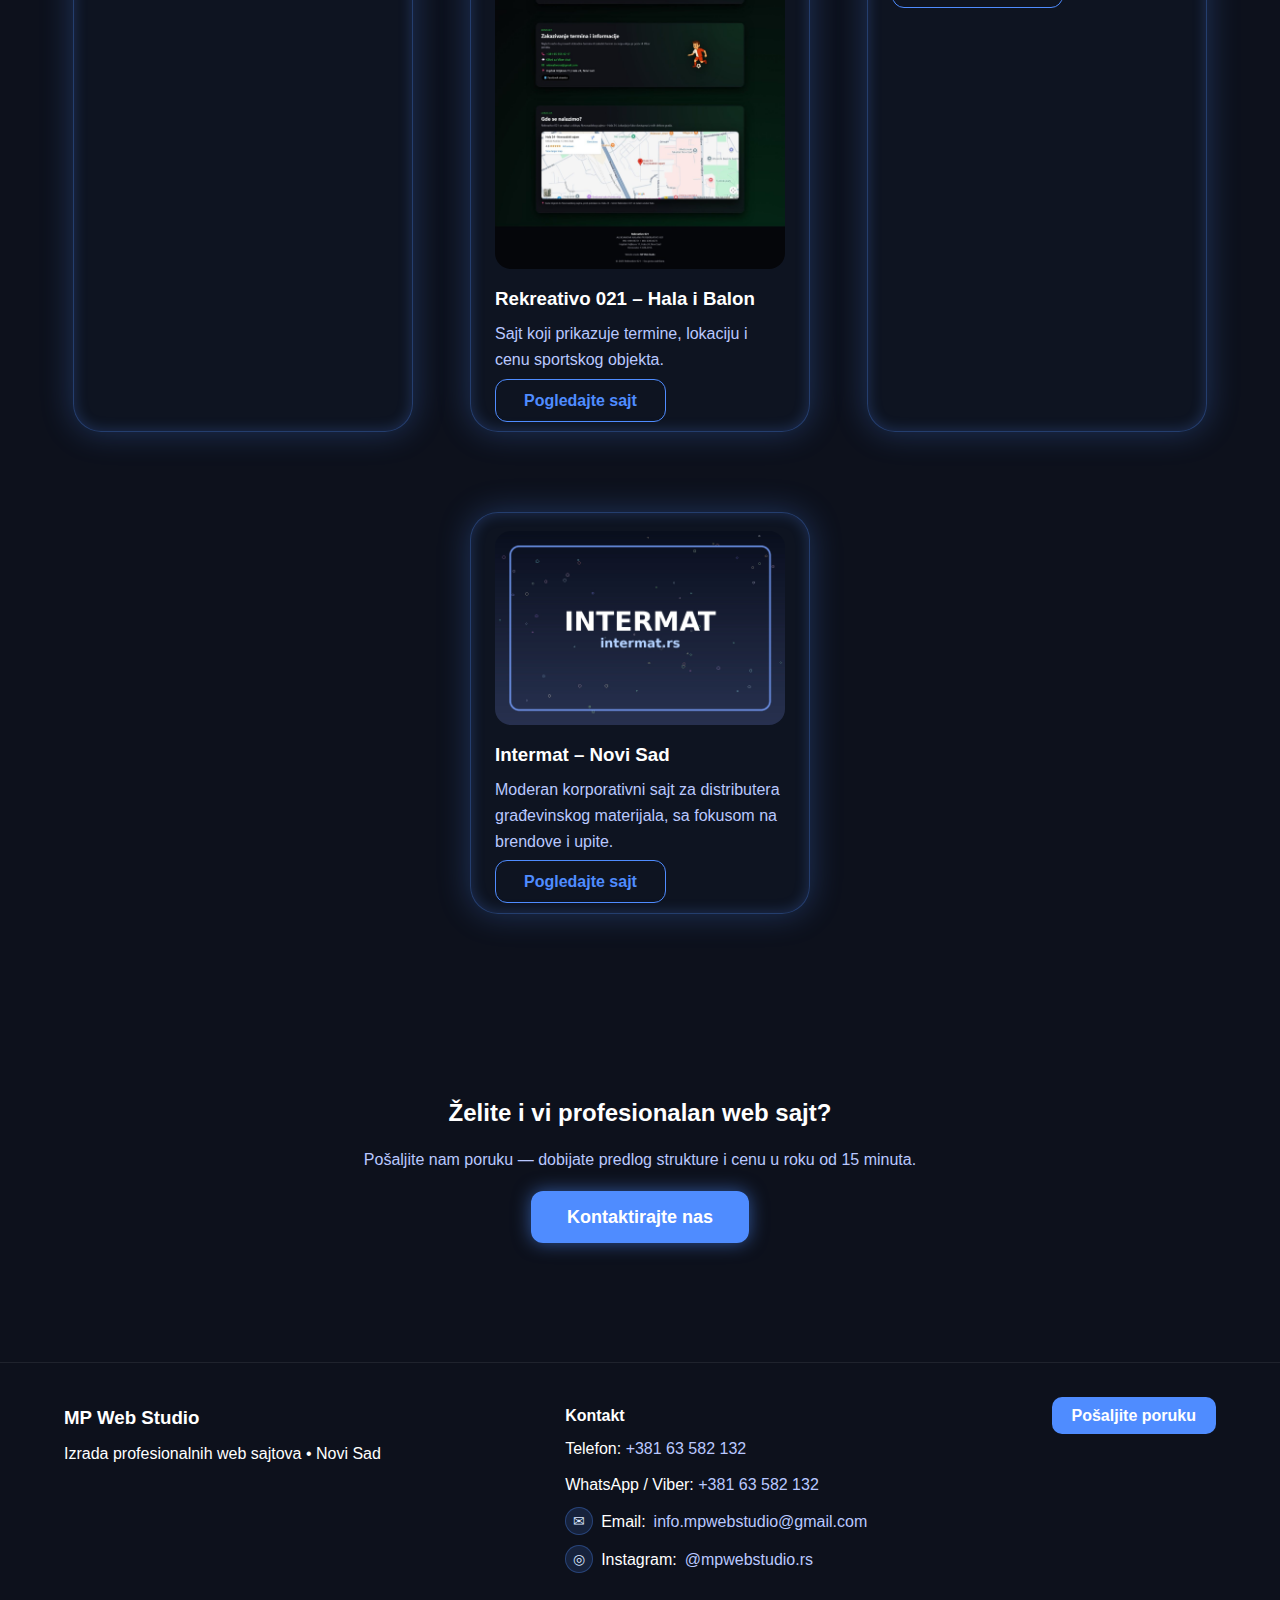
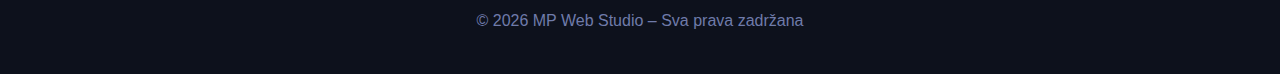
<file: portfolio.html>
<!DOCTYPE html>
<html lang="sr">
<head>
<!-- Google tag (gtag.js) -->
<script async src="https://www.googletagmanager.com/gtag/js?id=G-QEXT642B7V"></script>
<script>
  window.dataLayer = window.dataLayer || [];
  function gtag(){dataLayer.push(arguments);}
  gtag('js', new Date());

  gtag('config', 'G-QEXT642B7V');
</script>

<meta charset="utf-8"/>
<meta content="width=device-width, initial-scale=1.0" name="viewport"/>
<title>Portfolio – Izrada Web Sajtova Novi Sad | MP Web Studio</title>
<meta content="Portfolio MP Web Studio – pogledajte neke od naših radova. Izrada modernih i profesionalnih web sajtova za lokalne biznise u Novom Sadu. Brzo, kvalitetno i SEO optimizovano." name="description"/><link href="https://mpwebstudio.rs/portfolio.html" rel="canonical"/>
<meta content="https://mpwebstudio.rs/img/og-image.png" property="og:image"/>
<link href="img/favicon-64.png" rel="icon" type="image/png"/>
<link href="style.css" rel="stylesheet"/>
<script type="application/ld+json">
{
  "@context": "https://schema.org",
  "@type": "LocalBusiness",
  "name": "MP Web Studio",
  "image": "https://mpwebstudio.rs/img/og-image.png",
  "url": "https://mpwebstudio.rs/",
  "telephone": "+38163582132",
  "email": "info.mpwebstudio@gmail.com",
  "address": {
    "@type": "PostalAddress",
    "addressLocality": "Novi Sad",
    "addressRegion": "Vojvodina",
    "addressCountry": "RS"
  },
  "priceRange": "$$",
  "description": "MP Web Studio – izrada profesionalnih web sajtova za lokalne biznise u Novom Sadu. Moderan dizajn, SEO optimizacija i brza isporuka uz fokus na rezultate."
}
</script>
<meta content="Portfolio – Izrada Web Sajtova Novi Sad | MP Web Studio" property="og:title"/><meta content="Portfolio MP Web Studio – pogledajte neke od naših radova. Izrada modernih i profesionalnih web sajtova za lokalne biznise u Novom Sadu. Brzo, kvalitetno i SEO optimizovano." property="og:description"/><meta content="website" property="og:type"/><meta content="https://mpwebstudio.rs/portfolio.html" property="og:url"/><meta content="summary_large_image" name="twitter:card"/><meta content="Portfolio – Izrada Web Sajtova Novi Sad | MP Web Studio" name="twitter:title"/><meta content="Portfolio MP Web Studio – pogledajte neke od naših radova. Izrada modernih i profesionalnih web sajtova za lokalne biznise u Novom Sadu. Brzo, kvalitetno i SEO optimizovano." name="twitter:description"/><meta content="https://mpwebstudio.rs/img/og-image.png" name="twitter:image"/></head>
<body>
<!-- HEADER -->
<header class="header">
<div class="container">
<div class="logo">
<img alt="MP Web Studio Logo" src="img/favicon-64.png"/>
<span>MP WEB STUDIO</span>
</div>
<nav class="nav">
<a href="index.html">Početna</a>
<a href="o-nama.html">O nama</a>
<a href="usluge.html">Usluge</a>
<a class="active" href="portfolio.html">Portfolio</a>
<a href="faq.html">FAQ</a>
<a href="kontakt.html">Kontakt</a>
</nav>
<div class="hamburger" id="hamburger">
<span></span><span></span><span></span>
</div>
</div>
</header>
<!-- MOBILE NAV -->
<div class="mobile-nav" id="mobileNav">
<a href="index.html">Početna</a>
<a href="o-nama.html">O nama</a>
<a href="usluge.html">Usluge</a>
<a href="portfolio.html">Portfolio</a>
<a href="faq.html">FAQ</a>
<a href="kontakt.html">Kontakt</a>
</div>
<!-- HERO -->
<section class="page-section">
<h1 class="page-title">Neki od naših radova</h1>
<p class="page-subtitle">
    Premium web sajtovi koje smo napravili za lokalne biznise u Novom Sadu i okolini.
  </p>
</section>
<!-- PORTFOLIO GRID -->
<section class="page-section">
<div class="container" style="display:flex; flex-wrap:wrap; gap:40px; justify-content:center;">
<!-- AUTOSERVIS 3NS -->
<div class="hero-wrapper" style="max-width:340px; text-align:left;">
<img alt="Autoservis 3NS" src="img/autoservis3ns.jpg" style="width:100%; border-radius:16px; margin-bottom:15px;"/>
<h3 style="color:#fff;">Autoservis 3NS – Veternik</h3>
<p style="color:#b9c8ff; margin:8px 0 15px;">
        Brz, moderan i pregledan sajt za autoservis. Fokus na usluge, lokaciju i kontakt.
      </p>
<a class="btn-secondary" href="https://autoservis3ns.neocities.org/" rel="noopener" target="_blank">
        Pogledajte sajt
      </a>
</div>
<!-- KONOBA ORKUS -->
<div class="hero-wrapper" style="max-width:340px; text-align:left;">
<img alt="Konoba Orkus" src="img/konobaorkus.jpg" style="width:100%; border-radius:16px; margin-bottom:15px;"/>
<h3 style="color:#fff;">Konoba Orkus – Novi Sad</h3>
<p style="color:#b9c8ff; margin:8px 0 15px;">
        Sajt sa toplim tamburaškim identitetom, optimizovan za rezervacije i menije.
      </p>
<a class="btn-secondary" href="https://konobaorkus.neocities.org/" rel="noopener" target="_blank">
        Pogledajte sajt
      </a>
</div>
<!-- PUB TASTA -->
<div class="hero-wrapper" style="max-width:340px; text-align:left;">
<img alt="Pub Tasta Novi Sad" src="img/pubtasta.jpg" style="width:100%; border-radius:16px; margin-bottom:15px;"/>
<h3 style="color:#fff;">Pub Tasta – Novi Sad</h3>
<p style="color:#b9c8ff; margin:8px 0 15px;">
        Moderan sajt za pub sa fokusom na atmosferu, ponudu pića i kontakt.
      </p>
<a class="btn-secondary" href="https://pubtasta.neocities.org/" rel="noopener" target="_blank">
        Pogledajte sajt
      </a>
</div>
<!-- MOJ STAN NS -->
<div class="hero-wrapper" style="max-width:340px; text-align:left;">
<img alt="Moj Stan NS" src="img/mojstanns.jpg" style="width:100%; border-radius:16px; margin-bottom:15px;"/>
<h3 style="color:#fff;">Moj Stan NS – Profesionalni Upravnik</h3>
<p style="color:#b9c8ff; margin:8px 0 15px;">
        Profesionalan, čist i pouzdan web nastup za upravnike zgrada.
      </p>
<a class="btn-secondary" href="https://mojstanns.neocities.org/" rel="noopener" target="_blank">
        Pogledajte sajt
      </a>
</div>
<!-- REKREATIVO -->
<div class="hero-wrapper" style="max-width:340px; text-align:left;">
<img alt="Rekreativo 021" src="img/rekreativo.jpg" style="width:100%; border-radius:16px; margin-bottom:15px;"/>
<h3 style="color:#fff;">Rekreativo 021 – Hala i Balon</h3>
<p style="color:#b9c8ff; margin:8px 0 15px;">
        Sajt koji prikazuje termine, lokaciju i cenu sportskog objekta.
      </p>
<a class="btn-secondary" href="https://rekreativo021.neocities.org/" rel="noopener" target="_blank">
        Pogledajte sajt
      </a>
</div>
<!-- HELLO KIDS -->
<div class="hero-wrapper" style="max-width:340px; text-align:left;">
<img alt="Hello Kids Novi Sad" src="img/hellokids.jpg" style="width:100%; border-radius:16px; margin-bottom:15px;"/>
<h3 style="color:#fff;">Hello Kids – Dečija Igraonica</h3>
<p style="color:#b9c8ff; margin:8px 0 15px;">
        Razigran i šaren sajt optimizovan za rođendane, galerije i kontakt.
      </p>
<a class="btn-secondary" href="https://hellokids.rs/" rel="noopener" target="_blank">
        Pogledajte sajt
      </a>
</div>
<!-- INTERMAT -->
<div class="hero-wrapper" style="max-width:340px; text-align:left;">
<img alt="Intermat" src="img/intermat.jpg" style="width:100%; border-radius:16px; margin-bottom:15px;"/>
<h3 style="color:#fff;">Intermat – Novi Sad</h3>
<p style="color:#b9c8ff; margin:8px 0 15px;">
        Moderan korporativni sajt za distributera građevinskog materijala, sa fokusom na brendove i upite.
      </p>
<a class="btn-secondary" href="https://intermat.rs/" rel="noopener" target="_blank">
        Pogledajte sajt
      </a>
</div>
</div>
</section>
<!-- CTA -->
<section class="page-section">
<div class="container" style="text-align:center; max-width:700px;">
<h2 style="color:#fff; margin-bottom:15px;">Želite i vi profesionalan web sajt?</h2>
<p style="color:#b9c8ff; margin-bottom:30px;">
      Pošaljite nam poruku — dobijate predlog strukture i cenu u roku od 15 minuta.
    </p>
<a class="btn-primary" href="kontakt.html" style="font-size:18px; padding:16px 36px;">
      Kontaktirajte nas
    </a>
</div>
</section>
<!-- FOOTER -->
<footer class="footer">
<div class="container footer-wrapper">
<div class="footer-col">
<h3>MP Web Studio</h3>
<p>Izrada profesionalnih web sajtova • Novi Sad</p>
</div>
<div class="footer-col">
<h4>Kontakt</h4>
<p>Telefon: <a href="tel:+38163582132">+381 63 582 132</a></p>
<p>WhatsApp / Viber: <a href="https://wa.me/38163582132">+381 63 582 132</a></p>
<p><span class="footer-icon-link"><span class="footer-icon" aria-hidden="true">✉</span><span>Email:</span> <a href="mailto:info.mpwebstudio@gmail.com">info.mpwebstudio@gmail.com</a></span></p>
<p><span class="footer-icon-link"><span class="footer-icon" aria-hidden="true">◎</span><span>Instagram:</span> <a href="https://www.instagram.com/mpwebstudio.rs/" rel="noopener noreferrer" target="_blank">@mpwebstudio.rs</a></span></p>
</div>
<div class="footer-col">
<a class="footer-cta" href="kontakt.html">Pošaljite poruku</a>
</div>
</div>
<div class="footer-bottom">
    © 2026 MP Web Studio – Sva prava zadržana
  </div>
</footer>
<script>
const hamburger = document.getElementById('hamburger');
const mobileNav = document.getElementById('mobileNav');

hamburger.addEventListener('click', () => {
  mobileNav.classList.toggle('active');
});
</script>
</body>
</html>
</file>
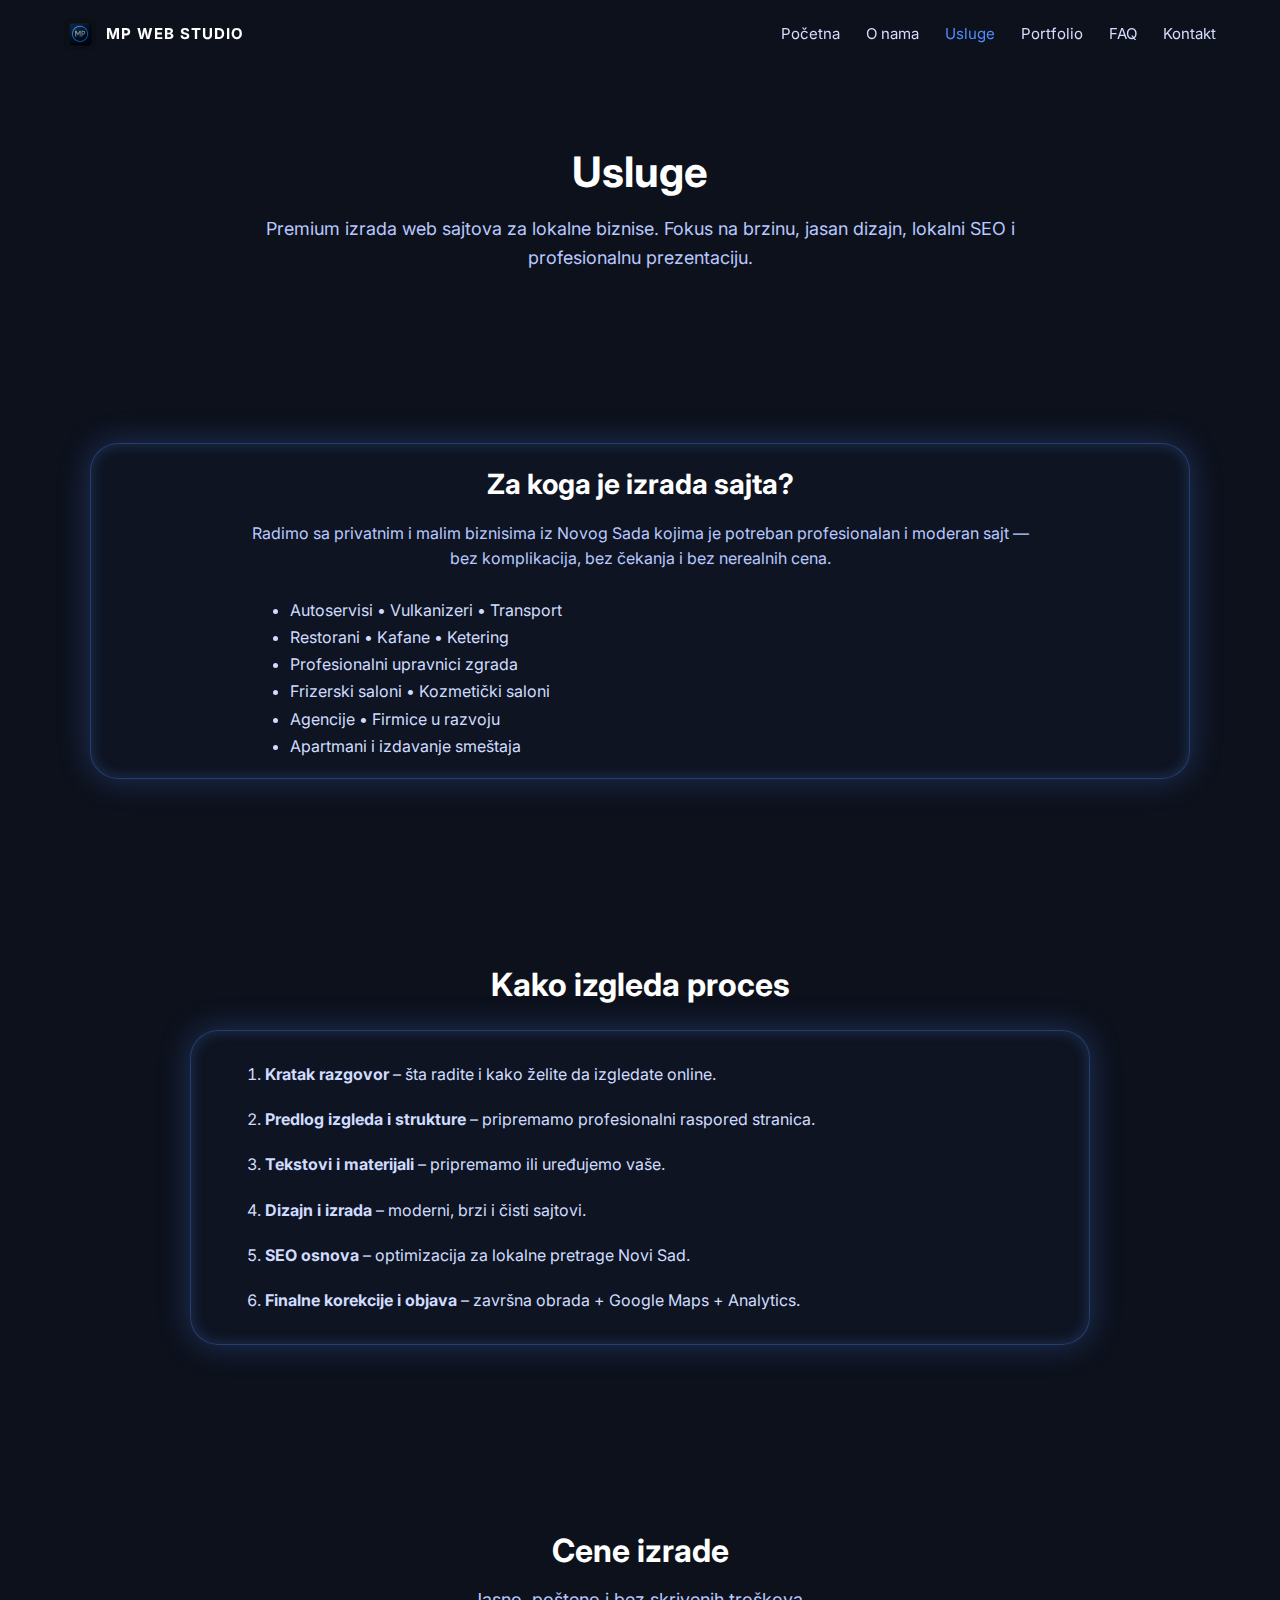
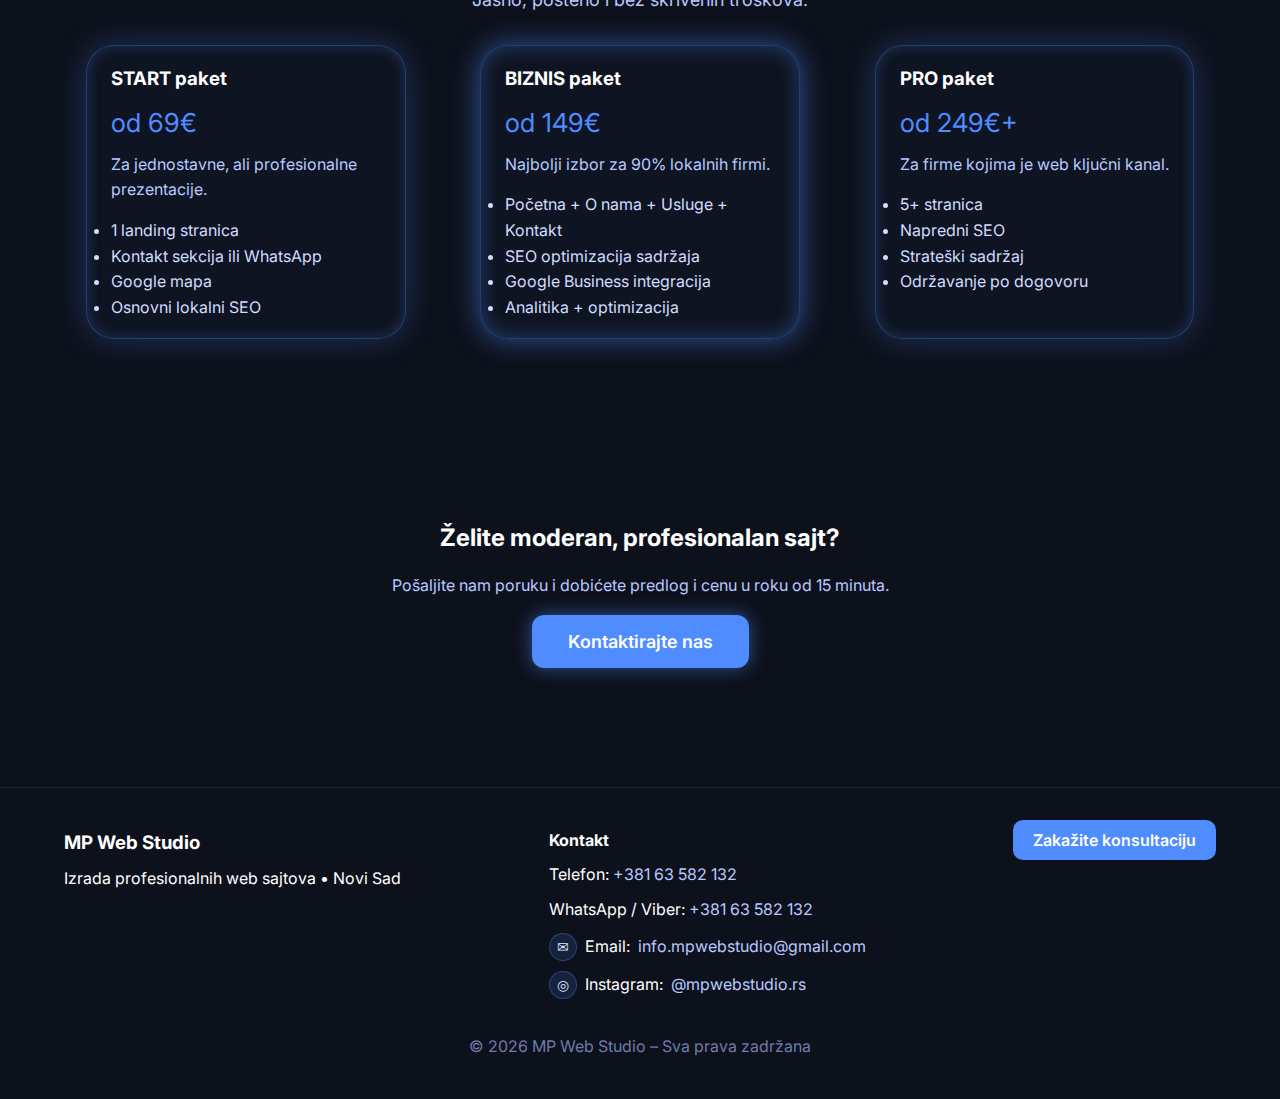
<file: usluge.html>
<!DOCTYPE html>

<html lang="sr-RS">
<head>
<!-- Google tag (gtag.js) -->
<script async="" src="https://www.googletagmanager.com/gtag/js?id=G-QEXT642B7V"></script>
<script>
  window.dataLayer = window.dataLayer || [];
  function gtag(){dataLayer.push(arguments);}
  gtag('js', new Date());

  gtag('config', 'G-QEXT642B7V');
</script>
<meta charset="utf-8"/>
<meta content="width=device-width, initial-scale=1.0" name="viewport"/>
<title>Usluge – Izrada Web Sajtova Novi Sad | MP Web Studio</title>
<meta content="Profesionalna izrada web sajtova Novi Sad. Premium web dizajn, SEO optimizacija, redizajn i razvoj sajtova za lokalne biznise. MP Web Studio – brz, moderan i pouzdan." name="description"/><link href="https://mpwebstudio.rs/usluge.html" rel="canonical"/>
<link href="https://fonts.googleapis.com" rel="preconnect"/><link crossorigin="" href="https://fonts.gstatic.com" rel="preconnect"/><link href="img/favicon.ico" rel="icon" sizes="any"/><link href="img/favicon-32.png" rel="icon" sizes="32x32" type="image/png"/><link href="img/favicon-180.png" rel="apple-touch-icon" sizes="180x180"/><link href="https://fonts.googleapis.com/css2?family=Inter:wght@300;400;500;600;700;800&amp;display=swap" rel="stylesheet"/><link href="style.css" rel="stylesheet"/>
<script type="application/ld+json">
{
  "@context": "https://schema.org",
  "@type": "LocalBusiness",
  "name": "MP Web Studio",
  "image": "https://mpwebstudio.rs/img/og-image.jpg",
  "url": "https://mpwebstudio.rs/",
  "telephone": "+38163582132",
  "email": "info.mpwebstudio@gmail.com",
  "address": {
    "@type": "PostalAddress",
    "addressLocality": "Novi Sad",
    "addressRegion": "Vojvodina",
    "addressCountry": "RS"
  },
  "priceRange": "$$",
  "description": "MP Web Studio – izrada profesionalnih web sajtova za lokalne biznise u Novom Sadu. Moderan dizajn, SEO optimizacija i brza isporuka uz fokus na rezultate."
}
</script>
<meta content="Usluge – Izrada Web Sajtova Novi Sad | MP Web Studio" property="og:title"/><meta content="Profesionalna izrada web sajtova Novi Sad. Premium web dizajn, SEO optimizacija, redizajn i razvoj sajtova za lokalne biznise. MP Web Studio – brz, moderan i pouzdan." property="og:description"/><meta content="website" property="og:type"/><meta content="https://mpwebstudio.rs/usluge.html" property="og:url"/><meta content="https://mpwebstudio.rs/img/og-image.jpg" property="og:image"/><meta content="summary_large_image" name="twitter:card"/><meta content="Usluge – Izrada Web Sajtova Novi Sad | MP Web Studio" name="twitter:title"/><meta content="Profesionalna izrada web sajtova Novi Sad. Premium web dizajn, SEO optimizacija, redizajn i razvoj sajtova za lokalne biznise. MP Web Studio – brz, moderan i pouzdan." name="twitter:description"/><meta content="https://mpwebstudio.rs/img/og-image.jpg" name="twitter:image"/></head>
<body>
<!-- HEADER -->
<header class="header">
<div class="container">
<div class="logo">
<img alt="MP Web Studio logo" src="img/favicon-64-1.png"/>
<span>MP WEB STUDIO</span>
</div>
<nav class="nav">
<a href="index.html">Početna</a>
<a href="o-nama.html">O nama</a>
<a aria-current="page" class="active" href="usluge.html">Usluge</a>
<a href="portfolio.html">Portfolio</a>
<a href="faq.html">FAQ</a>
<a href="kontakt.html">Kontakt</a>
</nav>
<button aria-controls="mobileNav" aria-expanded="false" aria-haspopup="true" aria-label="Otvori meni" class="hamburger" id="hamburger" title="Otvori meni" type="button">
<span></span><span></span><span></span>
</button>
</div>
</header>
<div aria-hidden="true" aria-label="Mobilna navigacija" class="mobile-nav" id="mobileNav">
<a href="index.html">Početna</a>
<a href="o-nama.html">O nama</a>
<a aria-current="page" href="usluge.html">Usluge</a>
<a href="portfolio.html">Portfolio</a>
<a href="faq.html">FAQ</a>
<a href="kontakt.html">Kontakt</a>
</div>
<!-- PAGE HERO -->
<section class="page-section">
<h1 class="page-title">Usluge</h1>
<p class="page-subtitle">
    Premium izrada web sajtova za lokalne biznise. Fokus na brzinu, jasan dizajn, lokalni SEO i profesionalnu prezentaciju.
  </p>
</section>
<!-- ZA KOGA JE USLUGA -->
<section class="page-section">
<div class="container">
<div class="hero-wrapper">
<h2 style="font-size:28px; margin-bottom:14px;">Za koga je izrada sajta?</h2>
<p style="color:#b9c8ff; max-width:800px; margin:0 auto 25px; text-align:center;">
        Radimo sa privatnim i malim biznisima iz Novog Sada kojima je potreban profesionalan i moderan sajt — bez komplikacija,
        bez čekanja i bez nerealnih cena.
      </p>
<ul style="color:#d0dcff; max-width:700px; margin:0 auto; line-height:1.7; text-align:left;">
<li>Autoservisi • Vulkanizeri • Transport</li>
<li>Restorani • Kafane • Ketering</li>
<li>Profesionalni upravnici zgrada</li>
<li>Frizerski saloni • Kozmetički saloni</li>
<li>Agencije • Firmice u razvoju</li>
<li>Apartmani i izdavanje smeštaja</li>
</ul>
</div>
</div>
</section>
<!-- PROCES IZRADE -->
<section class="page-section">
<div class="container" style="max-width:900px;">
<h2 class="page-title" style="font-size:32px; margin-bottom:20px;">Kako izgleda proces</h2>
<div class="hero-wrapper" style="padding:30px;">
<ol style="color:#d0dcff; max-width:750px; margin:0 auto; text-align:left; line-height:1.7;">
<li style="margin-bottom:18px;">
<strong> Kratak razgovor</strong> – šta radite i kako želite da izgledate online.
        </li>
<li style="margin-bottom:18px;">
<strong> Predlog izgleda i strukture</strong> – pripremamo profesionalni raspored stranica.
        </li>
<li style="margin-bottom:18px;">
<strong> Tekstovi i materijali</strong> – pripremamo ili uređujemo vaše.
        </li>
<li style="margin-bottom:18px;">
<strong> Dizajn i izrada</strong> – moderni, brzi i čisti sajtovi.
        </li>
<li style="margin-bottom:18px;">
<strong> SEO osnova</strong> – optimizacija za lokalne pretrage Novi Sad.
        </li>
<li>
<strong> Finalne korekcije i objava</strong> – završna obrada + Google Maps + Analytics.
        </li>
</ol>
</div>
</div>
</section>
<!-- CENOVNIK -->
<section class="page-section">
<div class="container">
<h2 class="page-title" style="font-size:32px;">Cene izrade</h2>
<p class="page-subtitle">Jasno, pošteno i bez skrivenih troškova.</p>
<div style="display:flex; gap:30px; flex-wrap:wrap; justify-content:center;">
<!-- START -->
<div class="hero-wrapper" style="max-width:320px; text-align:left;">
<h3 style="color:#fff;">START paket</h3>
<div style="color:#4f8cff; font-size:26px; margin:8px 0;">od 69€</div>
<p style="color:#b9c8ff;">Za jednostavne, ali profesionalne prezentacije.</p>
<ul style="margin-top:15px; color:#d0dcff; line-height:1.6;">
<li>1 landing stranica</li>
<li>Kontakt sekcija ili WhatsApp</li>
<li>Google mapa</li>
<li>Osnovni lokalni SEO</li>
</ul>
</div>
<!-- BIZNIS -->
<div class="hero-wrapper" style="max-width:320px; text-align:left; box-shadow:0 0 28px rgba(79,140,255,0.55), inset 0 0 20px rgba(79,140,255,0.35);">
<h3 style="color:#fff;">BIZNIS paket</h3>
<div style="color:#4f8cff; font-size:26px; margin:8px 0;">od 149€</div>
<p style="color:#b9c8ff;">Najbolji izbor za 90% lokalnih firmi.</p>
<ul style="margin-top:15px; color:#d0dcff; line-height:1.6;">
<li>Početna + O nama + Usluge + Kontakt</li>
<li>SEO optimizacija sadržaja</li>
<li>Google Business integracija</li>
<li>Analitika + optimizacija</li>
</ul>
</div>
<!-- PRO -->
<div class="hero-wrapper" style="max-width:320px; text-align:left;">
<h3 style="color:#fff;">PRO paket</h3>
<div style="color:#4f8cff; font-size:26px; margin:8px 0;">od 249€+</div>
<p style="color:#b9c8ff;">Za firme kojima je web ključni kanal.</p>
<ul style="margin-top:15px; color:#d0dcff; line-height:1.6;">
<li>5+ stranica</li>
<li>Napredni SEO</li>
<li>Strateški sadržaj</li>
<li>Održavanje po dogovoru</li>
</ul>
</div>
</div>
</div>
</section>
<!-- CTA -->
<section class="page-section">
<div class="container" style="max-width:700px; text-align:center;">
<h2 style="color:#fff; margin-bottom:15px;">Želite moderan, profesionalan sajt?</h2>
<p style="color:#b9c8ff; margin-bottom:30px;">
      Pošaljite nam poruku i dobićete predlog i cenu u roku od 15 minuta.
    </p>
<a class="btn-primary" href="kontakt.html" style="font-size:18px; padding:16px 36px;">
      Kontaktirajte nas
    </a>
</div>
</section>
<!-- FOOTER -->
<footer class="footer">
<div class="container footer-wrapper">
<div class="footer-col">
<h3>MP Web Studio</h3>
<p>Izrada profesionalnih web sajtova • Novi Sad</p>
</div>
<div class="footer-col">
<h4>Kontakt</h4>
<p>Telefon: <a href="tel:+38163582132">+381 63 582 132</a></p>
<p>WhatsApp / Viber: <a href="https://wa.me/38163582132">+381 63 582 132</a></p>
<p><span class="footer-icon-link"><span aria-hidden="true" class="footer-icon">✉</span><span>Email:</span> <a href="mailto:info.mpwebstudio@gmail.com">info.mpwebstudio@gmail.com</a></span></p>
<p><span class="footer-icon-link"><span aria-hidden="true" class="footer-icon">◎</span><span>Instagram:</span> <a href="https://www.instagram.com/mpwebstudio.rs/" rel="noopener noreferrer" target="_blank">@mpwebstudio.rs</a></span></p>
</div>
<div class="footer-col">
<a class="footer-cta" href="kontakt.html">Zakažite konsultaciju</a>
</div>
</div>
<div class="footer-bottom">
    © 2026 MP Web Studio – Sva prava zadržana
  </div>
</footer>
<script>
    (() => {
      const hamburger = document.getElementById('hamburger');
      const mobileNav = document.getElementById('mobileNav');

      if (!hamburger || !mobileNav) return;

      const toggleMenu = (forceOpen) => {
        const shouldOpen = typeof forceOpen === 'boolean' ? forceOpen : !mobileNav.classList.contains('active');
        hamburger.classList.toggle('active', shouldOpen);
        mobileNav.classList.toggle('active', shouldOpen);
        hamburger.setAttribute('aria-expanded', String(shouldOpen));
        hamburger.setAttribute('aria-label', shouldOpen ? 'Zatvori meni' : 'Otvori meni');
        hamburger.setAttribute('title', shouldOpen ? 'Zatvori meni' : 'Otvori meni');
        mobileNav.setAttribute('aria-hidden', String(!shouldOpen));
      };

      hamburger.addEventListener('click', () => toggleMenu());
      mobileNav.querySelectorAll('a').forEach(link => {
        link.addEventListener('click', () => toggleMenu(false));
      });
      document.addEventListener('keydown', (event) => {
        if (event.key === 'Escape') toggleMenu(false);
      });
    })();
  </script>
</body>
</html>
</file>
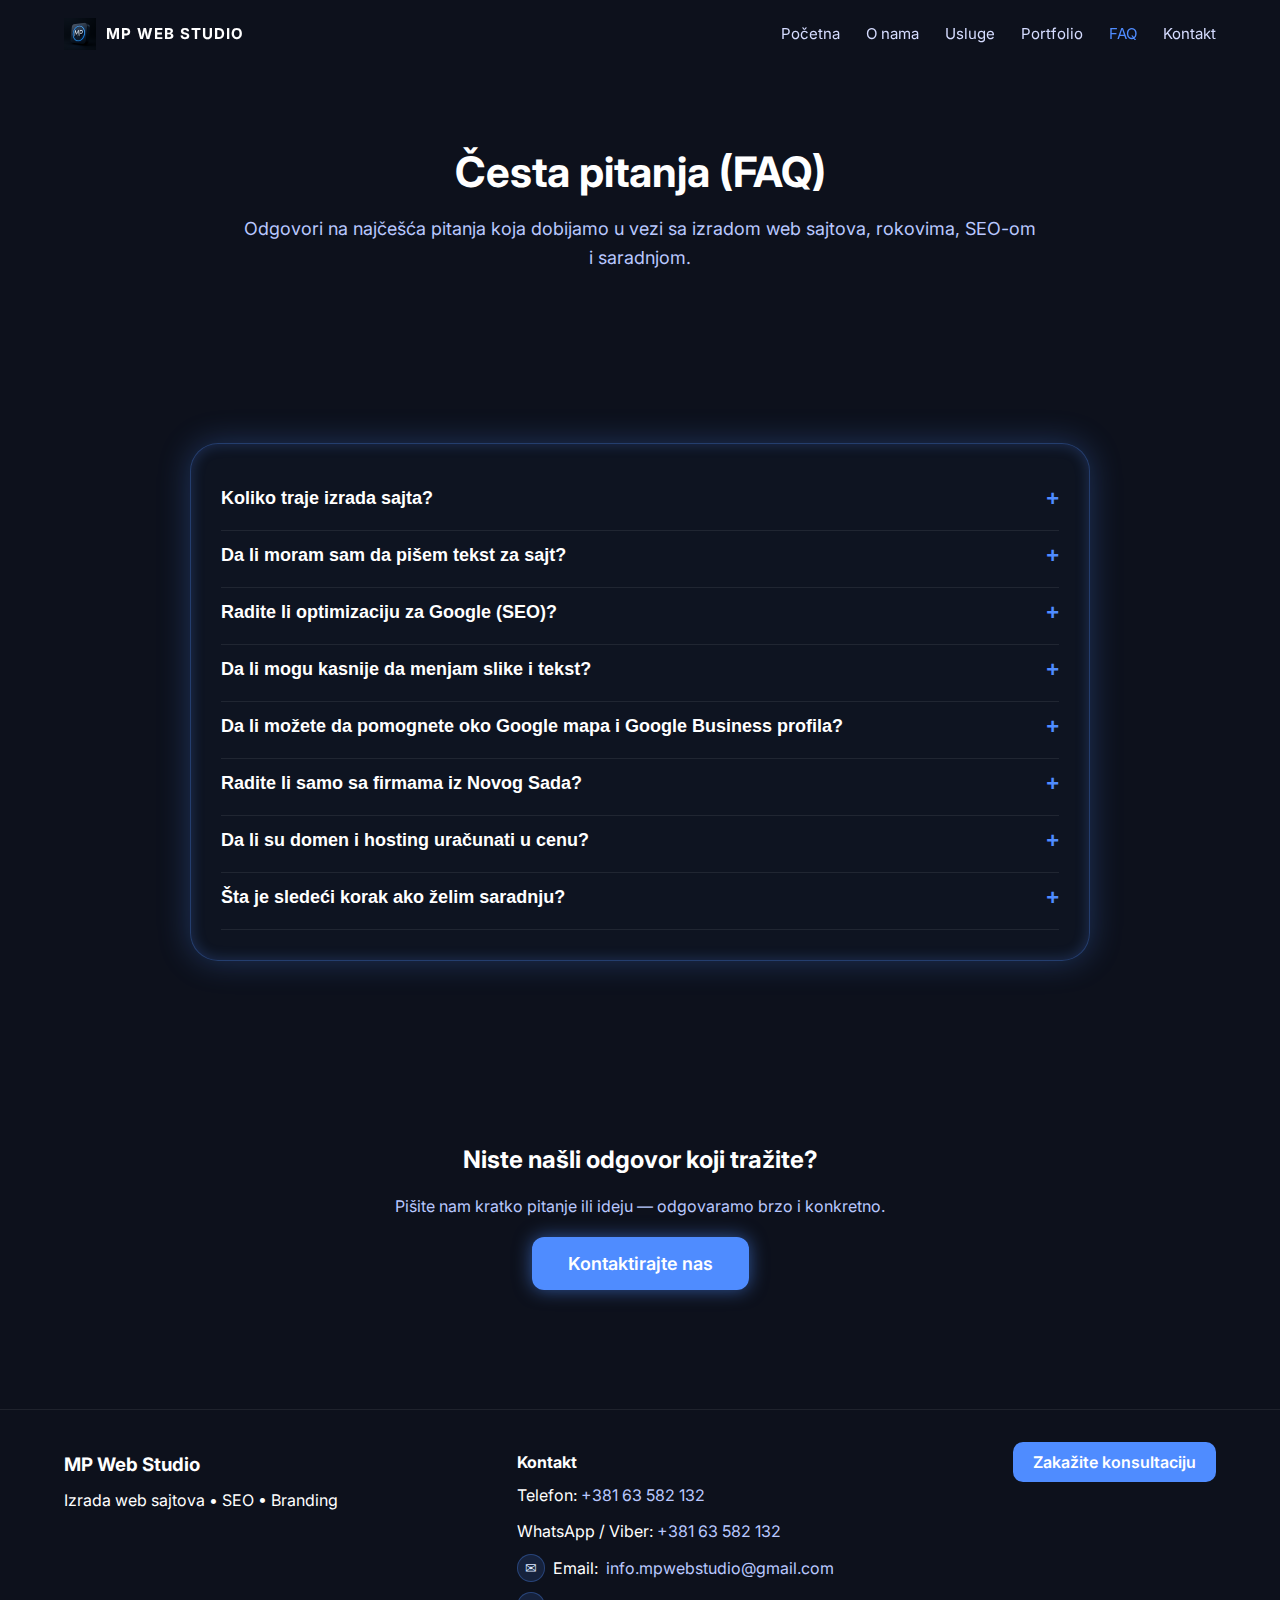
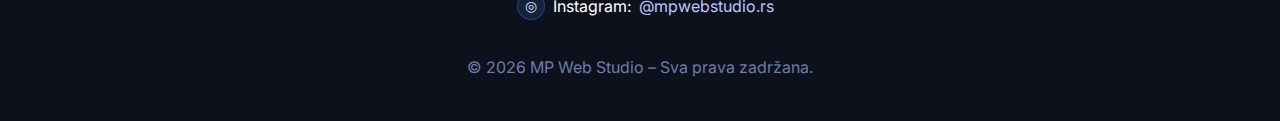
<file: mpwebstudio-main-fixed/faq.html>
<!DOCTYPE html>
<html lang="sr">
<head>
<!-- Google tag (gtag.js) -->
<script async src="https://www.googletagmanager.com/gtag/js?id=G-QEXT642B7V"></script>
<script>
  window.dataLayer = window.dataLayer || [];
  function gtag(){dataLayer.push(arguments);}
  gtag('js', new Date());

  gtag('config', 'G-QEXT642B7V');
</script>

<meta charset="utf-8"/>
<meta content="width=device-width, initial-scale=1.0" name="viewport"/>
<title>FAQ | Česta pitanja | MP Web Studio – Izrada Web Sajtova Novi Sad</title>
<meta content="Česta pitanja o izradi web sajtova, rokovima, SEO optimizaciji, održavanju i saradnji sa MP Web Studio iz Novog Sada." name="description"/><link href="https://mpwebstudio.rs/faq.html" rel="canonical"/>
<link href="img/favicon-64.png" rel="icon" type="image/png"/>
<link href="style.css" rel="stylesheet"/>
<!-- Lokalne stilizacije za FAQ accordion -->
<style>
    .faq-container {
      max-width: 900px;
      margin: 0 auto;
    }

    .faq-item {
      border-bottom: 1px solid rgba(255, 255, 255, 0.08);
      padding: 14px 0;
    }

    .faq-question {
      width: 100%;
      background: none;
      border: none;
      text-align: left;
      padding: 0;
      font-size: 18px;
      font-weight: 600;
      color: #ffffff;
      cursor: pointer;
      display: flex;
      justify-content: space-between;
      align-items: center;
      gap: 10px;
    }

    .faq-icon {
      font-size: 22px;
      line-height: 1;
      color: #4f8cff;
      flex-shrink: 0;
    }

    .faq-answer {
      max-height: 0;
      overflow: hidden;
      transition: max-height 0.25s ease-out;
      color: #b9c8ff;
      margin-top: 6px;
    }

    .faq-answer-inner {
      padding-right: 10px;
      padding-bottom: 6px;
    }

    .faq-item.active .faq-answer {
      /* kad je aktivan, JS mu postavlja max-height inline,
         ova klasa služi više za semantiku ako želiš kasnije da dodaš stil */
    }
  </style>
<script type="application/ld+json">
{
  "@context": "https://schema.org",
  "@type": "LocalBusiness",
  "name": "MP Web Studio",
  "image": "https://mpwebstudio.rs/img/og-image.png",
  "url": "https://mpwebstudio.rs/",
  "telephone": "+38163582132",
  "email": "info.mpwebstudio@gmail.com",
  "address": {
    "@type": "PostalAddress",
    "addressLocality": "Novi Sad",
    "addressRegion": "Vojvodina",
    "addressCountry": "RS"
  },
  "priceRange": "$$",
  "description": "MP Web Studio – izrada profesionalnih web sajtova za lokalne biznise u Novom Sadu. Moderan dizajn, SEO optimizacija i brza isporuka uz fokus na rezultate."
}
</script>
<meta content="FAQ | Česta pitanja | MP Web Studio – Izrada Web Sajtova Novi Sad" property="og:title"/><meta content="Česta pitanja o izradi web sajtova, rokovima, SEO optimizaciji, održavanju i saradnji sa MP Web Studio iz Novog Sada." property="og:description"/><meta content="website" property="og:type"/><meta content="https://mpwebstudio.rs/faq.html" property="og:url"/><meta content="https://mpwebstudio.rs/img/og-image.png" property="og:image"/><meta content="summary_large_image" name="twitter:card"/><meta content="FAQ | Česta pitanja | MP Web Studio – Izrada Web Sajtova Novi Sad" name="twitter:title"/><meta content="Česta pitanja o izradi web sajtova, rokovima, SEO optimizaciji, održavanju i saradnji sa MP Web Studio iz Novog Sada." name="twitter:description"/><meta content="https://mpwebstudio.rs/img/og-image.png" name="twitter:image"/></head>
<body>
<!-- HEADER -->
<header class="header">
<div class="container">
<div class="logo">
<img alt="MP Web Studio Logo" src="img/favicon-64.png"/>
<span>MP WEB STUDIO</span>
</div>
<nav class="nav">
<a href="index.html">Početna</a>
<a href="o-nama.html">O nama</a>
<a href="usluge.html">Usluge</a>
<a href="portfolio.html">Portfolio</a>
<a class="active" href="faq.html">FAQ</a>
<a href="kontakt.html">Kontakt</a>
</nav>
<div class="hamburger" id="hamburger">
<span></span><span></span><span></span>
</div>
</div>
</header>
<!-- MOBILE NAV -->
<div class="mobile-nav" id="mobileNav">
<a href="index.html">Početna</a>
<a href="o-nama.html">O nama</a>
<a href="usluge.html">Usluge</a>
<a href="portfolio.html">Portfolio</a>
<a href="faq.html">FAQ</a>
<a href="kontakt.html">Kontakt</a>
</div>
<!-- PAGE HERO -->
<section class="page-section">
<h1 class="page-title">Česta pitanja (FAQ)</h1>
<p class="page-subtitle">
      Odgovori na najčešća pitanja koja dobijamo u vezi sa izradom web sajtova, rokovima, SEO-om i saradnjom.
    </p>
</section>
<!-- FAQ ACCORDION -->
<section class="page-section">
<div class="container faq-container">
<div class="hero-wrapper" style="padding:30px; text-align:left;">
<!-- Q1 -->
<div class="faq-item">
<button class="faq-question">
<span>Koliko traje izrada sajta?</span>
<span class="faq-icon">+</span>
</button>
<div class="faq-answer">
<div class="faq-answer-inner">
              Za jednostavnije sajtove (START paket) rok je obično 3–7 dana od trenutka kada dobijemo sve informacije.
              Kod većih projekata rok dogovaramo individualno, ali uvek unapred.
            </div>
</div>
</div>
<!-- Q2 -->
<div class="faq-item">
<button class="faq-question">
<span>Da li moram sam da pišem tekst za sajt?</span>
<span class="faq-icon">+</span>
</button>
<div class="faq-answer">
<div class="faq-answer-inner">
              Ne morate. Dovoljno je da nam napišete kratko čime se bavite, a mi pripremamo profesionalne tekstove
              prilagođene web formatu i SEO-u.
            </div>
</div>
</div>
<!-- Q3 -->
<div class="faq-item">
<button class="faq-question">
<span>Radite li optimizaciju za Google (SEO)?</span>
<span class="faq-icon">+</span>
</button>
<div class="faq-answer">
<div class="faq-answer-inner">
              Da. Svaki sajt radimo sa osnovnim SEO-om — naslovi, opisi, struktura, ključne reči i interne veze.
              Za napredniji SEO možemo raditi i dodatno, po dogovoru.
            </div>
</div>
</div>
<!-- Q4 -->
<div class="faq-item">
<button class="faq-question">
<span>Da li mogu kasnije da menjam slike i tekst?</span>
<span class="faq-icon">+</span>
</button>
<div class="faq-answer">
<div class="faq-answer-inner">
              Naravno. Radimo manje izmene besplatno ili periodično održavanje — po dogovoru, u zavisnosti od obima.
            </div>
</div>
</div>
<!-- Q5 -->
<div class="faq-item">
<button class="faq-question">
<span>Da li možete da pomognete oko Google mapa i Google Business profila?</span>
<span class="faq-icon">+</span>
</button>
<div class="faq-answer">
<div class="faq-answer-inner">
              Da — pomažemo i oko Google Business profila, verifikacije, lokacije i pravilnog povezivanja sa sajtom,
              kao i oko prikaza na Google mapama.
            </div>
</div>
</div>
<!-- Q6 -->
<div class="faq-item">
<button class="faq-question">
<span>Radite li samo sa firmama iz Novog Sada?</span>
<span class="faq-icon">+</span>
</button>
<div class="faq-answer">
<div class="faq-answer-inner">
              Ne — radimo i za klijente širom Srbije, ali nam je Novi Sad baza i poznajemo lokalno tržište najbolje,
              što je prednost kod lokalnog SEO-a.
            </div>
</div>
</div>
<!-- Q7 -->
<div class="faq-item">
<button class="faq-question">
<span>Da li su domen i hosting uračunati u cenu?</span>
<span class="faq-icon">+</span>
</button>
<div class="faq-answer">
<div class="faq-answer-inner">
              Domen i hosting se najčešće plaćaju posebno, ali pomažemo oko izbora i kupovine najpovoljnije
              i najstabilnije opcije za vaš biznis.
            </div>
</div>
</div>
<!-- Q8 -->
<div class="faq-item">
<button class="faq-question">
<span>Šta je sledeći korak ako želim saradnju?</span>
<span class="faq-icon">+</span>
</button>
<div class="faq-answer">
<div class="faq-answer-inner">
              Pošaljite kratku poruku na WhatsApp ili email o vašem biznisu — javljamo se sa predlogom strukture,
              okvirnom cenom i rokovima u roku od 15 minuta (tokom radnog vremena).
            </div>
</div>
</div>
</div>
</div>
</section>
<!-- CTA -->
<section class="page-section">
<div class="container" style="text-align:center; max-width:700px;">
<h2 style="color:#fff; margin-bottom:15px;">Niste našli odgovor koji tražite?</h2>
<p style="color:#b9c8ff; margin-bottom:30px;">
        Pišite nam kratko pitanje ili ideju — odgovaramo brzo i konkretno.
      </p>
<a class="btn-primary" href="kontakt.html" style="font-size:18px; padding:16px 36px;">
        Kontaktirajte nas
      </a>
</div>
</section>
<!-- FOOTER -->
<footer class="footer">
<div class="container footer-wrapper">
<div class="footer-col">
<h3>MP Web Studio</h3>
<p>Izrada web sajtova • SEO • Branding</p>
</div>
<div class="footer-col">
<h4>Kontakt</h4>
<p>Telefon: <a href="tel:+38163582132">+381 63 582 132</a></p>
<p>WhatsApp / Viber: <a href="https://wa.me/38163582132">+381 63 582 132</a></p>
<p><span class="footer-icon-link"><span class="footer-icon" aria-hidden="true">✉</span><span>Email:</span> <a href="mailto:info.mpwebstudio@gmail.com">info.mpwebstudio@gmail.com</a></span></p>
<p><span class="footer-icon-link"><span class="footer-icon" aria-hidden="true">◎</span><span>Instagram:</span> <a href="https://www.instagram.com/mpwebstudio.rs/" rel="noopener noreferrer" target="_blank">@mpwebstudio.rs</a></span></p>
</div>
<div class="footer-col">
<a class="footer-cta" href="kontakt.html">Zakažite konsultaciju</a>
</div>
</div>
<div class="footer-bottom">
      © 2026 MP Web Studio – Sva prava zadržana.
    </div>
</footer>
<!-- JS: hamburger + FAQ accordion -->
<script>
    const hamburger = document.getElementById('hamburger');
    const mobileNav = document.getElementById('mobileNav');

    hamburger.addEventListener('click', () => {
      hamburger.classList.toggle('active');
      mobileNav.classList.toggle('active');
    });

    // FAQ accordion
    const faqItems = document.querySelectorAll('.faq-item');

    faqItems.forEach(item => {
      const question = item.querySelector('.faq-question');
      const answer = item.querySelector('.faq-answer');
      const icon = item.querySelector('.faq-icon');

      question.addEventListener('click', () => {
        const isOpen = item.classList.contains('open');

        // zatvori sve
        faqItems.forEach(i => {
          i.classList.remove('open');
          const a = i.querySelector('.faq-answer');
          const ic = i.querySelector('.faq-icon');
          a.style.maxHeight = null;
          ic.textContent = '+';
        });

        // ako nije bio otvoren, otvori
        if (!isOpen) {
          item.classList.add('open');
          answer.style.maxHeight = answer.scrollHeight + 'px';
          icon.textContent = '–';
        }
      });
    });
  </script>
</body>
</html>
</file>
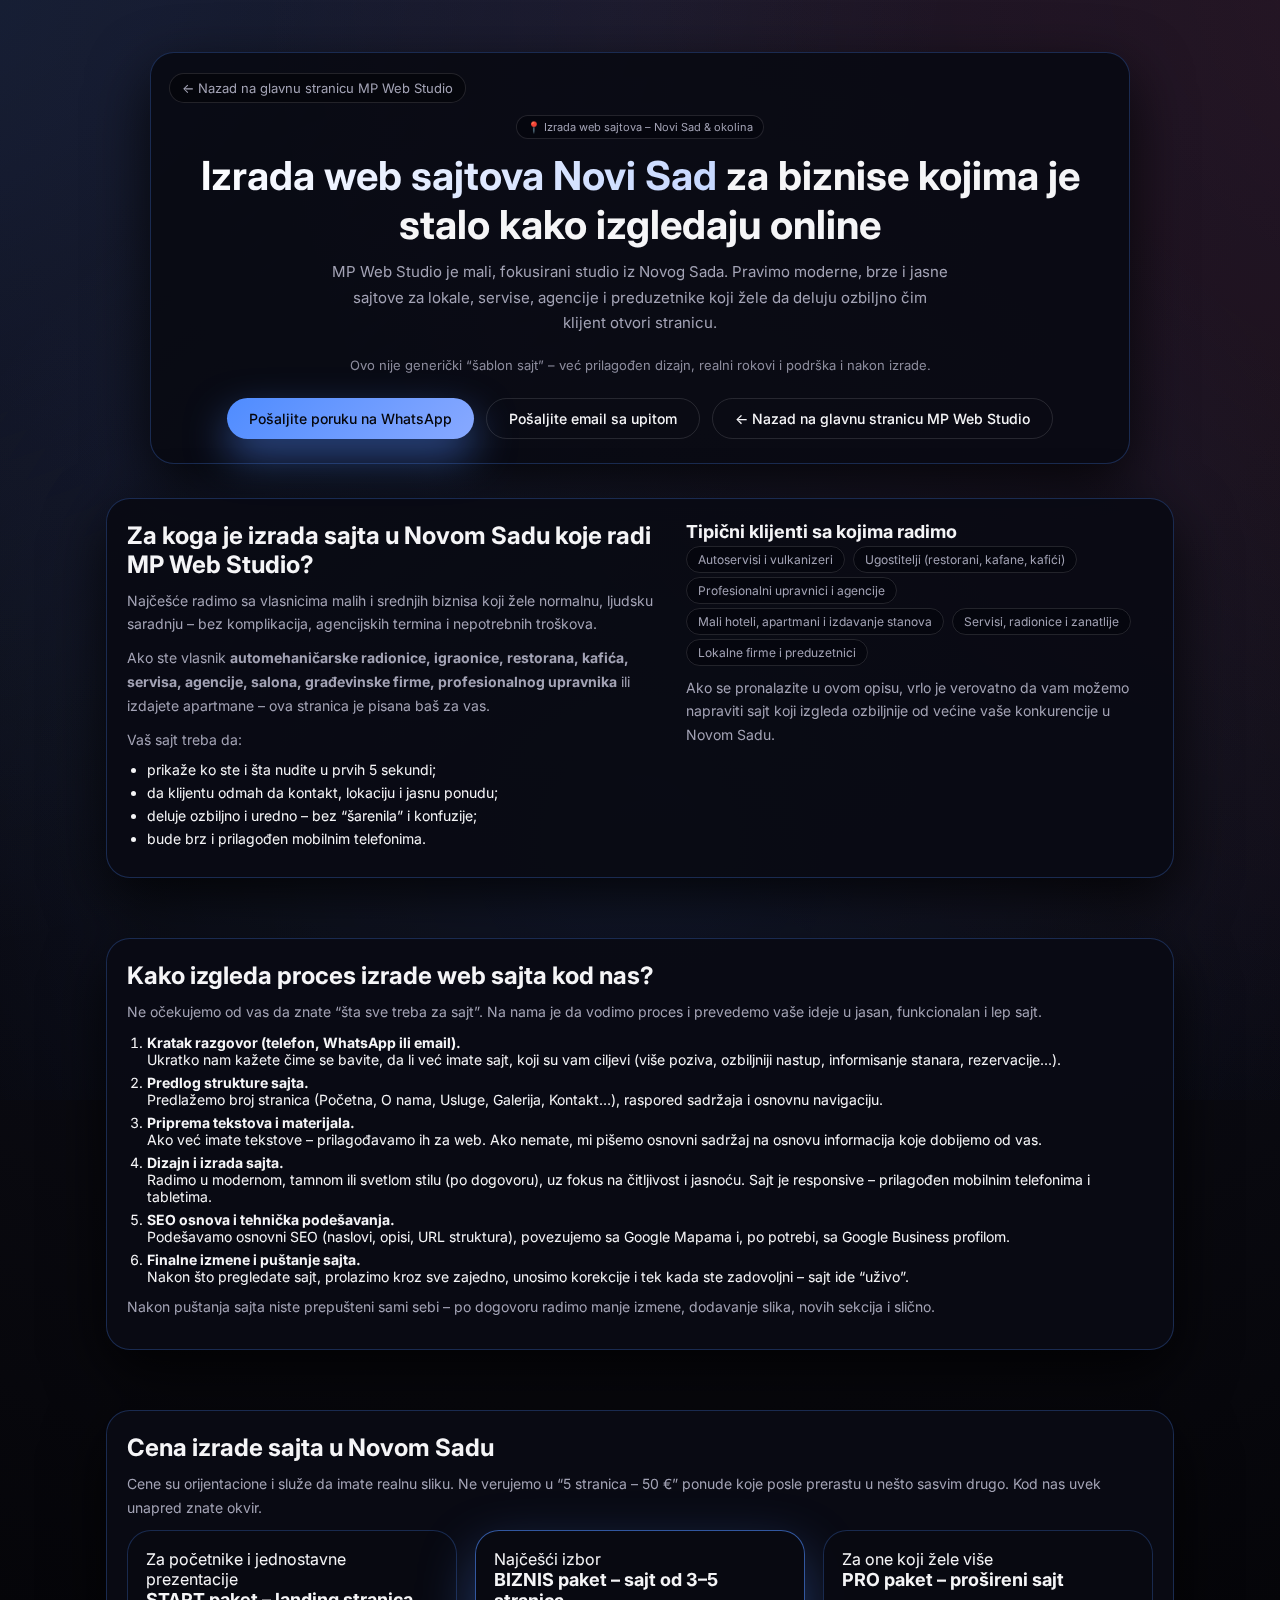
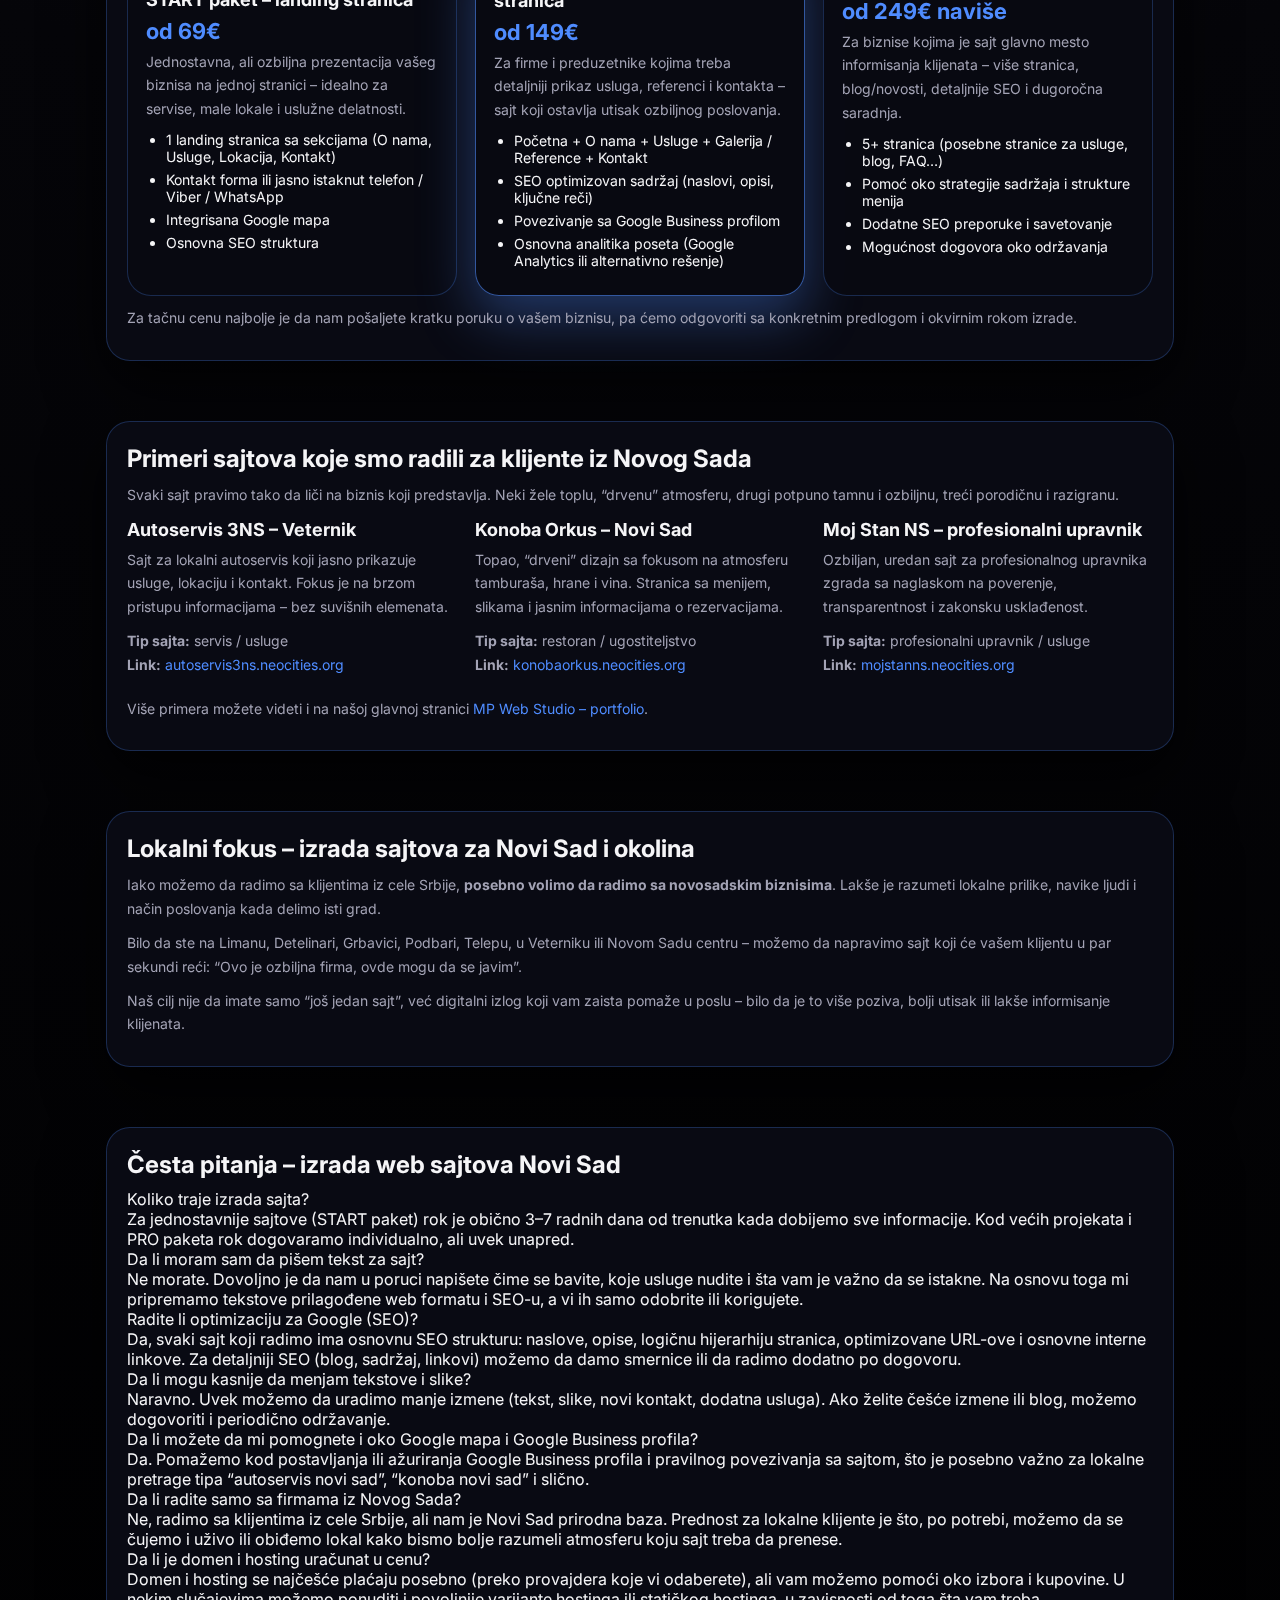
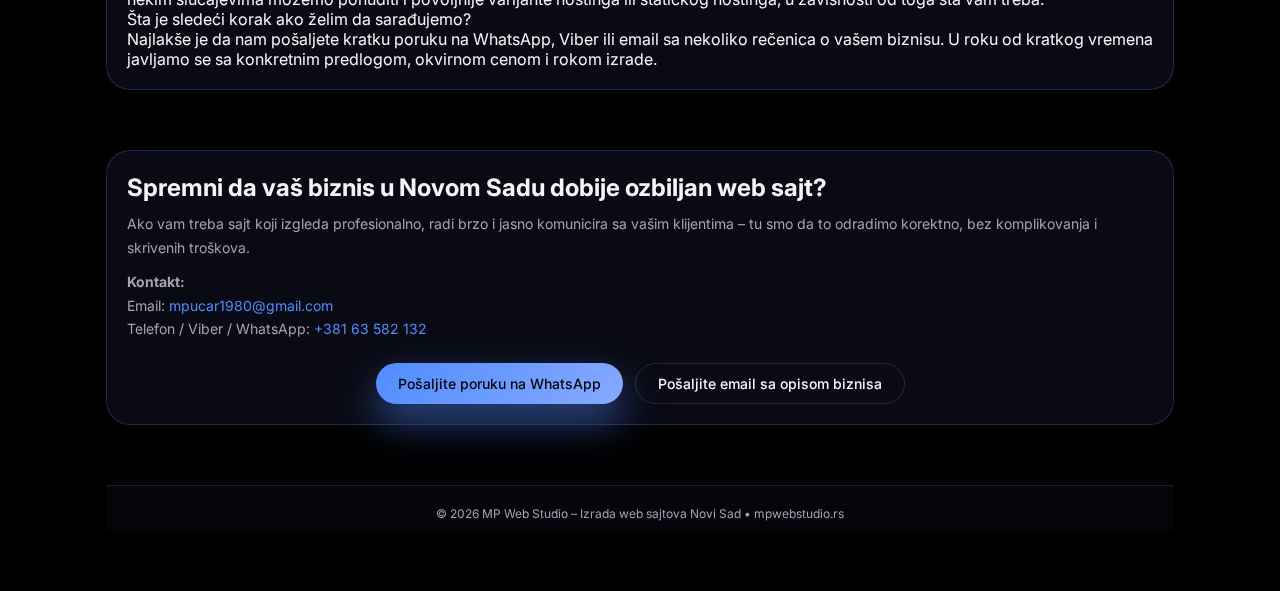
<file: mpwebstudio-main-fixed/izrada-web-sajtova-novi-sad.html>
<!DOCTYPE html>
<html lang="sr">
<head>
<meta charset="utf-8"/>
<meta content="width=device-width, initial-scale=1.0" name="viewport"/>
<title>Izrada web sajtova Novi Sad | MP Web Studio – Profesionalni web dizajn</title>
<meta content="MP Web Studio – izrada web sajtova Novi Sad. Moderni, brzi i profesionalni sajtovi za lokalne biznise, preduzetnike i ugostitelje. Jasne cene, SEO optimizacija i realni rokovi." name="description"/><link href="https://mpwebstudio.rs/izrada-web-sajtova-novi-sad.html" rel="canonical"/>
<meta content="izrada web sajtova novi sad, izrada sajtova novi sad, pravljenje sajta novi sad, web dizajn novi sad, mp web studio, cena izrade sajta novi sad" name="keywords"/>
<meta content="index, follow" name="robots"/>
<!-- canonical ostaje na glavnu stranicu -->
<!-- Font -->
<link href="https://fonts.googleapis.com/css2?family=Inter:wght@300;400;500;600;700&amp;display=swap" rel="stylesheet"/>
<style>
    :root {
      --bg-main: #050509;
      --bg-card: #0b0b14;
      --accent: #4f8cff;
      --accent-soft: rgba(79, 140, 255, 0.32);
      --text-main: #f5f5f7;
      --text-muted: #a3a3b5;
      --border-soft: rgba(255, 255, 255, 0.12);
      --radius-xl: 24px;
      --shadow-soft: 0 22px 60px rgba(0,0,0,0.8);
    }

    * { margin: 0; padding: 0; box-sizing: border-box; }

    body {
      font-family: "Inter", system-ui, -apple-system, BlinkMacSystemFont, sans-serif;
      background: radial-gradient(circle at top, #151522 0, #050509 45%, #000 100%);
      color: var(--text-main);
      min-height: 100vh;
    }

    .bg-glow {
      position: fixed;
      inset: -200px;
      pointer-events: none;
      background:
        radial-gradient(circle at 0% 0%, rgba(79, 140, 255, 0.18), transparent 55%),
        radial-gradient(circle at 100% 10%, rgba(255, 90, 160, 0.12), transparent 60%),
        radial-gradient(circle at 50% 80%, rgba(79, 140, 255, 0.12), transparent 60%);
      opacity: 0.9;
      z-index: -1;
    }

    .page {
      max-width: 1100px;
      margin: 0 auto;
      padding: 26px 16px 60px;
    }

    a { color: var(--accent); text-decoration: none; }
    a:hover { color: #a9c3ff; }

    header {
      padding: 26px 16px 34px;
      text-align: center;
    }

    /* Novi okvir oko hero dela */
    .header-inner {
      background: rgba(9, 10, 20, 0.96);
      border-radius: var(--radius-xl);
      border: 1px solid rgba(79, 140, 255, 0.26);
      box-shadow: var(--shadow-soft);
      padding: 20px 18px 24px;
      max-width: 980px;
      margin: 0 auto;
    }

    /* Gornje malo dugme za povratak */
    .back-home-top {
      display: flex;
      justify-content: flex-start;
      margin-bottom: 12px;
    }

    .back-link-pill {
      display: inline-flex;
      align-items: center;
      gap: 6px;
      font-size: 13px;
      padding: 6px 12px;
      border-radius: 999px;
      border: 1px solid var(--border-soft);
      background: rgba(5, 5, 12, 0.9);
      color: var(--text-muted);
      text-decoration: none;
    }

    .back-link-pill:hover {
      background: rgba(79, 140, 255, 0.16);
      color: #ffffff;
    }

    .badge-city {
      display: inline-flex;
      align-items: center;
      gap: 6px;
      padding: 4px 10px;
      border-radius: 999px;
      border: 1px solid var(--border-soft);
      font-size: 11px;
      color: var(--text-muted);
      margin-bottom: 12px;
      background: rgba(5,5,14,0.8);
    }

    h1 {
      font-size: clamp(30px, 4.4vw, 40px);
      margin-bottom: 10px;
    }

    h1 span {
      background: linear-gradient(135deg, #ffffff, #c4d6ff);
      -webkit-background-clip: text;
      color: transparent;
    }

    .hero-subtitle {
      font-size: 15px;
      color: var(--text-muted);
      max-width: 620px;
      margin: 0 auto 18px;
      line-height: 1.7;
    }

    .hero-note {
      font-size: 13px;
      color: var(--text-muted);
      opacity: 0.85;
    }

    .hero-cta-row {
      margin-top: 22px;
      display: flex;
      flex-wrap: wrap;
      justify-content: center;
      gap: 12px;
    }

    .btn-primary, .btn-ghost {
      display: inline-flex;
      align-items: center;
      justify-content: center;
      gap: 6px;
      padding: 11px 22px;
      border-radius: 999px;
      font-size: 14px;
      font-weight: 500;
      cursor: pointer;
      border: none;
      text-decoration: none;
      transition: 0.25s ease;
      white-space: nowrap;
    }

    .btn-primary {
      background: linear-gradient(135deg, #4f8cff, #88a9ff);
      color: #050509;
      box-shadow: 0 18px 40px rgba(79, 140, 255, 0.5);
    }

    .btn-primary:hover {
      transform: translateY(-2px);
      box-shadow: 0 24px 55px rgba(79, 140, 255, 0.6);
    }

    .btn-ghost {
      background: transparent;
      border: 1px solid var(--border-soft);
      color: var(--text-main);
    }

    .btn-ghost:hover {
      background: rgba(79, 140, 255, 0.16);
      border-color: var(--accent-soft);
    }

    section { margin-bottom: 60px; }

    .section-card {
      background: rgba(9,10,20,0.96);
      border-radius: var(--radius-xl);
      border: 1px solid rgba(79,140,255,0.26);
      box-shadow: var(--shadow-soft);
      padding: 22px 20px 20px;
    }

    h2 {
      font-size: 24px;
      margin-bottom: 10px;
    }

    h3 {
      font-size: 18px;
      margin-bottom: 8px;
    }

    p {
      font-size: 14px;
      line-height: 1.7;
      color: var(--text-muted);
      margin-bottom: 10px;
    }

    ul, ol {
      font-size: 14px;
      color: var(--text-main);
      padding-left: 20px;
      margin: 8px 0 10px;
    }

    li { margin-bottom: 6px; }

    .two-cols {
      display: grid;
      grid-template-columns: minmax(0, 1.15fr) minmax(0, 1fr);
      gap: 22px;
    }

    .pill-list {
      list-style: none;
      padding-left: 0;
      display: flex;
      flex-wrap: wrap;
      gap: 8px;
    }
    .pill {
      border-radius: 999px;
      border: 1px solid var(--border-soft);
      padding: 5px 11px;
      font-size: 12px;
      background: rgba(5,5,14,0.9);
      color: var(--text-muted);
    }

    .pricing-grid {
      display: grid;
      grid-template-columns: repeat(auto-fit, minmax(260px, 1fr));
      gap: 18px;
      margin-top: 10px;
    }

    .pricing-card {
      background: rgba(8,9,18,0.96);
      border-radius: var(--radius-xl);
      border: 1px solid rgba(79,140,255,0.26);
      padding: 18px 18px 16px;
    }

    .pricing-card.highlight {
      border-color: rgba(79,140,255,0.6);
      box-shadow: 0 22px 55px rgba(79,140,255,0.35);
    }

    .price {
      font-size: 22px;
      font-weight: 700;
      color: var(--accent);
      margin-bottom: 6px;
    }

    .portfolio-grid {
      display: grid;
      grid-template-columns: repeat(auto-fit, minmax(260px, 1fr));
      gap: 18px;
      margin-top: 12px;
    }

    footer {
      margin-top: 30px;
      padding: 20px 10px 10px;
      text-align: center;
      font-size: 12px;
      color: var(--text-muted);
      border-top: 1px solid rgba(79,140,255,0.22);
      background: rgba(4,5,12,0.9);
      backdrop-filter: blur(16px);
    }

    @media (max-width: 900px) {
      .two-cols { grid-template-columns: 1fr; }
    }

    @media (max-width: 600px) {
      header { padding-top: 20px; }
      section { margin-bottom: 46px; }
      .header-inner { padding: 18px 14px 22px; }
      .back-home-top { justify-content: center; }
    }
  </style>
<meta content="Izrada web sajtova Novi Sad | MP Web Studio – Profesionalni web dizajn" property="og:title"/><meta content="MP Web Studio – izrada web sajtova Novi Sad. Moderni, brzi i profesionalni sajtovi za lokalne biznise, preduzetnike i ugostitelje. Jasne cene, SEO optimizacija i realni rokovi." property="og:description"/><meta content="website" property="og:type"/><meta content="https://mpwebstudio.rs/izrada-web-sajtova-novi-sad.html" property="og:url"/><meta content="https://mpwebstudio.rs/img/og-image.png" property="og:image"/><meta content="summary_large_image" name="twitter:card"/><meta content="Izrada web sajtova Novi Sad | MP Web Studio – Profesionalni web dizajn" name="twitter:title"/><meta content="MP Web Studio – izrada web sajtova Novi Sad. Moderni, brzi i profesionalni sajtovi za lokalne biznise, preduzetnike i ugostitelje. Jasne cene, SEO optimizacija i realni rokovi." name="twitter:description"/><meta content="https://mpwebstudio.rs/img/og-image.png" name="twitter:image"/></head>
<body>
<div class="bg-glow"></div>
<div class="page">
<header>
<div class="header-inner">
<div class="back-home-top">
<a class="back-link-pill" href="index.html">
            ← Nazad na glavnu stranicu MP Web Studio
          </a>
</div>
<span class="badge-city">📍 Izrada web sajtova – Novi Sad &amp; okolina</span>
<h1><span>Izrada web sajtova Novi Sad</span> za biznise kojima je stalo kako izgledaju online</h1>
<p class="hero-subtitle">
          MP Web Studio je mali, fokusirani studio iz Novog Sada. Pravimo moderne, brze i jasne sajtove
          za lokale, servise, agencije i preduzetnike koji žele da deluju ozbiljno čim klijent otvori stranicu.
        </p>
<p class="hero-note">
          Ovo nije generički “šablon sajt” – već prilagođen dizajn, realni rokovi i podrška i nakon izrade.
        </p>
<div class="hero-cta-row">
<a class="btn-primary" href="https://wa.me/38163582132" rel="noopener" target="_blank">
            Pošaljite poruku na WhatsApp
          </a>
<a class="btn-ghost" href="mailto:mpucar1980@gmail.com">
            Pošaljite email sa upitom
          </a>
<a class="btn-ghost" href="index.html">
            ← Nazad na glavnu stranicu MP Web Studio
          </a>
</div>
</div>
</header>
<!-- ZA KOGA JE OVA STRANICA -->
<section>
<div class="section-card two-cols">
<div>
<h2>Za koga je izrada sajta u Novom Sadu koje radi MP Web Studio?</h2>
<p>
            Najčešće radimo sa vlasnicima malih i srednjih biznisa koji žele normalnu, ljudsku saradnju –
            bez komplikacija, agencijskih termina i nepotrebnih troškova.
          </p>
<p>
            Ako ste vlasnik <strong>automehaničarske radionice, igraonice, restorana, kafića, servisa,
            agencije, salona, građevinske firme, profesionalnog upravnika</strong> ili izdajete apartmane –
            ova stranica je pisana baš za vas.
          </p>
<p>
            Vaš sajt treba da:
          </p>
<ul>
<li>prikaže ko ste i šta nudite u prvih 5 sekundi;</li>
<li>da klijentu odmah da kontakt, lokaciju i jasnu ponudu;</li>
<li>deluje ozbiljno i uredno – bez “šarenila” i konfuzije;</li>
<li>bude brz i prilagođen mobilnim telefonima.</li>
</ul>
</div>
<div>
<h3>Tipični klijenti sa kojima radimo</h3>
<ul class="pill-list">
<li><span class="pill">Autoservisi i vulkanizeri</span></li>
<li><span class="pill">Ugostitelji (restorani, kafane, kafići)</span></li>
<li><span class="pill">Profesionalni upravnici i agencije</span></li>
<li><span class="pill">Mali hoteli, apartmani i izdavanje stanova</span></li>
<li><span class="pill">Servisi, radionice i zanatlije</span></li>
<li><span class="pill">Lokalne firme i preduzetnici</span></li>
</ul>
<p>
            Ako se pronalazite u ovom opisu, vrlo je verovatno da vam možemo napraviti sajt
            koji izgleda ozbiljnije od većine vaše konkurencije u Novom Sadu.
          </p>
</div>
</div>
</section>
<!-- PROCES -->
<section>
<div class="section-card">
<h2>Kako izgleda proces izrade web sajta kod nas?</h2>
<p>
          Ne očekujemo od vas da znate “šta sve treba za sajt”. Na nama je da vodimo proces
          i prevedemo vaše ideje u jasan, funkcionalan i lep sajt.
        </p>
<ol>
<li><strong>Kratak razgovor (telefon, WhatsApp ili email).</strong><br/>
            Ukratko nam kažete čime se bavite, da li već imate sajt, koji su vam ciljevi
            (više poziva, ozbiljniji nastup, informisanje stanara, rezervacije...).
          </li>
<li><strong>Predlog strukture sajta.</strong><br/>
            Predlažemo broj stranica (Početna, O nama, Usluge, Galerija, Kontakt…),
            raspored sadržaja i osnovnu navigaciju.
          </li>
<li><strong>Priprema tekstova i materijala.</strong><br/>
            Ako već imate tekstove – prilagođavamo ih za web. Ako nemate, mi pišemo
            osnovni sadržaj na osnovu informacija koje dobijemo od vas.
          </li>
<li><strong>Dizajn i izrada sajta.</strong><br/>
            Radimo u modernom, tamnom ili svetlom stilu (po dogovoru), uz fokus na čitljivost
            i jasnoću. Sajt je responsive – prilagođen mobilnim telefonima i tabletima.
          </li>
<li><strong>SEO osnova i tehnička podešavanja.</strong><br/>
            Podešavamo osnovni SEO (naslovi, opisi, URL struktura), povezujemo sa Google Mapama
            i, po potrebi, sa Google Business profilom.
          </li>
<li><strong>Finalne izmene i puštanje sajta.</strong><br/>
            Nakon što pregledate sajt, prolazimo kroz sve zajedno, unosimo korekcije i
            tek kada ste zadovoljni – sajt ide “uživo”.
          </li>
</ol>
<p>
          Nakon puštanja sajta niste prepušteni sami sebi – po dogovoru radimo manje izmene,
          dodavanje slika, novih sekcija i slično.
        </p>
</div>
</section>
<!-- CENE / PAKETI -->
<section>
<div class="section-card">
<h2>Cena izrade sajta u Novom Sadu</h2>
<p>
          Cene su orijentacione i služe da imate realnu sliku. Ne verujemo u “5 stranica – 50 €”
          ponude koje posle prerastu u nešto sasvim drugo. Kod nas uvek unapred znate okvir.
        </p>
<div class="pricing-grid">
<div class="pricing-card">
<div class="tag">Za početnike i jednostavne prezentacije</div>
<h3>START paket – landing stranica</h3>
<div class="price">od 69€</div>
<p>
              Jednostavna, ali ozbiljna prezentacija vašeg biznisa na jednoj stranici –
              idealno za servise, male lokale i uslužne delatnosti.
            </p>
<ul>
<li>1 landing stranica sa sekcijama (O nama, Usluge, Lokacija, Kontakt)</li>
<li>Kontakt forma ili jasno istaknut telefon / Viber / WhatsApp</li>
<li>Integrisana Google mapa</li>
<li>Osnovna SEO struktura</li>
</ul>
</div>
<div class="pricing-card highlight">
<div class="tag">Najčešći izbor</div>
<h3>BIZNIS paket – sajt od 3–5 stranica</h3>
<div class="price">od 149€</div>
<p>
              Za firme i preduzetnike kojima treba detaljniji prikaz usluga, referenci
              i kontakta – sajt koji ostavlja utisak ozbiljnog poslovanja.
            </p>
<ul>
<li>Početna + O nama + Usluge + Galerija / Reference + Kontakt</li>
<li>SEO optimizovan sadržaj (naslovi, opisi, ključne reči)</li>
<li>Povezivanje sa Google Business profilom</li>
<li>Osnovna analitika poseta (Google Analytics ili alternativno rešenje)</li>
</ul>
</div>
<div class="pricing-card">
<div class="tag">Za one koji žele više</div>
<h3>PRO paket – prošireni sajt</h3>
<div class="price">od 249€ naviše</div>
<p>
              Za biznise kojima je sajt glavno mesto informisanja klijenata – više stranica,
              blog/novosti, detaljnije SEO i dugoročna saradnja.
            </p>
<ul>
<li>5+ stranica (posebne stranice za usluge, blog, FAQ…)</li>
<li>Pomoć oko strategije sadržaja i strukture menija</li>
<li>Dodatne SEO preporuke i savetovanje</li>
<li>Mogućnost dogovora oko održavanja</li>
</ul>
</div>
</div>
<p style="margin-top: 10px;">
          Za tačnu cenu najbolje je da nam pošaljete kratku poruku o vašem biznisu,
          pa ćemo odgovoriti sa konkretnim predlogom i okvirnim rokom izrade.
        </p>
</div>
</section>
<!-- PORTFOLIO / CASE STUDIES -->
<section>
<div class="section-card">
<h2>Primeri sajtova koje smo radili za klijente iz Novog Sada</h2>
<p>
          Svaki sajt pravimo tako da liči na biznis koji predstavlja. Neki žele toplu,
          “drvenu” atmosferu, drugi potpuno tamnu i ozbiljnu, treći porodičnu i razigranu.
        </p>
<div class="portfolio-grid">
<div class="portfolio-item">
<h3>Autoservis 3NS – Veternik</h3>
<p>
              Sajt za lokalni autoservis koji jasno prikazuje usluge, lokaciju i kontakt.
              Fokus je na brzom pristupu informacijama – bez suvišnih elemenata.
            </p>
<p>
<strong>Tip sajta:</strong> servis / usluge<br/>
<strong>Link:</strong> <a href="https://autoservis3ns.neocities.org/" rel="noopener" target="_blank">
                autoservis3ns.neocities.org
              </a>
</p>
</div>
<div class="portfolio-item">
<h3>Konoba Orkus – Novi Sad</h3>
<p>
              Topao, “drveni” dizajn sa fokusom na atmosferu tamburaša, hrane i vina.
              Stranica sa menijem, slikama i jasnim informacijama o rezervacijama.
            </p>
<p>
<strong>Tip sajta:</strong> restoran / ugostiteljstvo<br/>
<strong>Link:</strong> <a href="https://konobaorkus.neocities.org/" rel="noopener" target="_blank">
                konobaorkus.neocities.org
              </a>
</p>
</div>
<div class="portfolio-item">
<h3>Moj Stan NS – profesionalni upravnik</h3>
<p>
              Ozbiljan, uredan sajt za profesionalnog upravnika zgrada sa naglaskom
              na poverenje, transparentnost i zakonsku usklađenost.
            </p>
<p>
<strong>Tip sajta:</strong> profesionalni upravnik / usluge<br/>
<strong>Link:</strong> <a href="https://mojstanns.neocities.org/" rel="noopener" target="_blank">
                mojstanns.neocities.org
              </a>
</p>
</div>
</div>
<p style="margin-top: 10px;">
          Više primera možete videti i na našoj glavnoj stranici
          <a href="index.html">MP Web Studio – portfolio</a>.
        </p>
</div>
</section>
<!-- LOKALNI FOKUS -->
<section>
<div class="section-card">
<h2>Lokalni fokus – izrada sajtova za Novi Sad i okolina</h2>
<p>
          Iako možemo da radimo sa klijentima iz cele Srbije, <strong>posebno volimo da radimo sa
          novosadskim biznisima</strong>. Lakše je razumeti lokalne prilike, navike ljudi i način
          poslovanja kada delimo isti grad.
        </p>
<p>
          Bilo da ste na Limanu, Detelinari, Grbavici, Podbari, Telepu, u Veterniku ili Novom
          Sadu centru – možemo da napravimo sajt koji će vašem klijentu u par sekundi reći:
          “Ovo je ozbiljna firma, ovde mogu da se javim”.
        </p>
<p>
          Naš cilj nije da imate samo “još jedan sajt”, već digitalni izlog koji vam zaista
          pomaže u poslu – bilo da je to više poziva, bolji utisak ili lakše informisanje klijenata.
        </p>
</div>
</section>
<!-- FAQ -->
<section>
<div class="section-card">
<h2>Česta pitanja – izrada web sajtova Novi Sad</h2>
<div class="faq-item">
<div class="faq-q">Koliko traje izrada sajta?</div>
<div class="faq-a">
            Za jednostavnije sajtove (START paket) rok je obično 3–7 radnih dana od trenutka
            kada dobijemo sve informacije. Kod većih projekata i PRO paketa rok dogovaramo
            individualno, ali uvek unapred.
          </div>
</div>
<div class="faq-item">
<div class="faq-q">Da li moram sam da pišem tekst za sajt?</div>
<div class="faq-a">
            Ne morate. Dovoljno je da nam u poruci napišete čime se bavite, koje usluge nudite
            i šta vam je važno da se istakne. Na osnovu toga mi pripremamo tekstove prilagođene
            web formatu i SEO-u, a vi ih samo odobrite ili korigujete.
          </div>
</div>
<div class="faq-item">
<div class="faq-q">Radite li optimizaciju za Google (SEO)?</div>
<div class="faq-a">
            Da, svaki sajt koji radimo ima osnovnu SEO strukturu: naslove, opise, logičnu
            hijerarhiju stranica, optimizovane URL-ove i osnovne interne linkove. Za detaljniji
            SEO (blog, sadržaj, linkovi) možemo da damo smernice ili da radimo dodatno po dogovoru.
          </div>
</div>
<div class="faq-item">
<div class="faq-q">Da li mogu kasnije da menjam tekstove i slike?</div>
<div class="faq-a">
            Naravno. Uvek možemo da uradimo manje izmene (tekst, slike, novi kontakt, dodatna
            usluga). Ako želite češće izmene ili blog, možemo dogovoriti i periodično održavanje.
          </div>
</div>
<div class="faq-item">
<div class="faq-q">Da li možete da mi pomognete i oko Google mapa i Google Business profila?</div>
<div class="faq-a">
            Da. Pomažemo kod postavljanja ili ažuriranja Google Business profila i pravilnog
            povezivanja sa sajtom, što je posebno važno za lokalne pretrage tipa
            “autoservis novi sad”, “konoba novi sad” i slično.
          </div>
</div>
<div class="faq-item">
<div class="faq-q">Da li radite samo sa firmama iz Novog Sada?</div>
<div class="faq-a">
            Ne, radimo sa klijentima iz cele Srbije, ali nam je Novi Sad prirodna baza.
            Prednost za lokalne klijente je što, po potrebi, možemo da se čujemo i uživo
            ili obiđemo lokal kako bismo bolje razumeli atmosferu koju sajt treba da prenese.
          </div>
</div>
<div class="faq-item">
<div class="faq-q">Da li je domen i hosting uračunat u cenu?</div>
<div class="faq-a">
            Domen i hosting se najčešće plaćaju posebno (preko provajdera koje vi odaberete),
            ali vam možemo pomoći oko izbora i kupovine. U nekim slučajevima možemo ponuditi
            i povoljnije varijante hostinga ili statičkog hostinga, u zavisnosti od toga šta vam treba.
          </div>
</div>
<div class="faq-item">
<div class="faq-q">Šta je sledeći korak ako želim da sarađujemo?</div>
<div class="faq-a">
            Najlakše je da nam pošaljete kratku poruku na WhatsApp, Viber ili email sa nekoliko
            rečenica o vašem biznisu. U roku od kratkog vremena javljamo se sa konkretnim predlogom,
            okvirnom cenom i rokom izrade.
          </div>
</div>
</div>
</section>
<!-- KONTAKT CTA -->
<section>
<div class="section-card">
<h2>Spremni da vaš biznis u Novom Sadu dobije ozbiljan web sajt?</h2>
<p>
          Ako vam treba sajt koji izgleda profesionalno, radi brzo i jasno komunicira sa vašim
          klijentima – tu smo da to odradimo korektno, bez komplikovanja i skrivenih troškova.
        </p>
<p><strong>Kontakt:</strong><br/>
          Email: <a href="mailto:mpucar1980@gmail.com">mpucar1980@gmail.com</a><br/>
          Telefon / Viber / WhatsApp: <a href="tel:+38163582132">+381 63 582 132</a>
</p>
<div class="hero-cta-row">
<a class="btn-primary" href="https://wa.me/38163582132" rel="noopener" target="_blank">
            Pošaljite poruku na WhatsApp
          </a>
<a class="btn-ghost" href="mailto:mpucar1980@gmail.com">
            Pošaljite email sa opisom biznisa
          </a>
</div>
</div>
</section>
<footer>
      © 2026 MP Web Studio – Izrada web sajtova Novi Sad • mpwebstudio.rs
    </footer>
</div>
<!-- WebPage schema sa pojačanim lokalnim fokusom -->
<script type="application/ld+json">
  {
    "@context": "https://schema.org",
    "@type": "WebPage",
    "name": "Izrada web sajtova Novi Sad",
    "url": "https://mpwebstudio.rs/izrada-web-sajtova-novi-sad.html",
    "description": "SEO landing stranica za izradu web sajtova i izradu sajtova u Novom Sadu. Moderni, brzi i profesionalni sajtovi za lokalne biznise.",
    "inLanguage": "sr-RS"
  }
  </script>
<!-- FAQ schema ostaje (Google voli ovo!) -->
<script type="application/ld+json">
  {
    "@context": "https://schema.org",
    "@type": "FAQPage",
    "mainEntity": [
      {
        "@type": "Question",
        "name": "Koliko traje izrada sajta?",
        "acceptedAnswer": {
          "@type": "Answer",
          "text": "Za jednostavnije sajtove rok je obično 3–7 radnih dana, a veći projekti se dogovaraju individualno."
        }
      },
      {
        "@type": "Question",
        "name": "Da li moram sam da pišem tekst za sajt?",
        "acceptedAnswer": {
          "@type": "Answer",
          "text": "Ne morate. Dovoljno je da nam ukratko opišete čime se bavite, a mi pripremamo tekstove prilagođene SEO-u i web formatu."
        }
      },
      {
        "@type": "Question",
        "name": "Radite li SEO optimizaciju?",
        "acceptedAnswer": {
          "@type": "Answer",
          "text": "Da, svaki sajt ima osnovnu SEO strukturu. Za napredniji SEO možemo raditi posebno po dogovoru."
        }
      },
      {
        "@type": "Question",
        "name": "Da li mogu kasnije da menjam slike i tekst?",
        "acceptedAnswer": {
          "@type": "Answer",
          "text": "Naravno. Radimo manje izmene po potrebi, a možemo i dugoročno održavanje."
        }
      }
    ]
  }
  </script>
</body>
</html>
</file>
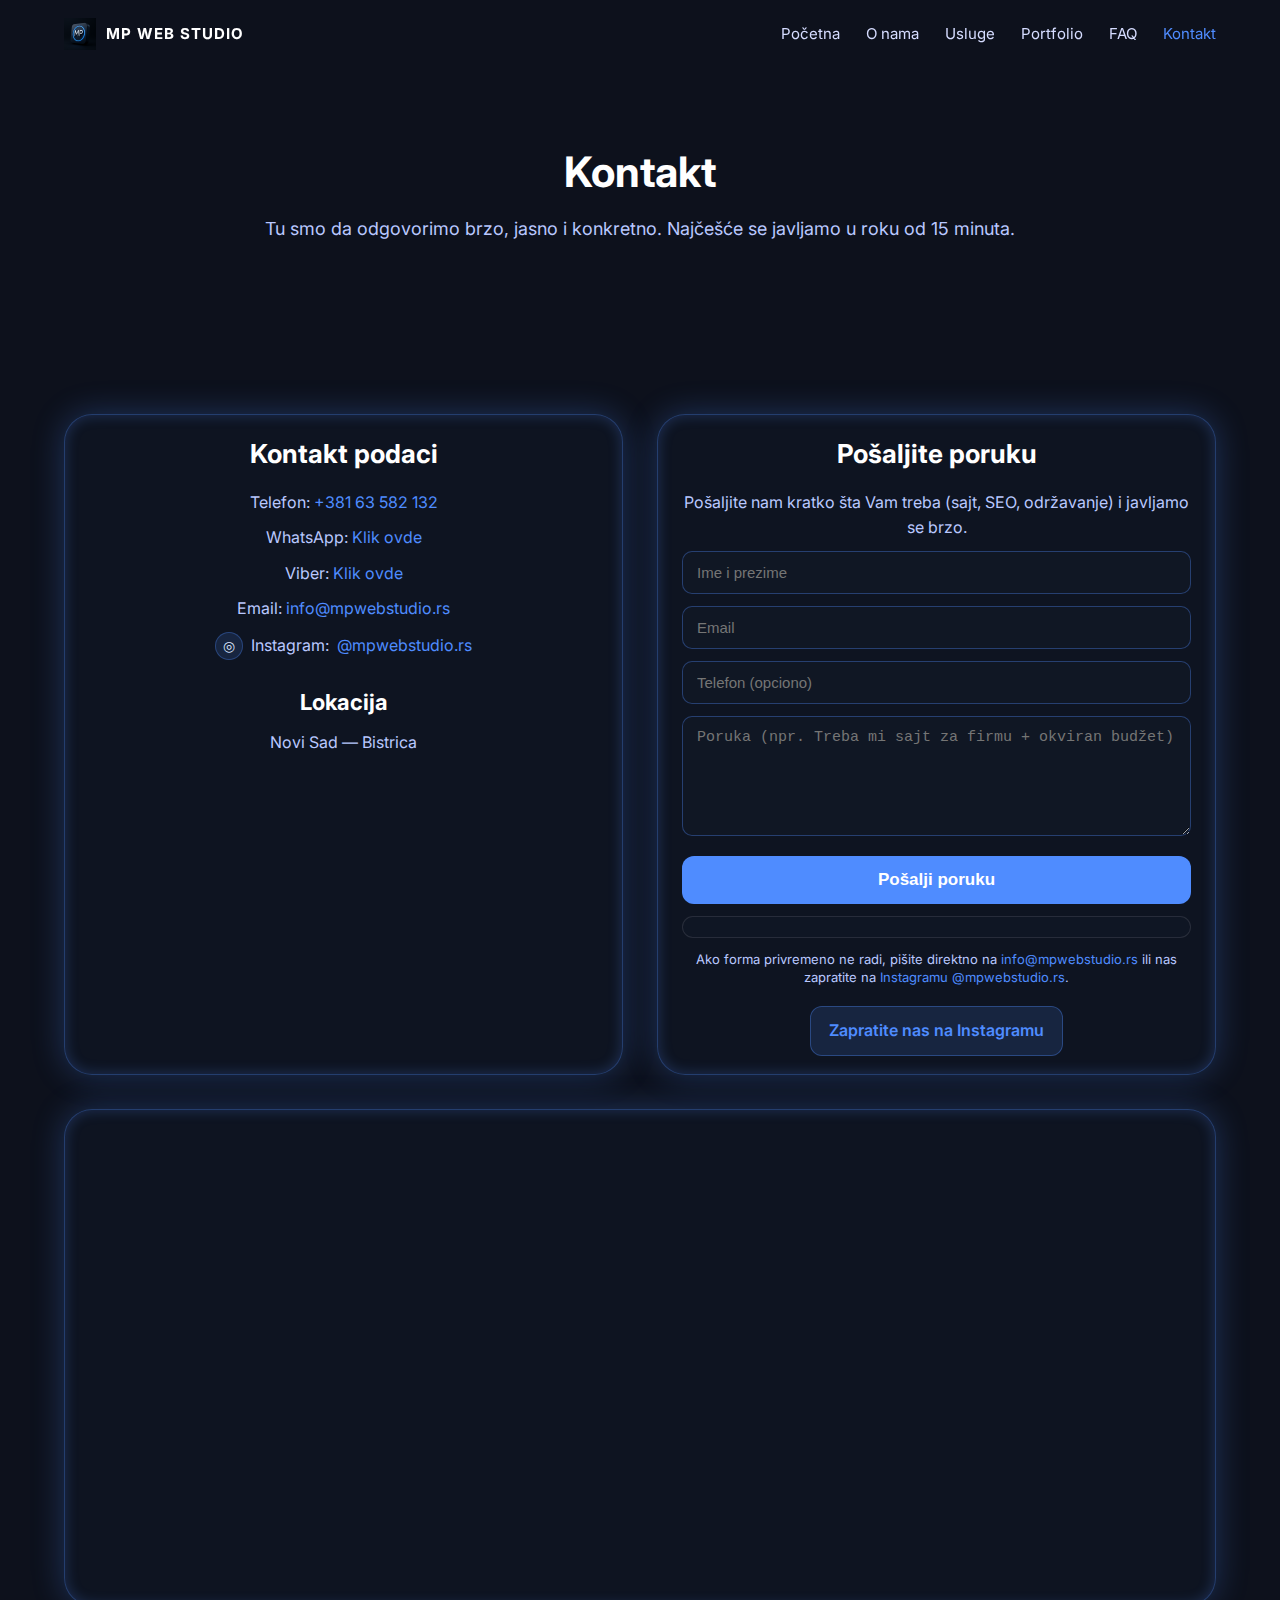
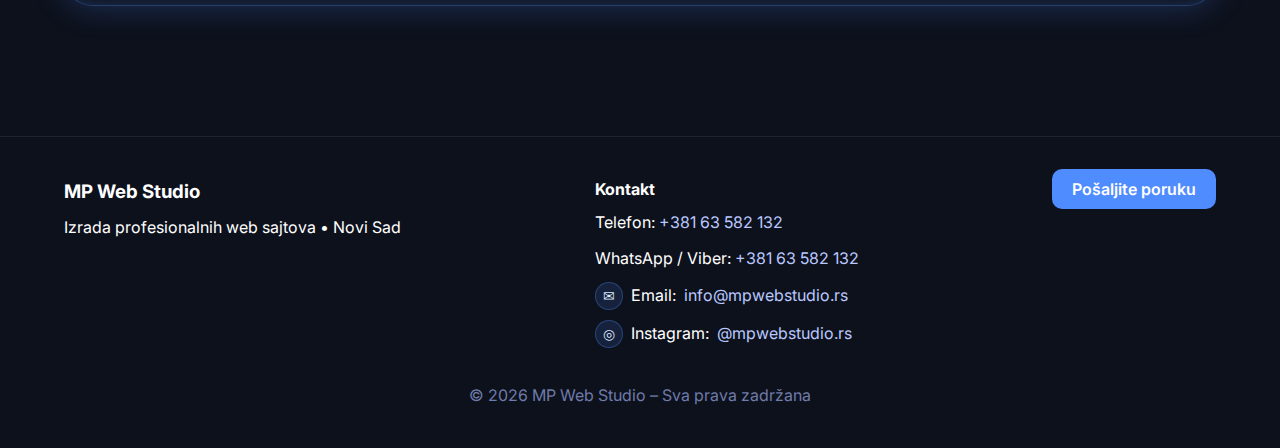
<file: mpwebstudio-main-fixed/kontakt.html>
<!DOCTYPE html>
<html lang="sr">
<head>
<meta charset="utf-8"/>
<meta content="width=device-width, initial-scale=1.0" name="viewport"/>
<title>Kontakt – MP Web Studio | Izrada Web Sajtova Novi Sad</title>
<meta content="Kontaktirajte MP Web Studio iz Novog Sada. Izrada profesionalnih i modernih web sajtova za lokalne biznise. Odgovaramo u roku od 15 minuta." name="description"/><link href="https://mpwebstudio.rs/kontakt.html" rel="canonical"/>
<meta content="https://mpwebstudio.rs/img/og-image.png" property="og:image"/>
<link href="img/favicon-64.png" rel="icon" type="image/png"/>
<link href="style.css" rel="stylesheet"/>
<script type="application/ld+json">
{
  "@context": "https://schema.org",
  "@type": "LocalBusiness",
  "name": "MP Web Studio",
  "image": "https://mpwebstudio.rs/img/og-image.png",
  "url": "https://mpwebstudio.rs/",
  "telephone": "+38163582132",
  "email": "info@mpwebstudio.rs",
  "address": {
    "@type": "PostalAddress",
    "addressLocality": "Novi Sad",
    "addressRegion": "Vojvodina",
    "addressCountry": "RS"
  },
  "priceRange": "$$",
  "description": "MP Web Studio – izrada profesionalnih web sajtova za lokalne biznise u Novom Sadu. Moderan dizajn, SEO optimizacija i brza isporuka uz fokus na rezultate."
}
</script>
<meta content="Kontakt – MP Web Studio | Izrada Web Sajtova Novi Sad" property="og:title"/><meta content="Kontaktirajte MP Web Studio iz Novog Sada. Izrada profesionalnih i modernih web sajtova za lokalne biznise. Odgovaramo u roku od 15 minuta." property="og:description"/><meta content="website" property="og:type"/><meta content="https://mpwebstudio.rs/kontakt.html" property="og:url"/><meta content="summary_large_image" name="twitter:card"/><meta content="Kontakt – MP Web Studio | Izrada Web Sajtova Novi Sad" name="twitter:title"/><meta content="Kontaktirajte MP Web Studio iz Novog Sada. Izrada profesionalnih i modernih web sajtova za lokalne biznise. Odgovaramo u roku od 15 minuta." name="twitter:description"/><meta content="https://mpwebstudio.rs/img/og-image.png" name="twitter:image"/></head>
<body>
<!-- HEADER -->
<header class="header">
<div class="container">
<div class="logo">
<img alt="MP Web Studio Logo" src="img/favicon-64.png"/>
<span>MP WEB STUDIO</span>
</div>
<nav class="nav">
<a href="index.html">Početna</a>
<a href="o-nama.html">O nama</a>
<a href="usluge.html">Usluge</a>
<a href="portfolio.html">Portfolio</a>
<a href="faq.html">FAQ</a>
<a class="active" href="kontakt.html">Kontakt</a>
</nav>
<div class="hamburger" id="hamburger">
<span></span><span></span><span></span>
</div>
</div>
</header>
<!-- MOBILE NAV -->
<div class="mobile-nav" id="mobileNav">
<a href="index.html">Početna</a>
<a href="o-nama.html">O nama</a>
<a href="usluge.html">Usluge</a>
<a href="portfolio.html">Portfolio</a>
<a href="faq.html">FAQ</a>
<a href="kontakt.html">Kontakt</a>
</div>
<!-- HERO -->
<section class="page-section">
<h1 class="page-title">Kontakt</h1>
<p class="page-subtitle">
    Tu smo da odgovorimo brzo, jasno i konkretno. Najčešće se javljamo u roku od 15 minuta.
  </p>
</section>
<!-- CONTACT + MAP -->
<section class="page-section">
  <div class="container">
    <div class="contact-grid">
      <!-- CONTACT INFO -->
      <div class="hero-wrapper contact-card contact-info">
        <h2 class="contact-card-title">Kontakt podaci</h2>
        <p>Telefon: <a href="tel:+38163582132">+381 63 582 132</a></p>
        <p>WhatsApp: <a href="https://wa.me/38163582132">Klik ovde</a></p>
        <p>Viber: <a href="viber://chat?number=+38163582132">Klik ovde</a></p>
        <p class="contact-last">Email: <a href="mailto:info@mpwebstudio.rs">info@mpwebstudio.rs</a></p>
        <p class="contact-last"><span class="contact-inline-link"><span class="footer-icon" aria-hidden="true">◎</span><span>Instagram:</span> <a href="https://www.instagram.com/mpwebstudio.rs/" rel="noopener noreferrer" target="_blank">@mpwebstudio.rs</a></span></p>

        <h3 class="contact-card-subtitle">Lokacija</h3>
        <p>Novi Sad — Bistrica</p>
      </div>

      <!-- CONTACT FORM -->
      <div class="hero-wrapper contact-card contact-form-card">
        <h2 class="contact-card-title">Pošaljite poruku</h2>
        <p class="contact-lead">Pošaljite nam kratko šta Vam treba (sajt, SEO, održavanje) i javljamo se brzo.</p>

        <form id="contactForm" novalidate="">
          <div class="contact-form-fields">
            <input autocomplete="name" id="name" name="name" placeholder="Ime i prezime" required="" type="text"/>
            <input autocomplete="email" id="email" name="email" placeholder="Email" required="" type="email"/>
            <input autocomplete="tel" id="phone" name="phone" placeholder="Telefon (opciono)" type="tel"/>
            <textarea id="message" name="message" placeholder="Poruka (npr. Treba mi sajt za firmu + okviran budžet)" required=""></textarea>
          </div>
          <button class="form-button" id="contactSubmit" type="submit">Pošalji poruku</button>
          <div aria-live="polite" class="form-status" id="formStatus"></div>
          <p class="contact-note">Ako forma privremeno ne radi, pišite direktno na <a href="mailto:info@mpwebstudio.rs">info@mpwebstudio.rs</a> ili nas zapratite na <a href="https://www.instagram.com/mpwebstudio.rs/" rel="noopener noreferrer" target="_blank">Instagramu @mpwebstudio.rs</a>.</p>
          <a class="contact-instagram-cta" href="https://www.instagram.com/mpwebstudio.rs/" rel="noopener noreferrer" target="_blank">Zapratite nas na Instagramu</a>
        </form>
      </div>

      <!-- MAP (FULL-WIDTH CARD) -->
      <div class="hero-wrapper contact-card contact-map">
        <div class="map-box">
          <iframe allowfullscreen="" loading="lazy" referrerpolicy="no-referrer-when-downgrade" src="https://www.google.com/maps/embed?pb=!1m18!1m12!1m3!1d2802.3556806266503!2d19.7902607!3d45.251709799999996!2m3!1f0!2f0!3f0!3m2!1i1024!2i768!4f13.1!3m3!1m2!1s0x475b11c87f3b62cf%3A0xa81c13d07d35817e!2sBistrica%2C%20Novi%20Sad!5e0!3m2!1ssr!2srs!4v1700000000000" style="border:0;" width="100%" height="100%"></iframe>
        </div>
      </div>
    </div>
  </div>
</section>
<!-- FOOTER -->
<footer class="footer">
<div class="container footer-wrapper">
<div class="footer-col">
<h3>MP Web Studio</h3>
<p>Izrada profesionalnih web sajtova • Novi Sad</p>
</div>
<div class="footer-col">
<h4>Kontakt</h4>
<p>Telefon: <a href="tel:+38163582132">+381 63 582 132</a></p>
<p>WhatsApp / Viber: <a href="https://wa.me/38163582132">+381 63 582 132</a></p>
<p><span class="footer-icon-link"><span class="footer-icon" aria-hidden="true">✉</span><span>Email:</span> <a href="mailto:info@mpwebstudio.rs">info@mpwebstudio.rs</a></span></p>
<p><span class="footer-icon-link"><span class="footer-icon" aria-hidden="true">◎</span><span>Instagram:</span> <a href="https://www.instagram.com/mpwebstudio.rs/" rel="noopener noreferrer" target="_blank">@mpwebstudio.rs</a></span></p>
</div>
<div class="footer-col">
<a class="footer-cta" href="kontakt.html">Pošaljite poruku</a>
</div>
</div>
<div class="footer-bottom">
    © 2026 MP Web Studio – Sva prava zadržana
  </div>
</footer>
<!-- SCRIPT -->
<script>
const hamburger = document.getElementById('hamburger');
const mobileNav = document.getElementById('mobileNav');
hamburger.addEventListener('click', () => {
  mobileNav.classList.toggle('active');
});
</script>
<script src="contact.js?v=20260306-4"></script>
</body>
</html>
</file>
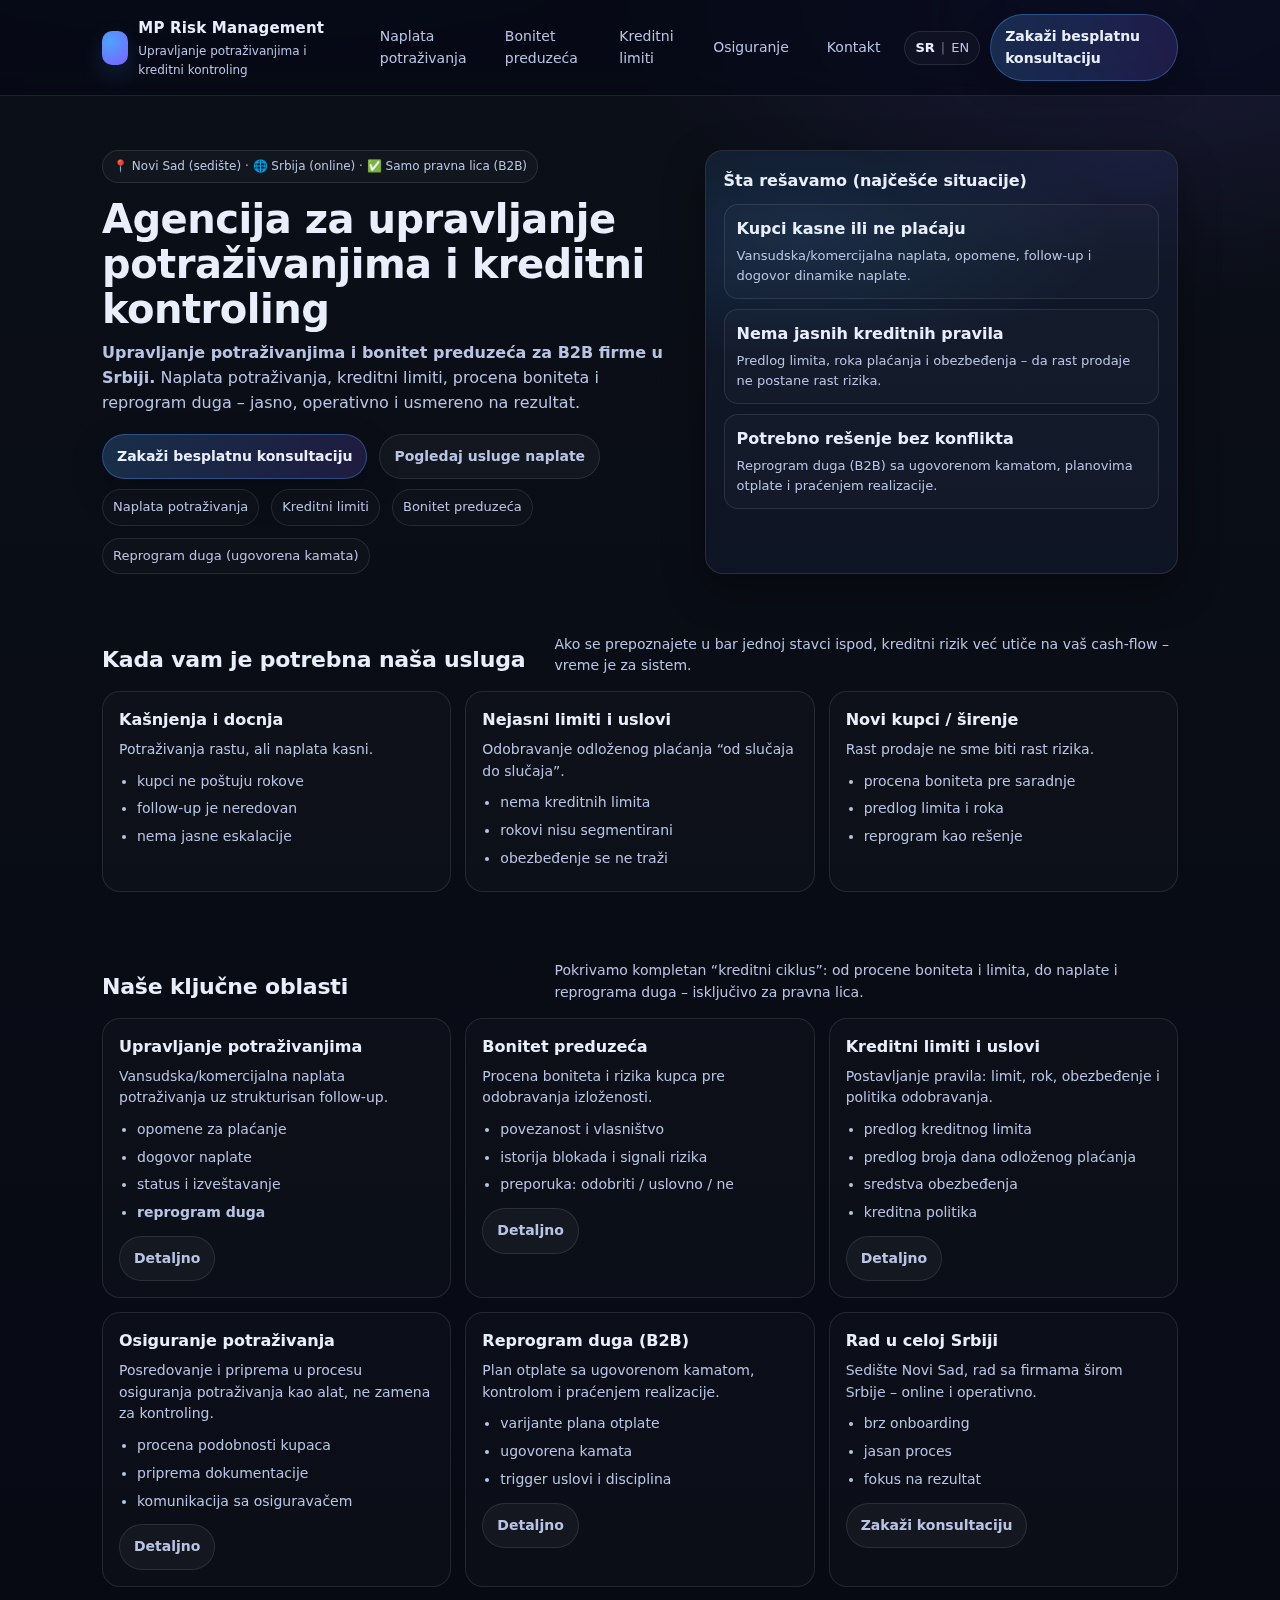
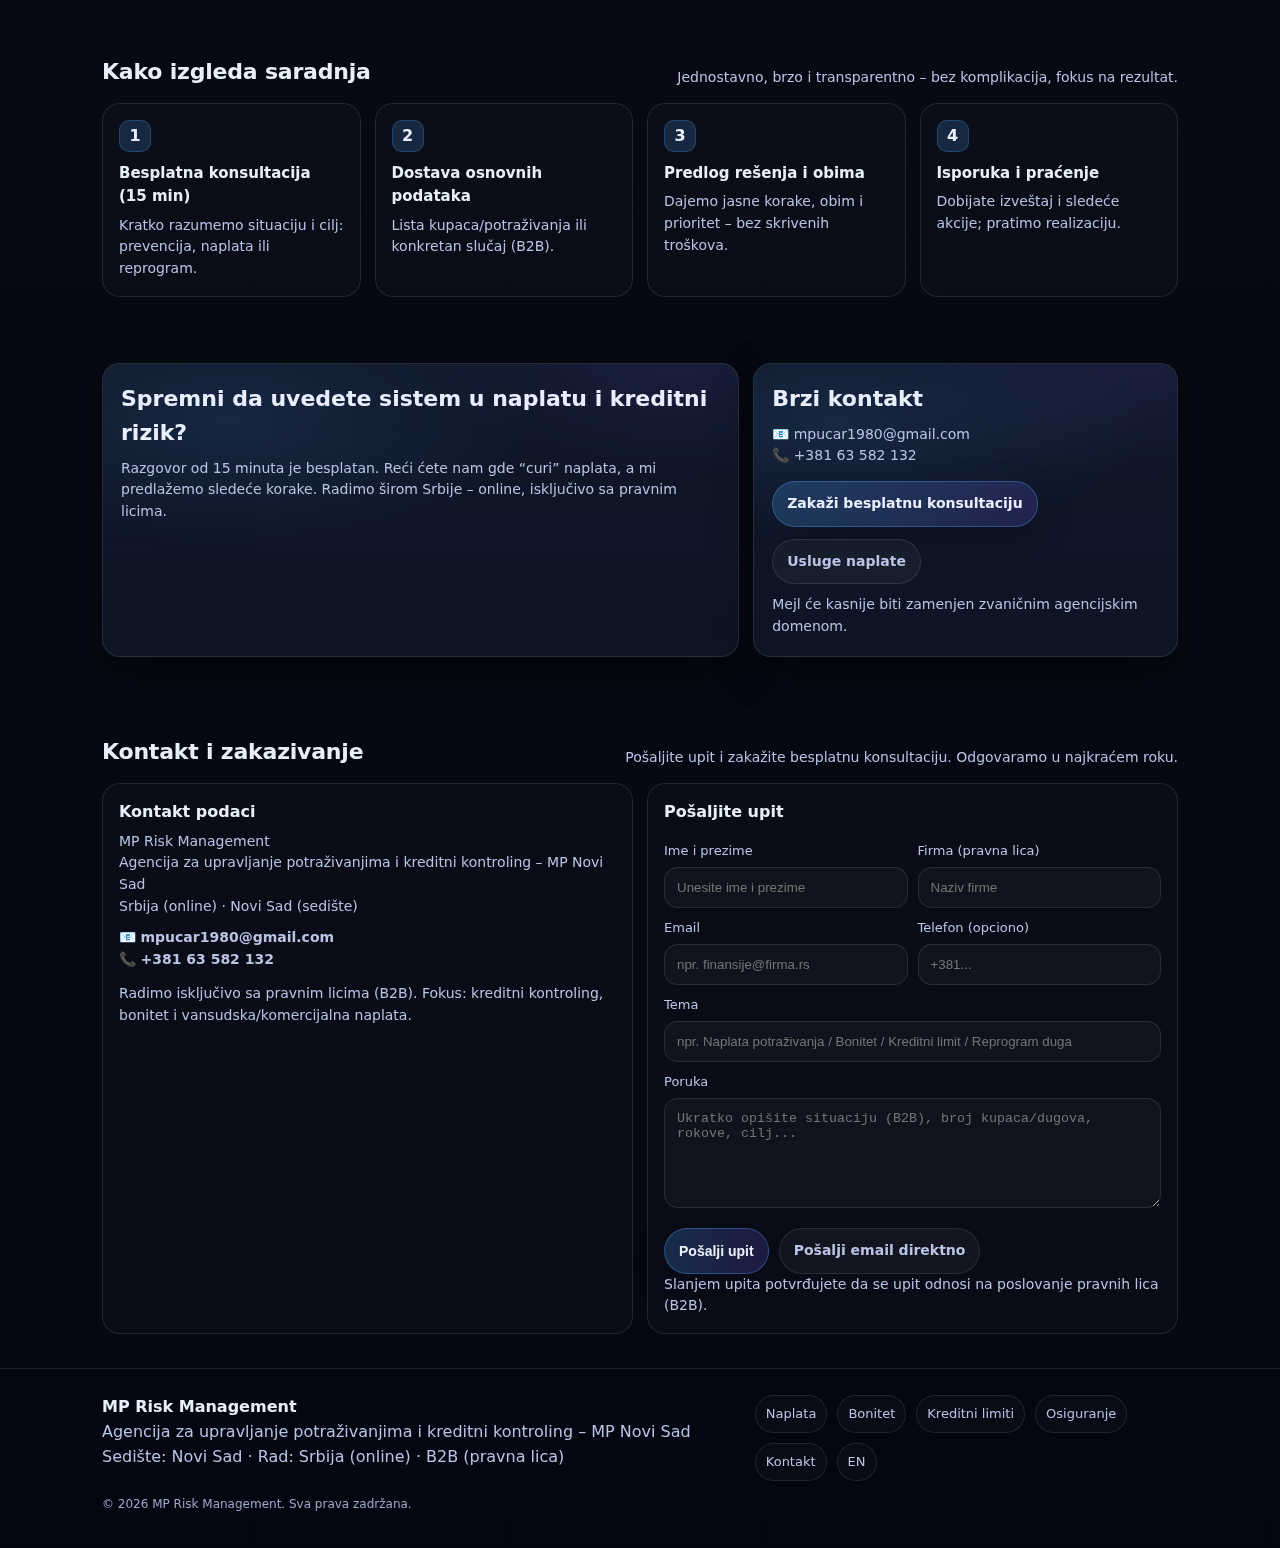
<file: mpwebstudio-main-fixed/mp-risk-management.html>
<!DOCTYPE html>
<html lang="sr">
<head>
<!-- Google tag (gtag.js) -->
<script async src="https://www.googletagmanager.com/gtag/js?id=G-QEXT642B7V"></script>
<script>
  window.dataLayer = window.dataLayer || [];
  function gtag(){dataLayer.push(arguments);}
  gtag('js', new Date());

  gtag('config', 'G-QEXT642B7V');
</script>

  <meta charset="UTF-8" />
  <meta name="viewport" content="width=device-width, initial-scale=1.0" />

  <!-- ====== SEO BASIC ====== -->
  <title>MP Risk Management | Upravljanje potraživanjima i bonitet preduzeća (Srbija)</title>
  <meta name="description" content="MP Risk Management – agencija za upravljanje potraživanjima i kreditni kontroling. Naplata potraživanja, bonitet preduzeća, kreditni limiti, reprogram duga (B2B). Novi Sad i Srbija (online)." />
  <meta name="robots" content="index,follow" />

  <!-- CHANGE THIS DOMAIN ONCE YOU HAVE IT -->
  <link rel="canonical" href="https://tvojdomen.rs/" />

  <!-- Hreflang (SR default + EN) -->
  <link rel="alternate" hreflang="sr" href="https://tvojdomen.rs/" />
  <link rel="alternate" hreflang="en" href="https://tvojdomen.rs/en/" />
  <link rel="alternate" hreflang="x-default" href="https://tvojdomen.rs/" />

  <!-- Open Graph -->
  <meta property="og:image" content="https://tvojdomen.rs/img/og-mp-risk-management.jpg" />
<meta property="og:image:width" content="1200" />
<meta property="og:image:height" content="630" />
<meta property="og:image:type" content="image/jpeg" />
  <meta property="og:title" content="MP Risk Management | Upravljanje potraživanjima i bonitet preduzeća" />
  <meta property="og:description" content="Naplata potraživanja · Kreditni limiti · Bonitet preduzeća · Reprogram duga (B2B). Novi Sad | Srbija (online)." />
  <meta property="og:url" content="https://tvojdomen.rs/" />
  <!-- Optional: add OG image when you have it -->
  <!-- <meta property="og:image" content="https://tvojdomen.rs/img/og.jpg" /> -->

  <!-- ====== FAVICON (optional) ====== -->
  <!-- <link rel="icon" href="/favicon.ico" /> -->

  <!-- ====== SIMPLE, FAST CSS (Mobile-first + hamburger) ====== -->
  <style>
    :root{
      --bg:#0b0f17;
      --panel:#111a2b;
      --panel2:#0f1626;
      --text:#e9eefc;
      --muted:#b9c4e4;
      --line:rgba(255,255,255,.10);
      --brand:#4da3ff;
      --brand2:#7b61ff;
      --shadow: 0 14px 40px rgba(0,0,0,.35);
      --radius:18px;
      --max:1120px;
      --pad:22px;
    }
    *{box-sizing:border-box}
    html{scroll-behavior:smooth}
    body{
      margin:0;
      font-family: ui-sans-serif, system-ui, -apple-system, Segoe UI, Roboto, Arial, "Noto Sans", "Liberation Sans", sans-serif;
      background:
        radial-gradient(1200px 600px at 20% -10%, rgba(77,163,255,.18), transparent 60%),
        radial-gradient(900px 500px at 90% 0%, rgba(123,97,255,.14), transparent 60%),
        linear-gradient(180deg, var(--bg), #060913 60%, #050713);
      color:var(--text);
      line-height:1.55;
    }
    a{color:inherit; text-decoration:none}
    .container{max-width:var(--max); margin:0 auto; padding:0 var(--pad)}
    .sr-only{
      position:absolute; width:1px; height:1px; padding:0; margin:-1px;
      overflow:hidden; clip:rect(0,0,0,0); white-space:nowrap; border:0;
    }

    /* ===== Header ===== */
    header{
      position:sticky; top:0; z-index:50;
      backdrop-filter:saturate(140%) blur(10px);
      background:rgba(5,7,19,.68);
      border-bottom:1px solid var(--line);
    }
    .nav{
      display:flex; align-items:center; justify-content:space-between;
      padding:14px 0;
      gap:14px;
    }
    .brand{
      display:flex; align-items:center; gap:10px;
      min-width:220px;
    }
    .logo{
      width:34px; height:34px; border-radius:10px;
      background: radial-gradient(circle at 30% 30%, var(--brand), var(--brand2));
      box-shadow: 0 10px 24px rgba(77,163,255,.18);
    }
    .brand strong{font-size:15px; letter-spacing:.2px}
    .brand span{display:block; font-size:12px; color:var(--muted); margin-top:2px}

    .nav-links{
      display:flex; align-items:center; gap:18px;
    }
    .nav-links a{
      font-size:14px; color:var(--muted);
      padding:8px 10px;
      border-radius:12px;
      transition:.2s ease;
    }
    .nav-links a:hover{background:rgba(255,255,255,.06); color:var(--text)}
    .nav-right{
      display:flex; align-items:center; gap:10px;
    }
    .lang{
      display:flex; align-items:center; gap:6px;
      border:1px solid var(--line);
      border-radius:999px;
      padding:6px 10px;
      background:rgba(255,255,255,.03);
      color:var(--muted);
      font-size:13px;
      white-space:nowrap;
    }
    .lang a{color:var(--muted)}
    .lang a.active{color:var(--text); font-weight:700}
    .lang .sep{opacity:.5}

    .btn{
      display:inline-flex; align-items:center; justify-content:center;
      gap:10px;
      padding:11px 14px;
      border-radius:999px;
      border:1px solid rgba(77,163,255,.35);
      background:linear-gradient(90deg, rgba(77,163,255,.22), rgba(123,97,255,.18));
      color:var(--text);
      font-weight:700;
      font-size:14px;
      box-shadow: 0 12px 34px rgba(0,0,0,.22);
      transition:.18s ease;
      cursor:pointer;
    }
    .btn:hover{transform:translateY(-1px); border-color:rgba(77,163,255,.55)}
    .btn:active{transform:translateY(0)}
    .btn.secondary{
      background:rgba(255,255,255,.04);
      border:1px solid var(--line);
      font-weight:600;
      color:var(--muted);
      box-shadow:none;
    }

    /* Hamburger */
    .burger{
      display:none;
      width:44px; height:44px;
      border-radius:14px;
      border:1px solid var(--line);
      background:rgba(255,255,255,.03);
      cursor:pointer;
      align-items:center;
      justify-content:center;
      gap:5px;
      flex-direction:column;
    }
    .burger span{
      width:18px; height:2px; background:rgba(233,238,252,.85);
      border-radius:2px;
      transition:.2s ease;
    }
    .mobile-panel{
      display:none;
      padding:10px 0 16px 0;
      border-top:1px solid var(--line);
    }
    .mobile-panel a{
      display:block;
      padding:12px 10px;
      color:var(--muted);
      border-radius:12px;
    }
    .mobile-panel a:hover{background:rgba(255,255,255,.06); color:var(--text)}
    .mobile-cta{
      margin-top:10px;
      display:flex; gap:10px; flex-wrap:wrap;
    }

    /* ===== Hero ===== */
    .hero{
      padding:54px 0 26px 0;
    }
    .hero-grid{
      display:grid;
      grid-template-columns: 1.1fr .9fr;
      gap:24px;
      align-items:stretch;
    }
    .pill{
      display:inline-flex; align-items:center; gap:8px;
      font-size:12px;
      color:var(--muted);
      border:1px solid var(--line);
      border-radius:999px;
      padding:6px 10px;
      background:rgba(255,255,255,.03);
    }
    .h1{
      font-size:40px;
      line-height:1.12;
      margin:14px 0 10px;
      letter-spacing:-.5px;
    }
    .lead{
      color:var(--muted);
      font-size:16px;
      margin:0 0 18px;
      max-width:64ch;
    }
    .hero-actions{
      display:flex; gap:12px; flex-wrap:wrap;
      margin:14px 0 10px;
    }
    .trustline{
      display:flex; gap:12px; flex-wrap:wrap;
      color:var(--muted);
      font-size:13px;
      margin-top:10px;
    }
    .trustline span{
      border:1px solid var(--line);
      padding:7px 10px;
      border-radius:999px;
      background:rgba(255,255,255,.02);
    }

    .card{
      background:linear-gradient(180deg, rgba(17,26,43,.92), rgba(15,22,38,.88));
      border:1px solid var(--line);
      border-radius:var(--radius);
      box-shadow:var(--shadow);
      padding:18px;
      overflow:hidden;
      position:relative;
    }
    .card::before{
      content:"";
      position:absolute; inset:-2px;
      background:radial-gradient(520px 220px at 20% 20%, rgba(77,163,255,.18), transparent 60%),
                 radial-gradient(420px 200px at 90% 0%, rgba(123,97,255,.14), transparent 60%);
      pointer-events:none;
      opacity:.7;
    }
    .card > *{position:relative; z-index:1}
    .card h2{margin:0 0 10px; font-size:16px}
    .mini{
      display:grid; gap:10px;
      margin-top:10px;
    }
    .mini .item{
      border:1px solid var(--line);
      border-radius:14px;
      padding:12px;
      background:rgba(255,255,255,.02);
    }
    .mini .item b{display:block; margin-bottom:4px}
    .mini .item p{margin:0; color:var(--muted); font-size:13px}

    /* ===== Sections ===== */
    section{padding:34px 0}
    .section-title{
      display:flex; align-items:flex-end; justify-content:space-between;
      gap:18px; margin-bottom:14px;
    }
    .section-title h2{
      margin:0;
      font-size:22px;
      letter-spacing:-.2px;
    }
    .section-title p{
      margin:0;
      color:var(--muted);
      max-width:70ch;
      font-size:14px;
    }

    .grid-3{
      display:grid;
      grid-template-columns: repeat(3, 1fr);
      gap:14px;
    }
    .box{
      border:1px solid var(--line);
      border-radius:var(--radius);
      padding:16px;
      background:rgba(255,255,255,.02);
    }
    .box h3{margin:0 0 6px; font-size:16px}
    .box p{margin:0; color:var(--muted); font-size:14px}
    .box ul{margin:10px 0 0; padding-left:18px; color:var(--muted); font-size:14px}
    .box li{margin:6px 0}

    .steps{
      display:grid;
      grid-template-columns: repeat(4, 1fr);
      gap:14px;
    }
    .step{
      border:1px solid var(--line);
      border-radius:var(--radius);
      padding:16px;
      background:rgba(255,255,255,.02);
    }
    .step .n{
      width:32px; height:32px;
      display:flex; align-items:center; justify-content:center;
      border-radius:10px;
      background:rgba(77,163,255,.18);
      border:1px solid rgba(77,163,255,.25);
      font-weight:800;
      margin-bottom:10px;
    }
    .step h3{margin:0 0 6px; font-size:15px}
    .step p{margin:0; color:var(--muted); font-size:14px}

    .cta{
      padding:32px 0 44px;
    }
    .cta-wrap{
      display:grid;
      grid-template-columns: 1.2fr .8fr;
      gap:14px;
      align-items:stretch;
    }
    .cta h2{margin:0 0 8px; font-size:22px}
    .cta p{margin:0; color:var(--muted); font-size:14px}

    /* ===== Contact ===== */
    .contact-grid{
      display:grid;
      grid-template-columns: 1fr 1fr;
      gap:14px;
      align-items:stretch;
    }
    label{display:block; font-size:13px; color:var(--muted); margin:10px 0 6px}
    input, textarea{
      width:100%;
      padding:12px 12px;
      border-radius:14px;
      border:1px solid var(--line);
      background:rgba(255,255,255,.03);
      color:var(--text);
      outline:none;
    }
    textarea{min-height:110px; resize:vertical}
    input:focus, textarea:focus{border-color:rgba(77,163,255,.55)}
    .form-row{display:grid; grid-template-columns: 1fr 1fr; gap:10px}
    .form-actions{margin-top:12px; display:flex; gap:10px; flex-wrap:wrap}
    .note{color:var(--muted); font-size:12px; margin:10px 0 0}

    /* ===== Footer ===== */
    footer{
      padding:26px 0 34px;
      border-top:1px solid var(--line);
      color:var(--muted);
      background:rgba(0,0,0,.10);
    }
    .footer-grid{
      display:grid;
      grid-template-columns: 1.2fr .8fr;
      gap:18px;
    }
    .foot-links{display:flex; gap:10px; flex-wrap:wrap}
    .foot-links a{
      padding:8px 10px;
      border:1px solid var(--line);
      border-radius:999px;
      background:rgba(255,255,255,.02);
      font-size:13px;
      color:var(--muted);
    }
    .foot-links a:hover{color:var(--text); background:rgba(255,255,255,.05)}

    /* ===== Responsive ===== */
    @media (max-width: 980px){
      .hero-grid{grid-template-columns: 1fr; }
      .cta-wrap{grid-template-columns: 1fr;}
      .steps{grid-template-columns: 1fr 1fr;}
      .grid-3{grid-template-columns: 1fr;}
      .contact-grid{grid-template-columns: 1fr;}
    }
    @media (max-width: 860px){
      .nav-links{display:none}
      .burger{display:flex}
      .nav-right .lang{display:none}
      .h1{font-size:34px}
      .form-row{grid-template-columns: 1fr;}
    }
    @media (max-width: 520px){
      .h1{font-size:30px}
      .brand{min-width:unset}
      .btn{width:100%}
      .hero-actions{gap:10px}
    }
  </style>

  <!-- ====== STRUCTURED DATA (Organization + LocalBusiness + WebSite) ====== -->
  <script type="application/ld+json">
  {
    "@context": "https://schema.org",
    "@graph": [
      {
        "@type": "Organization",
        "@id": "https://tvojdomen.rs/#org",
        "name": "MP Risk Management",
        "url": "https://tvojdomen.rs/",
        "email": "mpucar1980@gmail.com",
        "telephone": "+38163582132",
        "areaServed": "RS",
        "sameAs": []
      },
      {
        "@type": "LocalBusiness",
        "@id": "https://tvojdomen.rs/#local",
        "name": "MP Risk Management",
        "url": "https://tvojdomen.rs/",
        "telephone": "+38163582132",
        "email": "mpucar1980@gmail.com",
        "address": {
          "@type": "PostalAddress",
          "addressLocality": "Novi Sad",
          "addressCountry": "RS"
        },
        "areaServed": "RS"
      },
      {
        "@type": "WebSite",
        "@id": "https://tvojdomen.rs/#website",
        "url": "https://tvojdomen.rs/",
        "name": "MP Risk Management",
        "publisher": {
          "@id": "https://tvojdomen.rs/#org"
        }
      }
    ]
  }
  </script>
</head>

<body>
  <!-- ===== HEADER / NAV ===== -->
  <header>
    <div class="container">
      <nav class="nav" aria-label="Glavna navigacija">
        <a class="brand" href="/" aria-label="MP Risk Management početna">
          <div class="logo" aria-hidden="true"></div>
          <div>
            <strong>MP Risk Management</strong>
            <span>Upravljanje potraživanjima i kreditni kontroling</span>
          </div>
        </a>

        <div class="nav-links" role="navigation" aria-label="Linkovi">
          <a href="/naplata-potrazivanja/">Naplata potraživanja</a>
          <a href="/bonitet-preduzeca/">Bonitet preduzeća</a>
          <a href="/kreditni-limit-i-uslovi-placanja/">Kreditni limiti</a>
          <a href="/osiguranje-potrazivanja/">Osiguranje</a>
          <a href="#kontakt">Kontakt</a>
        </div>

        <div class="nav-right">
          <div class="lang" aria-label="Izbor jezika">
            <a class="active" href="/">SR</a>
            <span class="sep">|</span>
            <a href="/en/">EN</a>
          </div>

          <a class="btn" href="#kontakt">Zakaži besplatnu konsultaciju</a>

          <button class="burger" id="burger" aria-label="Otvori meni" aria-expanded="false" aria-controls="mobileMenu">
            <span></span><span></span><span></span>
          </button>
        </div>
      </nav>

      <!-- Mobile panel -->
      <div class="mobile-panel" id="mobileMenu">
        <a href="/naplata-potrazivanja/">Naplata potraživanja</a>
        <a href="/bonitet-preduzeca/">Bonitet preduzeća</a>
        <a href="/kreditni-limit-i-uslovi-placanja/">Kreditni limiti</a>
        <a href="/osiguranje-potrazivanja/">Osiguranje potraživanja</a>
        <a href="#kontakt">Kontakt</a>

        <div class="mobile-cta">
          <a class="btn" href="#kontakt">Zakaži besplatnu konsultaciju</a>
          <a class="btn secondary" href="/en/">English (EN)</a>
        </div>
      </div>
    </div>
  </header>

  <!-- ===== HERO ===== -->
  <main>
    <section class="hero">
      <div class="container">
        <div class="hero-grid">
          <div>
            <div class="pill">📍 Novi Sad (sedište) · 🌐 Srbija (online) · ✅ Samo pravna lica (B2B)</div>

            <h1 class="h1">Agencija za upravljanje potraživanjima i kreditni kontroling</h1>

            <p class="lead">
              <strong>Upravljanje potraživanjima i bonitet preduzeća za B2B firme u Srbiji.</strong>
              Naplata potraživanja, kreditni limiti, procena boniteta i reprogram duga – jasno, operativno i usmereno na rezultat.
            </p>

            <div class="hero-actions">
              <a class="btn" href="#kontakt">Zakaži besplatnu konsultaciju</a>
              <a class="btn secondary" href="/naplata-potrazivanja/">Pogledaj usluge naplate</a>
            </div>

            <div class="trustline" aria-label="Ključne usluge">
              <span>Naplata potraživanja</span>
              <span>Kreditni limiti</span>
              <span>Bonitet preduzeća</span>
              <span>Reprogram duga (ugovorena kamata)</span>
            </div>
          </div>

          <aside class="card" aria-label="Brzi pregled">
            <h2>Šta rešavamo (najčešće situacije)</h2>
            <div class="mini">
              <div class="item">
                <b>Kupci kasne ili ne plaćaju</b>
                <p>Vansudska/komercijalna naplata, opomene, follow-up i dogovor dinamike naplate.</p>
              </div>
              <div class="item">
                <b>Nema jasnih kreditnih pravila</b>
                <p>Predlog limita, roka plaćanja i obezbeđenja – da rast prodaje ne postane rast rizika.</p>
              </div>
              <div class="item">
                <b>Potrebno rešenje bez konflikta</b>
                <p>Reprogram duga (B2B) sa ugovorenom kamatom, planovima otplate i praćenjem realizacije.</p>
              </div>
            </div>
          </aside>
        </div>
      </div>
    </section>

    <!-- ===== WHEN YOU NEED US ===== -->
    <section>
      <div class="container">
        <div class="section-title">
          <h2>Kada vam je potrebna naša usluga</h2>
          <p>
            Ako se prepoznajete u bar jednoj stavci ispod, kreditni rizik već utiče na vaš cash-flow – vreme je za sistem.
          </p>
        </div>

        <div class="grid-3">
          <div class="box">
            <h3>Kašnjenja i docnja</h3>
            <p>Potraživanja rastu, ali naplata kasni.</p>
            <ul>
              <li>kupci ne poštuju rokove</li>
              <li>follow-up je neredovan</li>
              <li>nema jasne eskalacije</li>
            </ul>
          </div>

          <div class="box">
            <h3>Nejasni limiti i uslovi</h3>
            <p>Odobravanje odloženog plaćanja “od slučaja do slučaja”.</p>
            <ul>
              <li>nema kreditnih limita</li>
              <li>rokovi nisu segmentirani</li>
              <li>obezbeđenje se ne traži</li>
            </ul>
          </div>

          <div class="box">
            <h3>Novi kupci / širenje</h3>
            <p>Rast prodaje ne sme biti rast rizika.</p>
            <ul>
              <li>procena boniteta pre saradnje</li>
              <li>predlog limita i roka</li>
              <li>reprogram kao rešenje</li>
            </ul>
          </div>
        </div>
      </div>
    </section>

    <!-- ===== KEY AREAS ===== -->
    <section id="usluge">
      <div class="container">
        <div class="section-title">
          <h2>Naše ključne oblasti</h2>
          <p>
            Pokrivamo kompletan “kreditni ciklus”: od procene boniteta i limita, do naplate i reprograma duga – isključivo za pravna lica.
          </p>
        </div>

        <div class="grid-3">
          <div class="box">
            <h3>Upravljanje potraživanjima</h3>
            <p>Vansudska/komercijalna naplata potraživanja uz strukturisan follow-up.</p>
            <ul>
              <li>opomene za plaćanje</li>
              <li>dogovor naplate</li>
              <li>status i izveštavanje</li>
              <li><strong>reprogram duga</strong></li>
            </ul>
            <p style="margin-top:12px">
              <a class="btn secondary" href="/naplata-potrazivanja/">Detaljno</a>
            </p>
          </div>

          <div class="box">
            <h3>Bonitet preduzeća</h3>
            <p>Procena boniteta i rizika kupca pre odobravanja izloženosti.</p>
            <ul>
              <li>povezanost i vlasništvo</li>
              <li>istorija blokada i signali rizika</li>
              <li>preporuka: odobriti / uslovno / ne</li>
            </ul>
            <p style="margin-top:12px">
              <a class="btn secondary" href="/bonitet-preduzeca/">Detaljno</a>
            </p>
          </div>

          <div class="box">
            <h3>Kreditni limiti i uslovi</h3>
            <p>Postavljanje pravila: limit, rok, obezbeđenje i politika odobravanja.</p>
            <ul>
              <li>predlog kreditnog limita</li>
              <li>predlog broja dana odloženog plaćanja</li>
              <li>sredstva obezbeđenja</li>
              <li>kreditna politika</li>
            </ul>
            <p style="margin-top:12px">
              <a class="btn secondary" href="/kreditni-limit-i-uslovi-placanja/">Detaljno</a>
            </p>
          </div>
        </div>

        <div style="height:14px"></div>

        <div class="grid-3">
          <div class="box">
            <h3>Osiguranje potraživanja</h3>
            <p>Posredovanje i priprema u procesu osiguranja potraživanja kao alat, ne zamena za kontroling.</p>
            <ul>
              <li>procena podobnosti kupaca</li>
              <li>priprema dokumentacije</li>
              <li>komunikacija sa osiguravačem</li>
            </ul>
            <p style="margin-top:12px">
              <a class="btn secondary" href="/osiguranje-potrazivanja/">Detaljno</a>
            </p>
          </div>

          <div class="box">
            <h3>Reprogram duga (B2B)</h3>
            <p>Plan otplate sa ugovorenom kamatom, kontrolom i praćenjem realizacije.</p>
            <ul>
              <li>varijante plana otplate</li>
              <li>ugovorena kamata</li>
              <li>trigger uslovi i disciplina</li>
            </ul>
            <p style="margin-top:12px">
              <a class="btn secondary" href="/naplata-potrazivanja/#reprogram">Detaljno</a>
            </p>
          </div>

          <div class="box">
            <h3>Rad u celoj Srbiji</h3>
            <p>Sedište Novi Sad, rad sa firmama širom Srbije – online i operativno.</p>
            <ul>
              <li>brz onboarding</li>
              <li>jasan proces</li>
              <li>fokus na rezultat</li>
            </ul>
            <p style="margin-top:12px">
              <a class="btn secondary" href="#kontakt">Zakaži konsultaciju</a>
            </p>
          </div>
        </div>
      </div>
    </section>

    <!-- ===== PROCESS ===== -->
    <section>
      <div class="container">
        <div class="section-title">
          <h2>Kako izgleda saradnja</h2>
          <p>Jednostavno, brzo i transparentno – bez komplikacija, fokus na rezultat.</p>
        </div>

        <div class="steps">
          <div class="step">
            <div class="n">1</div>
            <h3>Besplatna konsultacija (15 min)</h3>
            <p>Kratko razumemo situaciju i cilj: prevencija, naplata ili reprogram.</p>
          </div>
          <div class="step">
            <div class="n">2</div>
            <h3>Dostava osnovnih podataka</h3>
            <p>Lista kupaca/potraživanja ili konkretan slučaj (B2B).</p>
          </div>
          <div class="step">
            <div class="n">3</div>
            <h3>Predlog rešenja i obima</h3>
            <p>Dajemo jasne korake, obim i prioritet – bez skrivenih troškova.</p>
          </div>
          <div class="step">
            <div class="n">4</div>
            <h3>Isporuka i praćenje</h3>
            <p>Dobijate izveštaj i sledeće akcije; pratimo realizaciju.</p>
          </div>
        </div>
      </div>
    </section>

    <!-- ===== CTA ===== -->
    <section class="cta">
      <div class="container">
        <div class="cta-wrap">
          <div class="card">
            <h2>Spremni da uvedete sistem u naplatu i kreditni rizik?</h2>
            <p>
              Razgovor od 15 minuta je besplatan. Reći ćete nam gde “curi” naplata, a mi predlažemo sledeće korake.
              Radimo širom Srbije – online, isključivo sa pravnim licima.
            </p>
          </div>
          <div class="card">
            <h2>Brzi kontakt</h2>
            <p style="margin-bottom:12px">📧 <a href="mailto:mpucar1980@gmail.com">mpucar1980@gmail.com</a><br/>
              📞 <a href="tel:+38163582132">+381 63 582 132</a>
            </p>
            <div class="hero-actions">
              <a class="btn" href="#kontakt">Zakaži besplatnu konsultaciju</a>
              <a class="btn secondary" href="/naplata-potrazivanja/">Usluge naplate</a>
            </div>
            <p class="note">Mejl će kasnije biti zamenjen zvaničnim agencijskim domenom.</p>
          </div>
        </div>
      </div>
    </section>

    <!-- ===== CONTACT ===== -->
    <section id="kontakt">
      <div class="container">
        <div class="section-title">
          <h2>Kontakt i zakazivanje</h2>
          <p>Pošaljite upit i zakažite besplatnu konsultaciju. Odgovaramo u najkraćem roku.</p>
        </div>

        <div class="contact-grid">
          <div class="box">
            <h3>Kontakt podaci</h3>
            <p style="margin:0 0 10px; color:var(--muted)">
              MP Risk Management<br/>
              Agencija za upravljanje potraživanjima i kreditni kontroling – MP Novi Sad<br/>
              Srbija (online) · Novi Sad (sedište)
            </p>

            <p style="margin:0; color:var(--muted)">
              📧 <a href="mailto:mpucar1980@gmail.com"><strong>mpucar1980@gmail.com</strong></a><br/>
              📞 <a href="tel:+38163582132"><strong>+381 63 582 132</strong></a>
            </p>

            <p class="note" style="margin-top:12px">
              Radimo isključivo sa pravnim licima (B2B). Fokus: kreditni kontroling, bonitet i vansudska/komercijalna naplata.
            </p>
          </div>

          <div class="box" aria-label="Kontakt forma">
            <h3>Pošaljite upit</h3>

            <!-- NOTE: This is a static form. Connect it to your backend / form service later. -->
            <form action="#" method="post">
              <div class="form-row">
                <div>
                  <label for="ime">Ime i prezime</label>
                  <input id="ime" name="ime" type="text" placeholder="Unesite ime i prezime" required />
                </div>
                <div>
                  <label for="firma">Firma (pravna lica)</label>
                  <input id="firma" name="firma" type="text" placeholder="Naziv firme" required />
                </div>
              </div>

              <div class="form-row">
                <div>
                  <label for="email">Email</label>
                  <input id="email" name="email" type="email" placeholder="npr. finansije@firma.rs" required />
                </div>
                <div>
                  <label for="telefon">Telefon (opciono)</label>
                  <input id="telefon" name="telefon" type="tel" placeholder="+381..." />
                </div>
              </div>

              <label for="tema">Tema</label>
              <input id="tema" name="tema" type="text" placeholder="npr. Naplata potraživanja / Bonitet / Kreditni limit / Reprogram duga" />

              <label for="poruka">Poruka</label>
              <textarea id="poruka" name="poruka" placeholder="Ukratko opišite situaciju (B2B), broj kupaca/dugova, rokove, cilj..." required></textarea>

              <div class="form-actions">
                <button class="btn" type="submit">Pošalji upit</button>
                <a class="btn secondary" href="mailto:mpucar1980@gmail.com?subject=Upit%20-%20MP%20Risk%20Management">Pošalji email direktno</a>
              </div>

              <p class="note">
                Slanjem upita potvrđujete da se upit odnosi na poslovanje pravnih lica (B2B).
              </p>
            </form>
          </div>
        </div>
      </div>
    </section>
  </main>

  <!-- ===== FOOTER ===== -->
  <footer>
    <div class="container">
      <div class="footer-grid">
        <div>
          <strong style="color:var(--text)">MP Risk Management</strong><br />
          <span>Agencija za upravljanje potraživanjima i kreditni kontroling – MP Novi Sad</span><br/>
          <span>Sedište: Novi Sad · Rad: Srbija (online) · B2B (pravna lica)</span>
        </div>

        <div>
          <div class="foot-links">
            <a href="/naplata-potrazivanja/">Naplata</a>
            <a href="/bonitet-preduzeca/">Bonitet</a>
            <a href="/kreditni-limit-i-uslovi-placanja/">Kreditni limiti</a>
            <a href="/osiguranje-potrazivanja/">Osiguranje</a>
            <a href="#kontakt">Kontakt</a>
            <a href="/en/">EN</a>
          </div>
        </div>
      </div>

      <div style="margin-top:14px; font-size:12px; color:rgba(185,196,228,.85)">
        © <span id="year"></span> MP Risk Management. Sva prava zadržana.
      </div>
    </div>
  </footer>

  <!-- ===== Minimal JS (hamburger + year) ===== -->
  <script>
    (function () {
      const burger = document.getElementById('burger');
      const menu = document.getElementById('mobileMenu');

      if (burger && menu) {
        burger.addEventListener('click', () => {
          const isOpen = burger.getAttribute('aria-expanded') === 'true';
          burger.setAttribute('aria-expanded', String(!isOpen));
          menu.style.display = isOpen ? 'none' : 'block';
        });

        // Close menu on link click (mobile)
        menu.querySelectorAll('a').forEach(a => {
          a.addEventListener('click', () => {
            burger.setAttribute('aria-expanded', 'false');
            menu.style.display = 'none';
          });
        });
      }

      const y = document.getElementById('year');
      if (y) y.textContent = new Date().getFullYear();
    })();
  </script>
</body>
</html>
</file>
<file: mpwebstudio-main-fixed/style.css>
/* ----------------------------------------------------- */
/* GOOGLE FONTS */
/* ----------------------------------------------------- */
@import url('https://fonts.googleapis.com/css2?family=Inter:wght@300;400;500;600;700;800&display=swap');


/* ----------------------------------------------------- */
/* RESET */
/* ----------------------------------------------------- */
* {
  margin: 0;
  padding: 0;
  box-sizing: border-box;
}
body {
  background: #0d111c;
  font-family: 'Inter', sans-serif;
  color: #fff;
  line-height: 1.6;
  overflow-x: hidden;
}

img, video {
  max-width: 100%;
  display: block;
}


/* ----------------------------------------------------- */
/* CONTAINERS */
/* ----------------------------------------------------- */
.container {
  width: 90%;
  max-width: 1300px;
  margin: 0 auto;
}

.page-section {
  padding: 70px 0;
}

.page-title {
  font-size: 42px;
  color: #ffffff;
  font-weight: 700;
  margin-bottom: 10px;
  text-align: center;
}

.page-subtitle {
  color: #b9c8ff;
  text-align: center;
  max-width: 800px;
  margin: 0 auto 30px;
  font-size: 18px;
}


/* ----------------------------------------------------- */
/* HEADER */
/* ----------------------------------------------------- */
.header {
  width: 100%;
  padding: 18px 0;
  position: sticky;
  top: 0;
  z-index: 1000;
  background: rgba(13,17,28,0.82);
  backdrop-filter: blur(14px);
}

.header .container {
  display: flex;
  align-items: center;
  justify-content: space-between;
}

.logo {
  display: flex;
  align-items: center;
  gap: 10px;
}

.logo img {
  width: 32px;
}

.logo span {
  font-weight: 700;
  letter-spacing: 1px;
  font-size: 15px;
}

.nav {
  display: flex;
  align-items: center;
  gap: 26px;
}

.nav a {
  color: #d5dcff;
  font-size: 15px;
  text-decoration: none;
  transition: 0.25s;
}

.nav a:hover,
.nav a.active {
  color: #4f8cff;
}


/* ----------------------------------------------------- */
/* HAMBURGER */
/* ----------------------------------------------------- */
.hamburger {
  width: 30px;
  height: 22px;
  flex-shrink: 0;
  display: none; /* ← BITNO: ne prikazuje se na desktopu */
  flex-direction: column;
  justify-content: space-between;
  cursor: pointer;
}

.hamburger span {
  width: 100%;
  height: 3px;
  background: #d5dcff;
  border-radius: 2px;
  transition: 0.3s;
}


/* ----------------------------------------------------- */
/* MOBILE NAV */
/* ----------------------------------------------------- */
.mobile-nav {
  position: fixed;
  top: 0;
  right: -100%;
  width: 70%;
  height: 100vh;
  background: #0e1422;
  padding-top: 100px;
  display: flex;
  flex-direction: column;
  gap: 22px;
  padding-left: 30px;
  transition: 0.3s;
  z-index: 999;
}

.mobile-nav a {
  color: #d5dcff;
  font-size: 18px;
  text-decoration: none;
}

.mobile-nav.active {
  right: 0;
}


/* ----------------------------------------------------- */
/* HERO */
/* ----------------------------------------------------- */
.hero {
  padding-top: 20px;
}

.hero-wrapper {
  max-width: 1100px;
  margin: 0 auto;
  padding: 18px 24px;
  border-radius: 28px;
  background: rgba(17,23,38,0.55);
  box-shadow:
    0 0 32px rgba(79, 140, 255, 0.28),
    0 0 14px rgba(79, 140, 255, 0.25) inset;
  border: 1px solid rgba(79,140,255,0.35);
  text-align: center;
}

.hero-title {
  font-size: 36px;
  line-height: 1.3;
  margin-bottom: 22px;
}

.hero-subtitle {
  margin: 25px 0;
  color: #b9c8ff;
  font-size: 18px;
}

/* FULL-WIDTH VIDEO */
.hero-video-box {
  width: 100%;
  margin: 0 auto;
}

.video-frame {
  width: 50%;
  margin: 0 auto;
  border-radius: 18px;
  overflow: hidden;
  border: 1px solid rgba(79,140,255,0.45);
  box-shadow: 0 0 18px rgba(79,140,255,0.35);
}

.video-frame video {
  width: 100%;
  height: auto;
  display: block;
}

.hero-buttons {
  display: flex;
  justify-content: center;
  gap: 20px;
  margin-top: 25px;
}


/* ----------------------------------------------------- */
/* BUTTONS */
/* ----------------------------------------------------- */
.btn-primary {
  background: #4f8cff;
  padding: 12px 28px;
  border-radius: 12px;
  color: #fff;
  font-weight: 600;
  text-decoration: none;
  box-shadow: 0 0 18px rgba(79,140,255,0.55);
  transition: 0.25s;
}

.btn-primary:hover {
  background: #5f9dff;
}

.btn-secondary {
  padding: 12px 28px;
  border-radius: 12px;
  border: 1px solid #4f8cff;
  color: #4f8cff;
  text-decoration: none;
  font-weight: 600;
  transition: 0.25s;
}

.btn-secondary:hover {
  background: rgba(79,140,255,0.18);
}


/* ----------------------------------------------------- */
/* STARS / TRUST */
/* ----------------------------------------------------- */
.trust-content {
  text-align: center;
  margin-top: 40px;
}

.stars {
  font-size: 32px;
  color: #ffd76f;
}

.trust-text {
  font-size: 18px;
  color: #b9c8ff;
  margin-top: 8px;
}


/* ----------------------------------------------------- */
/* HERO WRAPPERS GLOBAL */
/* ----------------------------------------------------- */
.hero-wrapper {
  margin-bottom: 40px;
}

.pill {
  background: rgba(79,140,255,0.15);
  padding: 10px 16px;
  border-radius: 18px;
  color: #d0dcff;
  border: 1px solid rgba(79,140,255,0.25);
}


/* ----------------------------------------------------- */
/* FAQ – ACCORDION */
/* ----------------------------------------------------- */
.faq-item {
  padding: 15px 0;
  border-bottom: 1px solid rgba(255,255,255,0.07);
}

.faq-question {
  width: 100%;
  background: none;
  border: none;
  color: #fff;
  font-size: 18px;
  font-weight: 600;
  display: flex;
  justify-content: space-between;
  cursor: pointer;
}

.faq-icon {
  color: #4f8cff;
  font-size: 22px;
}

.faq-answer {
  max-height: 0;
  overflow: hidden;
  transition: max-height 0.25s ease;
  color: #b9c8ff;
}

.faq-answer-inner {
  padding: 10px 0;
}


/* ----------------------------------------------------- */
/* FORM (KONTAKT) */
/* ----------------------------------------------------- */
form input, form textarea {
  width: 100%;
  padding: 12px 14px;
  border-radius: 10px;
  border: 1px solid rgba(79,140,255,0.35);
  background: rgba(18,25,39,0.65);
  color: #fff;
  font-size: 15px;
}

form textarea {
  min-height: 120px;
}

.form-button {
  margin-top: 20px;
  width: 100%;
  padding: 14px 18px;
  background: #4f8cff;
  color: #fff;
  border: none;
  border-radius: 12px;
  font-size: 17px;
  font-weight: 600;
  cursor: pointer;
}

.form-status {
  margin-top: 12px;
  padding: 10px 12px;
  border-radius: 12px;
  border: 1px solid rgba(255,255,255,0.10);
  background: rgba(18,25,39,0.45);
  color: #b9c8ff;
  font-size: 14px;
  line-height: 1.4;
  min-height: 18px;
}

.form-status.ok {
  border-color: rgba(80, 200, 120, 0.35);
  color: #bfead1;
}

.form-status.err {
  border-color: rgba(255, 90, 90, 0.35);
  color: #ffd0d0;
}


/* ----------------------------------------------------- */
/* KONTAKT – LAYOUT (2 KARTICE + MAPA ISPOD) */
/* ----------------------------------------------------- */
.contact-grid {
  /* malo šire da mapa izgleda "premium" */
  max-width: 1280px;
  margin: 0 auto;
  display: grid;
  grid-template-columns: 1fr;
  gap: 34px;
}

/* ukloni dodatni margin koji hero-wrapper ima globalno */
.contact-grid .hero-wrapper {
  margin-bottom: 0;
}

/* u gridu kartice treba da popune kolonu (hero-wrapper globalno ima max-width + auto margine) */
.contact-grid .contact-card {
  width: 100%;
  max-width: none;
  margin: 0;
}


.contact-card-title {
  font-size: 26px;
  margin-bottom: 15px;
}

.contact-card-subtitle {
  font-size: 22px;
  margin-top: 25px;
  margin-bottom: 10px;
}

.contact-card p {
  color: #b9c8ff;
  margin-bottom: 10px;
}

.contact-card a {
  color: #4f8cff;
  text-decoration: none;
}

.contact-last {
  margin-bottom: 20px;
}

.contact-lead {
  margin-bottom: 18px;
}

.contact-note {
  color: #8ea2d9;
  font-size: 13px;
  margin-top: 12px;
  line-height: 1.4;
}

.contact-form-fields {
  display: grid;
  gap: 12px;
}

/* mapa kao puna širina ispod kartica */
.contact-map {
  padding: 0;
  overflow: hidden;
}

.contact-map .map-box {
  /* veća i responsivna visina za premium izgled */
  height: clamp(420px, 55vh, 680px);
  border: 0;
  border-radius: 0;
}

.contact-map .map-box iframe {
  display: block;
  width: 100%;
  height: 100%;
}

@media (min-width: 992px) {
  .contact-grid {
    grid-template-columns: 1fr 1fr;
  }

  .contact-map {
    grid-column: 1 / -1;
  }
}


/* MAP */
.map-box {
  width: 100%;
  height: 360px;
  border-radius: 18px;
  border: 1px solid rgba(79,140,255,0.40);
  overflow: hidden;
}


/* ----------------------------------------------------- */
/* FOOTER */
/* ----------------------------------------------------- */
.footer {
  margin-top: 60px;
  padding: 40px 0;
  border-top: 1px solid rgba(255,255,255,0.08);
}

.footer-wrapper {
  display: flex;
  flex-wrap: wrap;
  justify-content: space-between;
  gap: 25px;
}

.footer-col h3,
.footer-col h4 {
  margin-bottom: 8px;
}

.footer-col a {
  color: #b9c8ff;
  text-decoration: none;
}

.footer-cta {
  padding: 10px 20px;
  background: #4f8cff;
  color: #fff !important;
  border-radius: 10px;
  font-weight: 600;
}

.footer-bottom {
  text-align: center;
  color: #6f7baa;
  margin-top: 25px;
}


/* ----------------------------------------------------- */
/* RESPONSIVE */
/* ----------------------------------------------------- */
@media (max-width: 900px) {
  .nav {
    display: none;
  }
  .hamburger {
    display: flex; /* ← vidljiv samo ispod 900px */
  }
}

@media (max-width: 600px) {

  .hero-title {
    font-size: 28px;
  }

  .page-title {
    font-size: 32px;
  }

  .hero-wrapper {
    padding: 28px 20px;
  }

  .footer-wrapper {
    flex-direction: column;
  }
}


.footer-col p {
  margin: 0 0 10px;
}

.footer-icon-link,
.contact-inline-link {
  display: inline-flex;
  align-items: center;
  gap: 8px;
  flex-wrap: wrap;
}

.footer-icon {
  width: 28px;
  height: 28px;
  display: inline-flex;
  align-items: center;
  justify-content: center;
  border-radius: 999px;
  background: rgba(79, 140, 255, 0.14);
  border: 1px solid rgba(79, 140, 255, 0.32);
  color: #dce7ff;
  font-size: 14px;
  line-height: 1;
}

.contact-instagram-cta {
  display: inline-flex;
  align-items: center;
  justify-content: center;
  margin-top: 10px;
  padding: 11px 18px;
  border-radius: 12px;
  background: rgba(79, 140, 255, 0.14);
  border: 1px solid rgba(79, 140, 255, 0.35);
  color: #dce7ff;
  text-decoration: none;
  font-weight: 600;
  transition: transform 0.2s ease, background 0.2s ease, border-color 0.2s ease;
}

.contact-instagram-cta:hover {
  transform: translateY(-1px);
  background: rgba(79, 140, 255, 0.22);
  border-color: rgba(79, 140, 255, 0.5);
}
</file>
<file: style.css>
/* ----------------------------------------------------- */
/* RESET */
/* ----------------------------------------------------- */
* {
  margin: 0;
  padding: 0;
  box-sizing: border-box;
}
body {
  background: #0d111c;
  font-family: 'Inter', sans-serif;
  color: #fff;
  line-height: 1.6;
  overflow-x: hidden;
}

img, video {
  max-width: 100%;
  display: block;
}


/* ----------------------------------------------------- */
/* CONTAINERS */
/* ----------------------------------------------------- */
.container {
  width: 90%;
  max-width: 1300px;
  margin: 0 auto;
}

.page-section {
  padding: 70px 0;
}

.page-title {
  font-size: 42px;
  color: #ffffff;
  font-weight: 700;
  margin-bottom: 10px;
  text-align: center;
}

.page-subtitle {
  color: #b9c8ff;
  text-align: center;
  max-width: 800px;
  margin: 0 auto 30px;
  font-size: 18px;
}


/* ----------------------------------------------------- */
/* HEADER */
/* ----------------------------------------------------- */
.header {
  width: 100%;
  padding: 18px 0;
  position: sticky;
  top: 0;
  z-index: 1000;
  background: rgba(13,17,28,0.82);
  backdrop-filter: blur(14px);
}

.header .container {
  display: flex;
  align-items: center;
  justify-content: space-between;
}

.logo {
  display: flex;
  align-items: center;
  gap: 10px;
}

.logo img {
  width: 32px;
}

.logo span {
  font-weight: 700;
  letter-spacing: 1px;
  font-size: 15px;
}

.nav {
  display: flex;
  align-items: center;
  gap: 26px;
}

.nav a {
  color: #d5dcff;
  font-size: 15px;
  text-decoration: none;
  transition: 0.25s;
}

.nav a:hover,
.nav a.active {
  color: #4f8cff;
}


/* ----------------------------------------------------- */
/* HAMBURGER */
/* ----------------------------------------------------- */
.hamburger {
  width: 30px;
  height: 22px;
  flex-shrink: 0;
  display: none; /* ← BITNO: ne prikazuje se na desktopu */
  flex-direction: column;
  justify-content: space-between;
  cursor: pointer;
}

.hamburger span {
  width: 100%;
  height: 3px;
  background: #d5dcff;
  border-radius: 2px;
  transition: 0.3s;
}

.hamburger {
  background: transparent;
  border: 0;
  padding: 0;
}

.hamburger:focus-visible,
.nav a:focus-visible,
.mobile-nav a:focus-visible,
.btn-primary:focus-visible,
.btn-secondary:focus-visible,
.footer-cta:focus-visible,
.contact-instagram-cta:focus-visible,
.faq-question:focus-visible,
form input:focus-visible,
form textarea:focus-visible,
.form-button:focus-visible,
.footer-col a:focus-visible {
  outline: 2px solid #8fb6ff;
  outline-offset: 3px;
}

.hamburger.active span:nth-child(1) {
  transform: translateY(9px) rotate(45deg);
}

.hamburger.active span:nth-child(2) {
  opacity: 0;
}

.hamburger.active span:nth-child(3) {
  transform: translateY(-9px) rotate(-45deg);
}


/* ----------------------------------------------------- */
/* MOBILE NAV */
/* ----------------------------------------------------- */
.mobile-nav {
  position: fixed;
  top: 0;
  right: -100%;
  width: 70%;
  height: 100vh;
  background: #0e1422;
  padding-top: 100px;
  display: flex;
  flex-direction: column;
  gap: 22px;
  padding-left: 30px;
  transition: 0.3s;
  z-index: 999;
}

.mobile-nav a {
  color: #d5dcff;
  font-size: 18px;
  text-decoration: none;
}

.mobile-nav.active {
  right: 0;
}


/* ----------------------------------------------------- */
/* HERO */
/* ----------------------------------------------------- */
.hero {
  padding-top: 20px;
}

.hero-wrapper {
  max-width: 1100px;
  margin: 0 auto;
  padding: 18px 24px;
  border-radius: 28px;
  background: rgba(17,23,38,0.55);
  box-shadow:
    0 0 32px rgba(79, 140, 255, 0.28),
    0 0 14px rgba(79, 140, 255, 0.25) inset;
  border: 1px solid rgba(79,140,255,0.35);
  text-align: center;
}

.hero-title {
  font-size: 36px;
  line-height: 1.3;
  margin-bottom: 22px;
}

.hero-subtitle {
  margin: 25px 0;
  color: #b9c8ff;
  font-size: 18px;
}

/* FULL-WIDTH VIDEO */
.hero-video-box {
  width: 100%;
  margin: 0 auto;
}

.video-frame {
  width: 50%;
  margin: 0 auto;
  border-radius: 18px;
  overflow: hidden;
  border: 1px solid rgba(79,140,255,0.45);
  box-shadow: 0 0 18px rgba(79,140,255,0.35);
}

.video-frame video {
  width: 100%;
  height: auto;
  display: block;
}

.hero-buttons {
  display: flex;
  justify-content: center;
  gap: 20px;
  margin-top: 25px;
}


/* ----------------------------------------------------- */
/* BUTTONS */
/* ----------------------------------------------------- */
.btn-primary {
  background: #4f8cff;
  padding: 12px 28px;
  border-radius: 12px;
  color: #fff;
  font-weight: 600;
  text-decoration: none;
  box-shadow: 0 0 18px rgba(79,140,255,0.55);
  transition: 0.25s;
}

.btn-primary:hover {
  background: #5f9dff;
}

.btn-secondary {
  padding: 12px 28px;
  border-radius: 12px;
  border: 1px solid #4f8cff;
  color: #4f8cff;
  text-decoration: none;
  font-weight: 600;
  transition: 0.25s;
}

.btn-secondary:hover {
  background: rgba(79,140,255,0.18);
}


/* ----------------------------------------------------- */
/* STARS / TRUST */
/* ----------------------------------------------------- */
.trust-content {
  text-align: center;
  margin-top: 40px;
}

.stars {
  font-size: 32px;
  color: #ffd76f;
}

.trust-text {
  font-size: 18px;
  color: #b9c8ff;
  margin-top: 8px;
}


/* ----------------------------------------------------- */
/* HERO WRAPPERS GLOBAL */
/* ----------------------------------------------------- */
.hero-wrapper {
  margin-bottom: 40px;
}

.pill {
  background: rgba(79,140,255,0.15);
  padding: 10px 16px;
  border-radius: 18px;
  color: #d0dcff;
  border: 1px solid rgba(79,140,255,0.25);
}


/* ----------------------------------------------------- */
/* FAQ – ACCORDION */
/* ----------------------------------------------------- */
.faq-item {
  padding: 15px 0;
  border-bottom: 1px solid rgba(255,255,255,0.07);
}

.faq-question {
  width: 100%;
  background: none;
  border: none;
  color: #fff;
  font-size: 18px;
  font-weight: 600;
  display: flex;
  justify-content: space-between;
  align-items: center;
  gap: 16px;
  text-align: left;
  cursor: pointer;
}

.faq-icon {
  color: #4f8cff;
  font-size: 22px;
}

.faq-answer {
  max-height: 0;
  overflow: hidden;
  transition: max-height 0.25s ease;
  color: #b9c8ff;
}

.faq-answer-inner {
  padding: 10px 0;
}


/* ----------------------------------------------------- */
/* FORM (KONTAKT) */
/* ----------------------------------------------------- */
form input, form textarea {
  width: 100%;
  padding: 12px 14px;
  border-radius: 10px;
  border: 1px solid rgba(79,140,255,0.35);
  background: rgba(18,25,39,0.65);
  color: #fff;
  font-size: 15px;
}

form textarea {
  min-height: 120px;
}

.form-button {
  margin-top: 20px;
  width: 100%;
  padding: 14px 18px;
  background: #4f8cff;
  color: #fff;
  border: none;
  border-radius: 12px;
  font-size: 17px;
  font-weight: 600;
  cursor: pointer;
}

.form-status {
  margin-top: 12px;
  padding: 10px 12px;
  border-radius: 12px;
  border: 1px solid rgba(255,255,255,0.10);
  background: rgba(18,25,39,0.45);
  color: #b9c8ff;
  font-size: 14px;
  line-height: 1.4;
  min-height: 18px;
}

.form-status.ok {
  border-color: rgba(80, 200, 120, 0.35);
  color: #bfead1;
}

.form-status.err {
  border-color: rgba(255, 90, 90, 0.35);
  color: #ffd0d0;
}


/* ----------------------------------------------------- */
/* KONTAKT – LAYOUT (2 KARTICE + MAPA ISPOD) */
/* ----------------------------------------------------- */
.contact-grid {
  /* malo šire da mapa izgleda "premium" */
  max-width: 1280px;
  margin: 0 auto;
  display: grid;
  grid-template-columns: 1fr;
  gap: 34px;
}

/* ukloni dodatni margin koji hero-wrapper ima globalno */
.contact-grid .hero-wrapper {
  margin-bottom: 0;
}

/* u gridu kartice treba da popune kolonu (hero-wrapper globalno ima max-width + auto margine) */
.contact-grid .contact-card {
  width: 100%;
  max-width: none;
  margin: 0;
}


.contact-card-title {
  font-size: 26px;
  margin-bottom: 15px;
}

.contact-card-subtitle {
  font-size: 22px;
  margin-top: 25px;
  margin-bottom: 10px;
}

.contact-card p {
  color: #b9c8ff;
  margin-bottom: 10px;
}

.contact-card a {
  color: #4f8cff;
  text-decoration: none;
}

.contact-last {
  margin-bottom: 20px;
}

.contact-lead {
  margin-bottom: 18px;
}

.contact-note {
  color: #8ea2d9;
  font-size: 13px;
  margin-top: 12px;
  line-height: 1.4;
}

.contact-form-fields {
  display: grid;
  gap: 14px;
}

.form-group {
  display: grid;
  gap: 8px;
}

.form-group label {
  color: #dce7ff;
  font-size: 14px;
  font-weight: 600;
}

.form-hint {
  color: #8ea2d9;
  font-size: 13px;
  line-height: 1.4;
}

/* mapa kao puna širina ispod kartica */
.contact-map {
  padding: 0;
  overflow: hidden;
}

.contact-map .map-box {
  /* veća i responsivna visina za premium izgled */
  height: clamp(420px, 55vh, 680px);
  border: 0;
  border-radius: 0;
}

.contact-map .map-box iframe {
  display: block;
  width: 100%;
  height: 100%;
}

@media (min-width: 992px) {
  .contact-grid {
    grid-template-columns: 1fr 1fr;
  }

  .contact-map {
    grid-column: 1 / -1;
  }
}


/* MAP */
.map-box {
  width: 100%;
  height: 360px;
  border-radius: 18px;
  border: 1px solid rgba(79,140,255,0.40);
  overflow: hidden;
}


/* ----------------------------------------------------- */
/* FOOTER */
/* ----------------------------------------------------- */
.footer {
  margin-top: 60px;
  padding: 40px 0;
  border-top: 1px solid rgba(255,255,255,0.08);
}

.footer-wrapper {
  display: flex;
  flex-wrap: wrap;
  justify-content: space-between;
  gap: 25px;
}

.footer-col h3,
.footer-col h4 {
  margin-bottom: 8px;
}

.footer-col a {
  color: #b9c8ff;
  text-decoration: none;
}

.footer-cta {
  padding: 10px 20px;
  background: #4f8cff;
  color: #fff !important;
  border-radius: 10px;
  font-weight: 600;
}

.footer-bottom {
  text-align: center;
  color: #6f7baa;
  margin-top: 25px;
}


/* ----------------------------------------------------- */
/* RESPONSIVE */
/* ----------------------------------------------------- */
@media (max-width: 900px) {
  .nav {
    display: none;
  }
  .hamburger {
    display: flex; /* ← vidljiv samo ispod 900px */
  }
}

@media (max-width: 600px) {

  .hero-title {
    font-size: 28px;
  }

  .page-title {
    font-size: 32px;
  }

  .hero-wrapper {
    padding: 28px 20px;
  }

  .footer-wrapper {
    flex-direction: column;
  }
}


.footer-col p {
  margin: 0 0 10px;
}

.footer-icon-link,
.contact-inline-link {
  display: inline-flex;
  align-items: center;
  gap: 8px;
  flex-wrap: wrap;
}

.footer-icon {
  width: 28px;
  height: 28px;
  display: inline-flex;
  align-items: center;
  justify-content: center;
  border-radius: 999px;
  background: rgba(79, 140, 255, 0.14);
  border: 1px solid rgba(79, 140, 255, 0.32);
  color: #dce7ff;
  font-size: 14px;
  line-height: 1;
}

.contact-instagram-cta {
  display: inline-flex;
  align-items: center;
  justify-content: center;
  margin-top: 10px;
  padding: 11px 18px;
  border-radius: 12px;
  background: rgba(79, 140, 255, 0.14);
  border: 1px solid rgba(79, 140, 255, 0.35);
  color: #dce7ff;
  text-decoration: none;
  font-weight: 600;
  transition: transform 0.2s ease, background 0.2s ease, border-color 0.2s ease;
}

.contact-instagram-cta:hover {
  transform: translateY(-1px);
  background: rgba(79, 140, 255, 0.22);
  border-color: rgba(79, 140, 255, 0.5);
}


/* ----------------------------------------------------- */
/* PORTFOLIO PAGE */
/* ----------------------------------------------------- */
.portfolio-hero-section {
  padding-top: 48px;
  padding-bottom: 34px;
}

.portfolio-hero-box,
.portfolio-cta-box {
  max-width: 1180px;
}

.portfolio-page-title {
  max-width: 900px;
  margin-left: auto;
  margin-right: auto;
}

.portfolio-page-subtitle {
  margin-bottom: 0;
}

.portfolio-eyebrow,
.section-kicker {
  display: inline-flex;
  align-items: center;
  justify-content: center;
  padding: 8px 14px;
  border-radius: 999px;
  border: 1px solid rgba(79,140,255,0.28);
  background: rgba(79,140,255,0.14);
  color: #dbe6ff;
  font-size: 13px;
  font-weight: 700;
  letter-spacing: 0.03em;
  text-transform: uppercase;
}

.portfolio-highlights {
  display: flex;
  flex-wrap: wrap;
  justify-content: center;
  gap: 12px;
  margin-top: 24px;
}

.portfolio-section {
  padding-top: 34px;
}

.section-heading {
  max-width: 860px;
  margin: 0 auto 28px;
  text-align: center;
}

.section-heading-left {
  margin-left: 0;
  margin-right: 0;
  text-align: left;
}

.section-heading .section-kicker,
.section-heading-left .section-kicker {
  margin-bottom: 16px;
}

.section-heading h2,
.section-heading-left h2,
.portfolio-cta-box h2 {
  font-size: 34px;
  line-height: 1.2;
  margin-bottom: 12px;
  color: #fff;
}

.section-heading p,
.section-heading-left p,
.portfolio-cta-box p {
  color: #b9c8ff;
  font-size: 17px;
}

.portfolio-featured-grid {
  display: grid;
  grid-template-columns: repeat(3, minmax(0, 1fr));
  gap: 24px;
  align-items: stretch;
}

.portfolio-grid {
  display: grid;
  grid-template-columns: repeat(2, minmax(0, 1fr));
  gap: 22px;
}

.portfolio-card {
  display: flex;
  flex-direction: column;
  min-height: 100%;
  border-radius: 24px;
  background: rgba(17,23,38,0.72);
  border: 1px solid rgba(79,140,255,0.18);
  box-shadow: 0 16px 40px rgba(5, 10, 24, 0.28);
  overflow: hidden;
  transition: transform 0.22s ease, border-color 0.22s ease, box-shadow 0.22s ease;
}

.portfolio-card:hover {
  transform: translateY(-4px);
  border-color: rgba(79,140,255,0.34);
  box-shadow: 0 18px 46px rgba(11, 20, 42, 0.34);
}

.portfolio-card-media {
  position: relative;
  aspect-ratio: 16 / 10;
  overflow: hidden;
  background: #0f1728;
  border-bottom: 1px solid rgba(79,140,255,0.16);
}

.portfolio-card-media-compact {
  aspect-ratio: 16 / 9;
}

.portfolio-card-media img {
  width: 100%;
  height: 100%;
  object-fit: cover;
  object-position: top center;
}

.portfolio-card-body {
  display: flex;
  flex-direction: column;
  gap: 12px;
  padding: 22px;
  flex: 1;
}

.portfolio-badges {
  display: flex;
  flex-wrap: wrap;
  gap: 8px;
}

.portfolio-badge {
  display: inline-flex;
  align-items: center;
  padding: 6px 10px;
  border-radius: 999px;
  background: rgba(255,255,255,0.05);
  border: 1px solid rgba(255,255,255,0.08);
  color: #d9e4ff;
  font-size: 12px;
  font-weight: 600;
}

.portfolio-badge-live {
  background: rgba(79,140,255,0.16);
  border-color: rgba(79,140,255,0.28);
  color: #bcd5ff;
}

.portfolio-card h3 {
  font-size: 27px;
  line-height: 1.2;
  color: #fff;
}

.portfolio-card-compact h3 {
  font-size: 23px;
}

.portfolio-meta {
  color: #8fb6ff;
  font-size: 15px;
  font-weight: 600;
}

.portfolio-description {
  color: #b9c8ff;
  font-size: 16px;
}

.portfolio-points {
  display: grid;
  gap: 10px;
  margin: 2px 0 4px;
  padding-left: 20px;
  color: #d5dcff;
}

.portfolio-points li::marker {
  color: #6aa1ff;
}

.portfolio-actions {
  margin-top: auto;
  padding-top: 8px;
}

.portfolio-actions .btn-primary,
.portfolio-actions .btn-secondary {
  display: inline-flex;
  align-items: center;
  justify-content: center;
}

.portfolio-section-secondary {
  padding-top: 12px;
}

.portfolio-cta-section {
  padding-top: 24px;
}

.portfolio-cta-box {
  text-align: center;
}

.portfolio-cta-box p {
  max-width: 720px;
  margin: 0 auto 24px;
}

@media (max-width: 1100px) {
  .portfolio-featured-grid {
    grid-template-columns: 1fr;
  }
}

@media (max-width: 900px) {
  .portfolio-grid {
    grid-template-columns: 1fr;
  }
}

@media (max-width: 600px) {
  .portfolio-hero-section {
    padding-top: 30px;
  }

  .portfolio-card-body {
    padding: 18px;
  }

  .portfolio-card h3,
  .section-heading h2,
  .section-heading-left h2,
  .portfolio-cta-box h2 {
    font-size: 28px;
  }

  .portfolio-description,
  .section-heading p,
  .section-heading-left p,
  .portfolio-cta-box p {
    font-size: 16px;
  }
}
</file>
